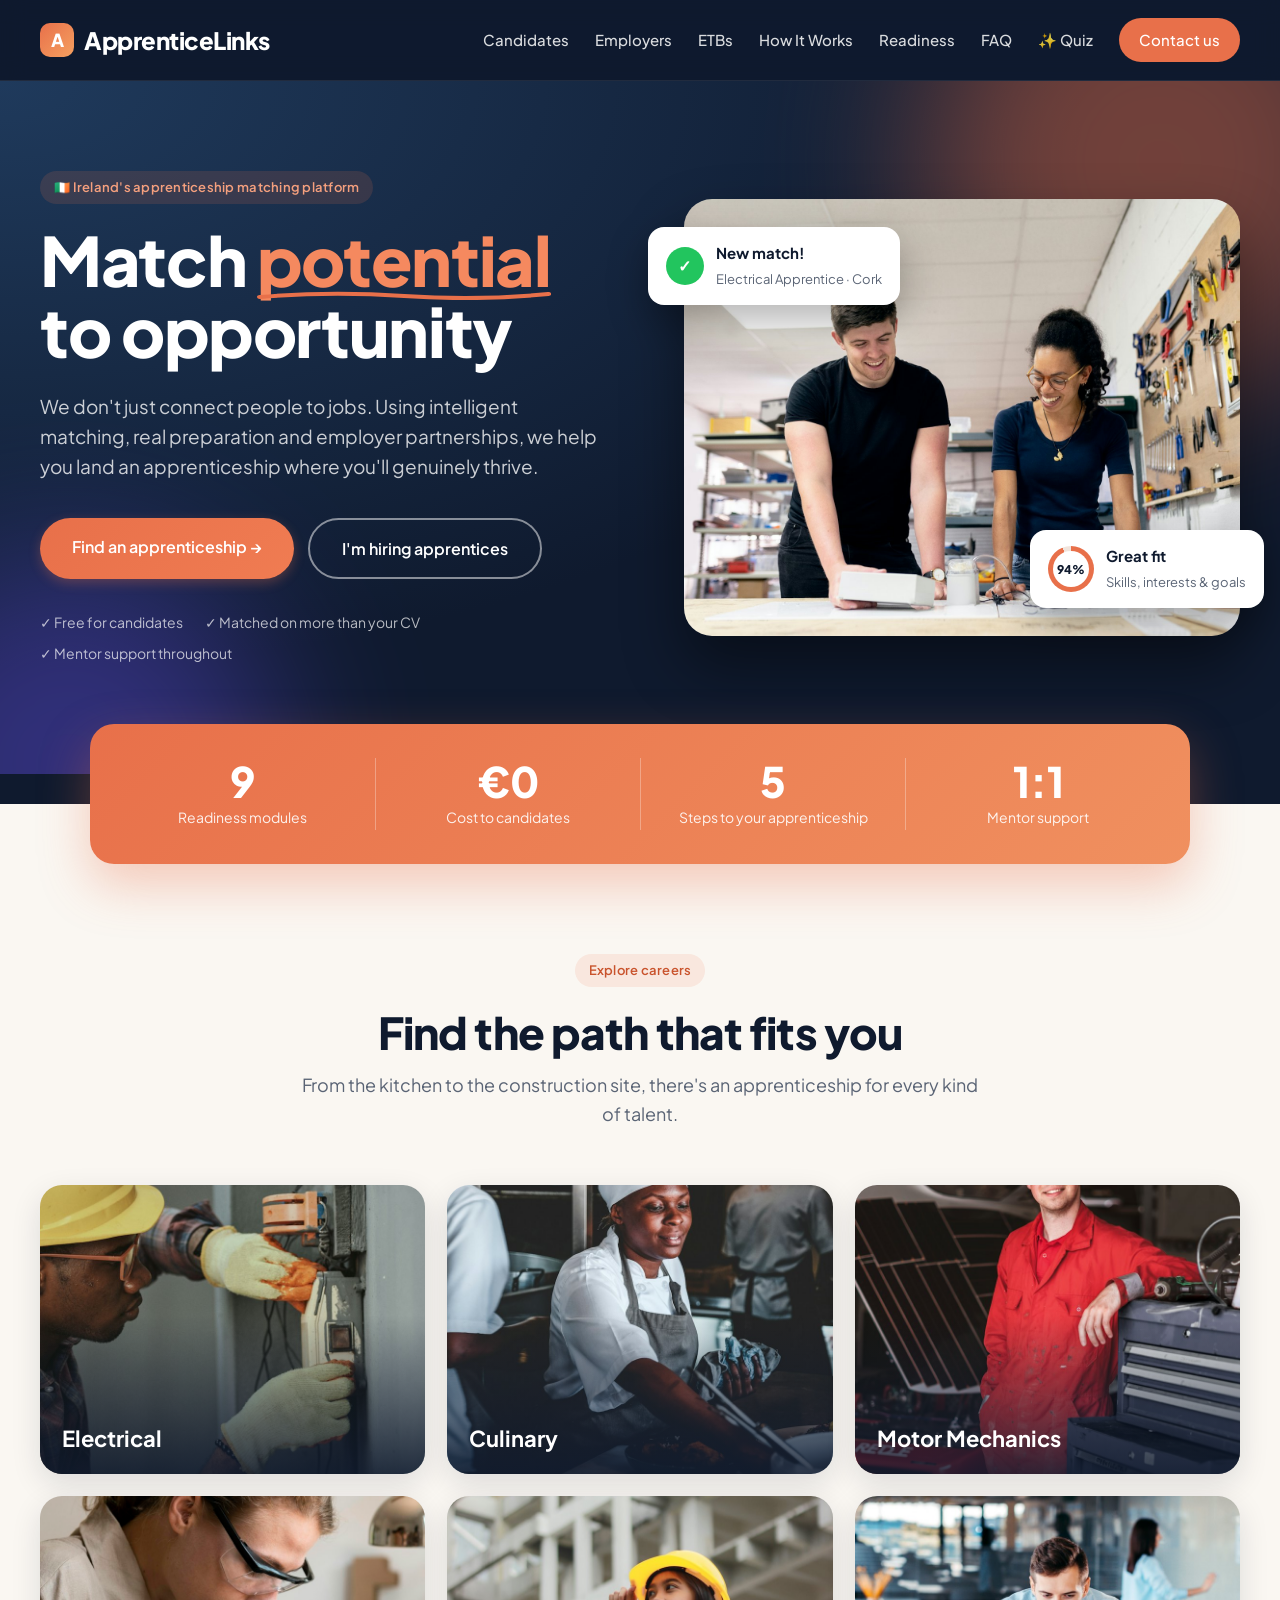
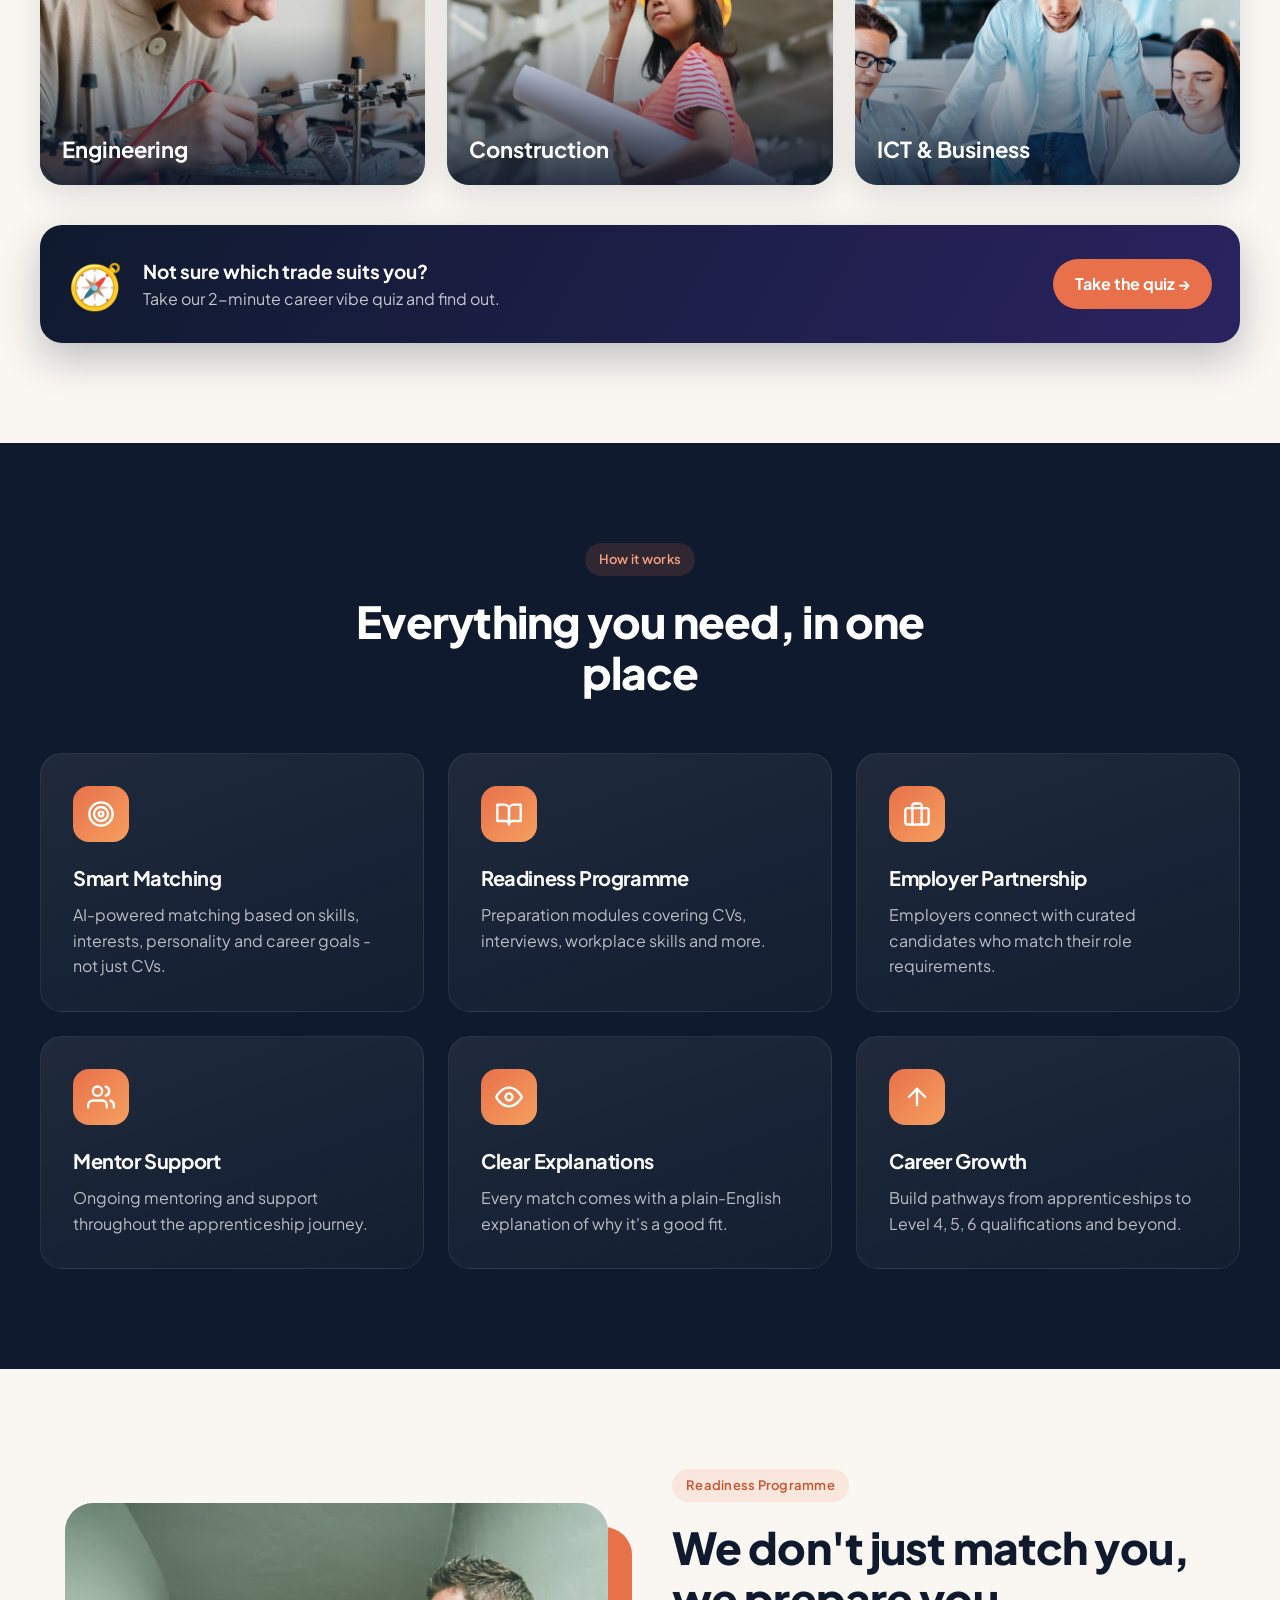
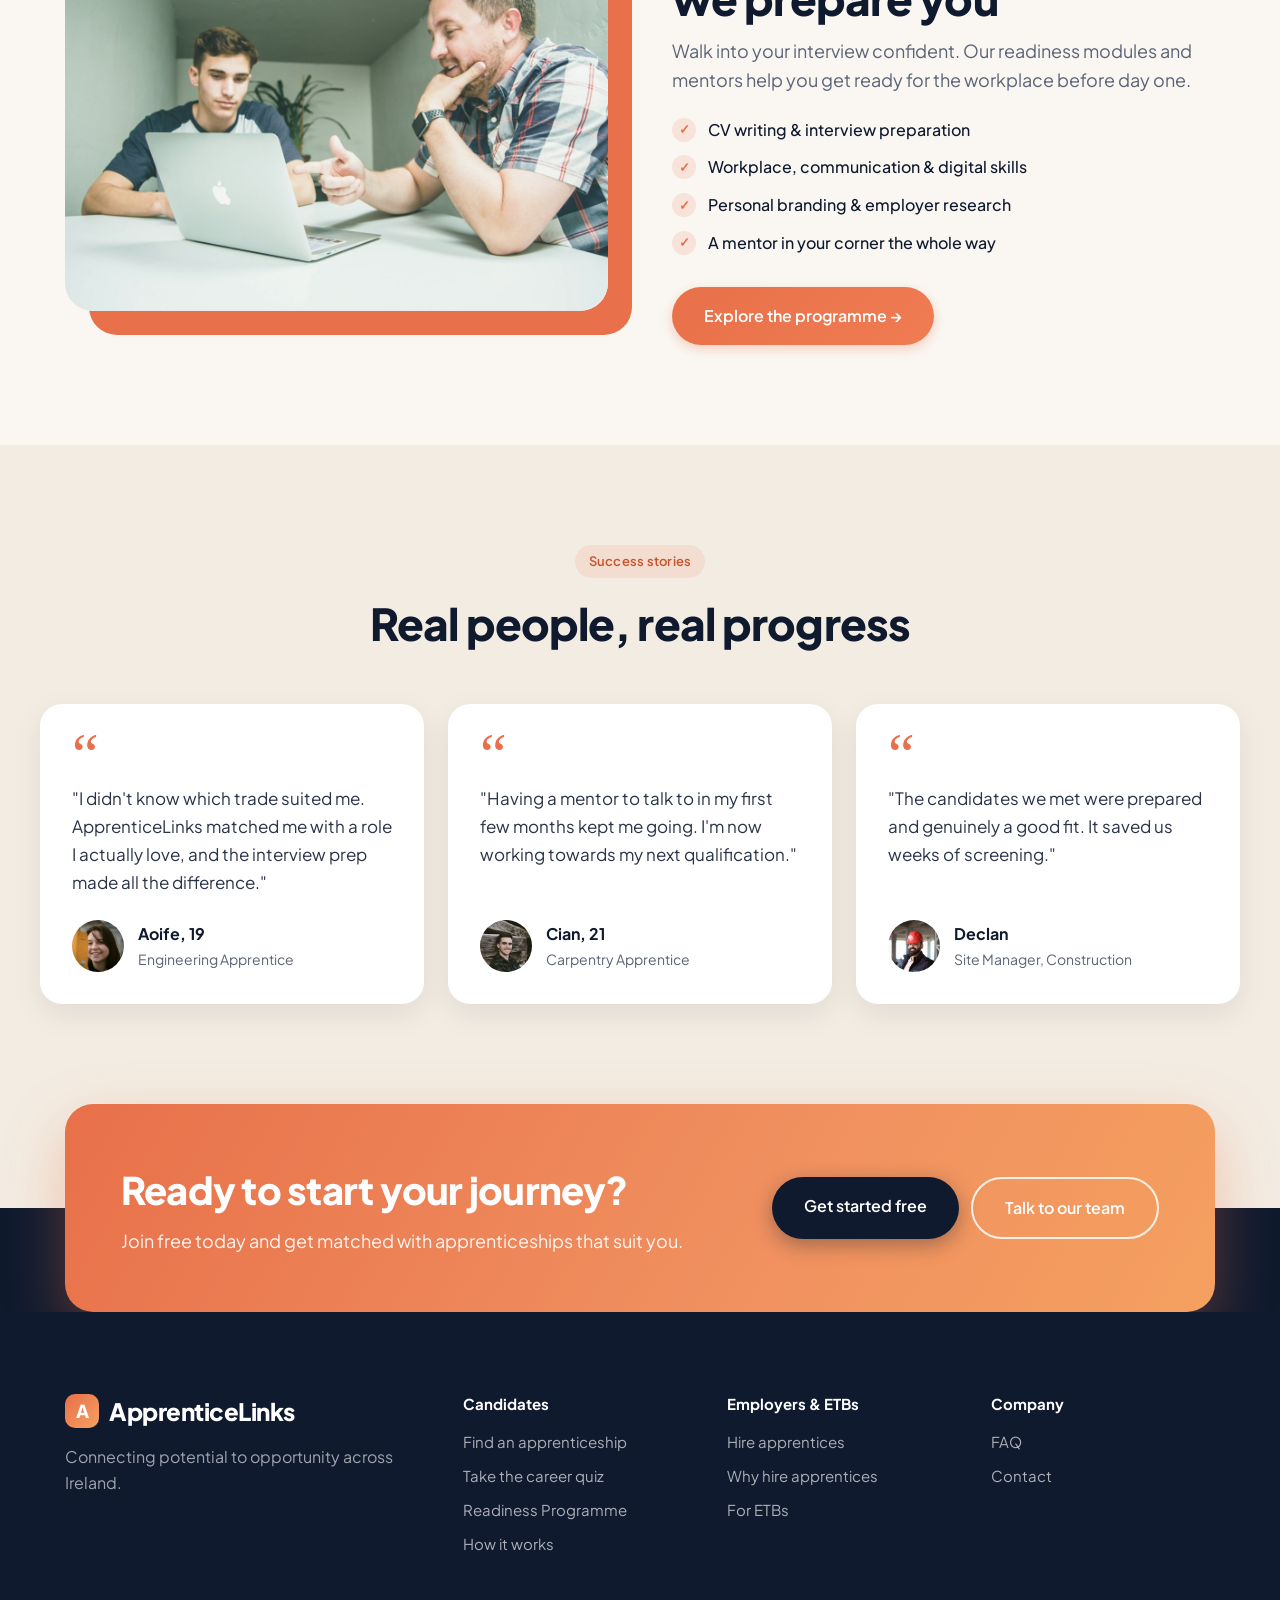
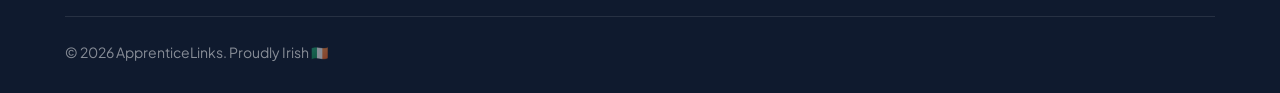
<file: index.html>
<!DOCTYPE html>
<html lang="en">
<head>
  <meta charset="UTF-8">
  <meta name="viewport" content="width=device-width, initial-scale=1.0">
  <meta name="description" content="ApprenticeLinks - Ireland's leading AI-powered apprenticeship matching platform">
  <title>ApprenticeLinks - Match Potential to Opportunity</title>
  <link rel="preconnect" href="https://fonts.googleapis.com">
  <link rel="preconnect" href="https://fonts.gstatic.com" crossorigin>
  <link href="https://fonts.googleapis.com/css2?family=Plus+Jakarta+Sans:wght@400;500;600;700;800&display=swap" rel="stylesheet">
  <link rel="stylesheet" href="styles.css">
</head>
<body class="home">
  <header class="site-header">
    <a href="index.html" class="logo"><span class="logo-mark">A</span>ApprenticeLinks</a>
    <button class="nav-toggle" aria-label="Open menu" aria-expanded="false">
      <span></span><span></span><span></span>
    </button>
    <nav class="site-nav">
      <a href="for-candidates.html">Candidates</a>
      <a href="for-employers.html">Employers</a>
      <a href="for-colleges.html">ETBs</a>
      <a href="how-it-works.html">How It Works</a>
      <a href="readiness-programme.html">Readiness</a>
      <a href="faq.html">FAQ</a>
      <a href="quiz.html">✨ Quiz</a>
      <a href="contact.html" class="nav-cta">Contact us</a>
    </nav>
  </header>

  <!-- HERO -->
  <section class="home-hero">
    <div class="blob blob-1"></div>
    <div class="blob blob-2"></div>
    <div class="home-hero-inner">
      <div class="home-hero-text">
        <span class="eyebrow">🇮🇪 Ireland's apprenticeship matching platform</span>
        <h1>Match <span class="highlight">potential</span> to opportunity</h1>
        <p class="lead">We don't just connect people to jobs. Using intelligent matching, real preparation and employer partnerships, we help you land an apprenticeship where you'll genuinely thrive.</p>
        <div class="hero-actions">
          <a href="for-candidates.html" class="btn">Find an apprenticeship →</a>
          <a href="for-employers.html" class="btn btn-outline">I'm hiring apprentices</a>
        </div>
        <ul class="hero-trust">
          <li>✓ Free for candidates</li>
          <li>✓ Matched on more than your CV</li>
          <li>✓ Mentor support throughout</li>
        </ul>
      </div>
      <div class="home-hero-visual">
        <img src="images/hero.jpg" alt="Two young apprentices smiling while working together at a workshop bench">
        <div class="float-card float-card-1">
          <span class="float-icon">✓</span>
          <div><strong>New match!</strong><small>Electrical Apprentice · Cork</small></div>
        </div>
        <div class="float-card float-card-2">
          <div class="match-ring"><span>94%</span></div>
          <div><strong>Great fit</strong><small>Skills, interests &amp; goals</small></div>
        </div>
      </div>
    </div>
  </section>

  <!-- STATS -->
  <section class="stats-band">
    <div class="stat-item reveal"><span class="stat-num" data-count="9">9</span><span class="stat-label">Readiness modules</span></div>
    <div class="stat-item reveal"><span class="stat-num">€<span data-count="0">0</span></span><span class="stat-label">Cost to candidates</span></div>
    <div class="stat-item reveal"><span class="stat-num" data-count="5">5</span><span class="stat-label">Steps to your apprenticeship</span></div>
    <div class="stat-item reveal"><span class="stat-num">1:1</span><span class="stat-label">Mentor support</span></div>
  </section>

  <!-- TRADES -->
  <section class="home-section light">
    <div class="section-head reveal">
      <span class="eyebrow dark">Explore careers</span>
      <h2>Find the path that fits you</h2>
      <p>From the kitchen to the construction site, there's an apprenticeship for every kind of talent.</p>
    </div>
    <div class="trade-grid">
      <a href="for-candidates.html" class="trade-tile reveal"><img src="images/trade-electrical.jpg" alt="Electrician testing wiring" loading="lazy"><span>Electrical</span></a>
      <a href="for-candidates.html" class="trade-tile reveal"><img src="images/trade-culinary.jpg" alt="Young chef cooking in a professional kitchen" loading="lazy"><span>Culinary</span></a>
      <a href="for-candidates.html" class="trade-tile reveal"><img src="images/trade-motor.jpg" alt="Young mechanic in a garage beside a toolbox" loading="lazy"><span>Motor Mechanics</span></a>
      <a href="for-candidates.html" class="trade-tile reveal"><img src="images/trade-engineering.jpg" alt="Young technician soldering an electronic circuit" loading="lazy"><span>Engineering</span></a>
      <a href="for-candidates.html" class="trade-tile reveal"><img src="images/trade-construction.jpg" alt="Young woman in a hard hat holding building plans" loading="lazy"><span>Construction</span></a>
      <a href="for-candidates.html" class="trade-tile reveal"><img src="images/trade-ict.jpg" alt="Young team working together on laptops" loading="lazy"><span>ICT &amp; Business</span></a>
    </div>
    <a href="quiz.html" class="quiz-promo reveal">
      <span class="quiz-promo-emoji">🧭</span>
      <div>
        <strong>Not sure which trade suits you?</strong>
        <span>Take our 2-minute career vibe quiz and find out.</span>
      </div>
      <span class="quiz-promo-go">Take the quiz →</span>
    </a>
  </section>

  <!-- HOW IT WORKS -->
  <section class="home-section dark">
    <div class="section-head reveal">
      <span class="eyebrow">How it works</span>
      <h2>Everything you need, in one place</h2>
    </div>
    <div class="icon-grid">
      <div class="icon-card reveal">
        <div class="icon-badge"><svg viewBox="0 0 24 24"><circle cx="12" cy="12" r="10"/><circle cx="12" cy="12" r="6"/><circle cx="12" cy="12" r="2"/></svg></div>
        <h3>Smart Matching</h3>
        <p>AI-powered matching based on skills, interests, personality and career goals - not just CVs.</p>
      </div>
      <div class="icon-card reveal">
        <div class="icon-badge"><svg viewBox="0 0 24 24"><path d="M2 4h6a4 4 0 0 1 4 4v13a3 3 0 0 0-3-3H2z"/><path d="M22 4h-6a4 4 0 0 0-4 4v13a3 3 0 0 1 3-3h7z"/></svg></div>
        <h3>Readiness Programme</h3>
        <p>Preparation modules covering CVs, interviews, workplace skills and more.</p>
      </div>
      <div class="icon-card reveal">
        <div class="icon-badge"><svg viewBox="0 0 24 24"><rect x="2" y="7" width="20" height="14" rx="2"/><path d="M16 21V5a2 2 0 0 0-2-2h-4a2 2 0 0 0-2 2v16"/></svg></div>
        <h3>Employer Partnership</h3>
        <p>Employers connect with curated candidates who match their role requirements.</p>
      </div>
      <div class="icon-card reveal">
        <div class="icon-badge"><svg viewBox="0 0 24 24"><path d="M17 21v-2a4 4 0 0 0-4-4H5a4 4 0 0 0-4 4v2"/><circle cx="9" cy="7" r="4"/><path d="M23 21v-2a4 4 0 0 0-3-3.87"/><path d="M16 3.13a4 4 0 0 1 0 7.75"/></svg></div>
        <h3>Mentor Support</h3>
        <p>Ongoing mentoring and support throughout the apprenticeship journey.</p>
      </div>
      <div class="icon-card reveal">
        <div class="icon-badge"><svg viewBox="0 0 24 24"><path d="M1 12s4-8 11-8 11 8 11 8-4 8-11 8-11-8-11-8z"/><circle cx="12" cy="12" r="3"/></svg></div>
        <h3>Clear Explanations</h3>
        <p>Every match comes with a plain-English explanation of why it's a good fit.</p>
      </div>
      <div class="icon-card reveal">
        <div class="icon-badge"><svg viewBox="0 0 24 24"><path d="M12 19V5"/><path d="M5 12l7-7 7 7"/></svg></div>
        <h3>Career Growth</h3>
        <p>Build pathways from apprenticeships to Level 4, 5, 6 qualifications and beyond.</p>
      </div>
    </div>
  </section>

  <!-- SPLIT: PREPARATION -->
  <section class="home-section light">
    <div class="split">
      <div class="split-img reveal"><img src="images/mentor.jpg" alt="A mentor helping a young apprentice at a laptop" loading="lazy"></div>
      <div class="split-text reveal">
        <span class="eyebrow dark">Readiness Programme</span>
        <h2>We don't just match you, we prepare you</h2>
        <p>Walk into your interview confident. Our readiness modules and mentors help you get ready for the workplace before day one.</p>
        <ul class="check-list">
          <li>CV writing &amp; interview preparation</li>
          <li>Workplace, communication &amp; digital skills</li>
          <li>Personal branding &amp; employer research</li>
          <li>A mentor in your corner the whole way</li>
        </ul>
        <a href="readiness-programme.html" class="btn">Explore the programme →</a>
      </div>
    </div>
  </section>

  <!-- TESTIMONIALS
       PLACEHOLDER: these quotes and names are examples only.
       Replace them with real testimonials (with permission) before going live. -->
  <section class="home-section cream">
    <div class="section-head reveal">
      <span class="eyebrow dark">Success stories</span>
      <h2>Real people, real progress</h2>
    </div>
    <div class="quote-grid">
      <figure class="quote-card reveal">
        <blockquote>"I didn't know which trade suited me. ApprenticeLinks matched me with a role I actually love, and the interview prep made all the difference."</blockquote>
        <figcaption><img src="images/person-1.jpg" alt="" loading="lazy"><div><strong>Aoife, 19</strong><span>Engineering Apprentice</span></div></figcaption>
      </figure>
      <figure class="quote-card reveal">
        <blockquote>"Having a mentor to talk to in my first few months kept me going. I'm now working towards my next qualification."</blockquote>
        <figcaption><img src="images/person-2.jpg" alt="" loading="lazy"><div><strong>Cian, 21</strong><span>Carpentry Apprentice</span></div></figcaption>
      </figure>
      <figure class="quote-card reveal">
        <blockquote>"The candidates we met were prepared and genuinely a good fit. It saved us weeks of screening."</blockquote>
        <figcaption><img src="images/person-3.jpg" alt="" loading="lazy"><div><strong>Declan</strong><span>Site Manager, Construction</span></div></figcaption>
      </figure>
    </div>
  </section>

  <!-- CTA -->
  <section class="cta-band">
    <div class="cta-inner reveal">
      <div>
        <h2>Ready to start your journey?</h2>
        <p>Join free today and get matched with apprenticeships that suit you.</p>
      </div>
      <div class="cta-actions">
        <a href="for-candidates.html" class="btn btn-dark">Get started free</a>
        <a href="contact.html" class="btn btn-ghost">Talk to our team</a>
      </div>
    </div>
  </section>

  <footer class="site-footer">
    <div class="footer-grid">
      <div class="footer-brand">
        <a href="index.html" class="logo"><span class="logo-mark">A</span>ApprenticeLinks</a>
        <p>Connecting potential to opportunity across Ireland.</p>
      </div>
      <div>
        <h4>Candidates</h4>
        <a href="for-candidates.html">Find an apprenticeship</a>
        <a href="quiz.html">Take the career quiz</a>
        <a href="readiness-programme.html">Readiness Programme</a>
        <a href="how-it-works.html">How it works</a>
      </div>
      <div>
        <h4>Employers &amp; ETBs</h4>
        <a href="for-employers.html">Hire apprentices</a>
        <a href="why-hire-apprentices.html">Why hire apprentices</a>
        <a href="for-colleges.html">For ETBs</a>
      </div>
      <div>
        <h4>Company</h4>
        <a href="faq.html">FAQ</a>
        <a href="contact.html">Contact</a>
      </div>
    </div>
    <p class="footer-bottom">&copy; 2026 ApprenticeLinks. Proudly Irish 🇮🇪</p>
  </footer>

  <script src="main.js"></script>
</body>
</html>
</file>
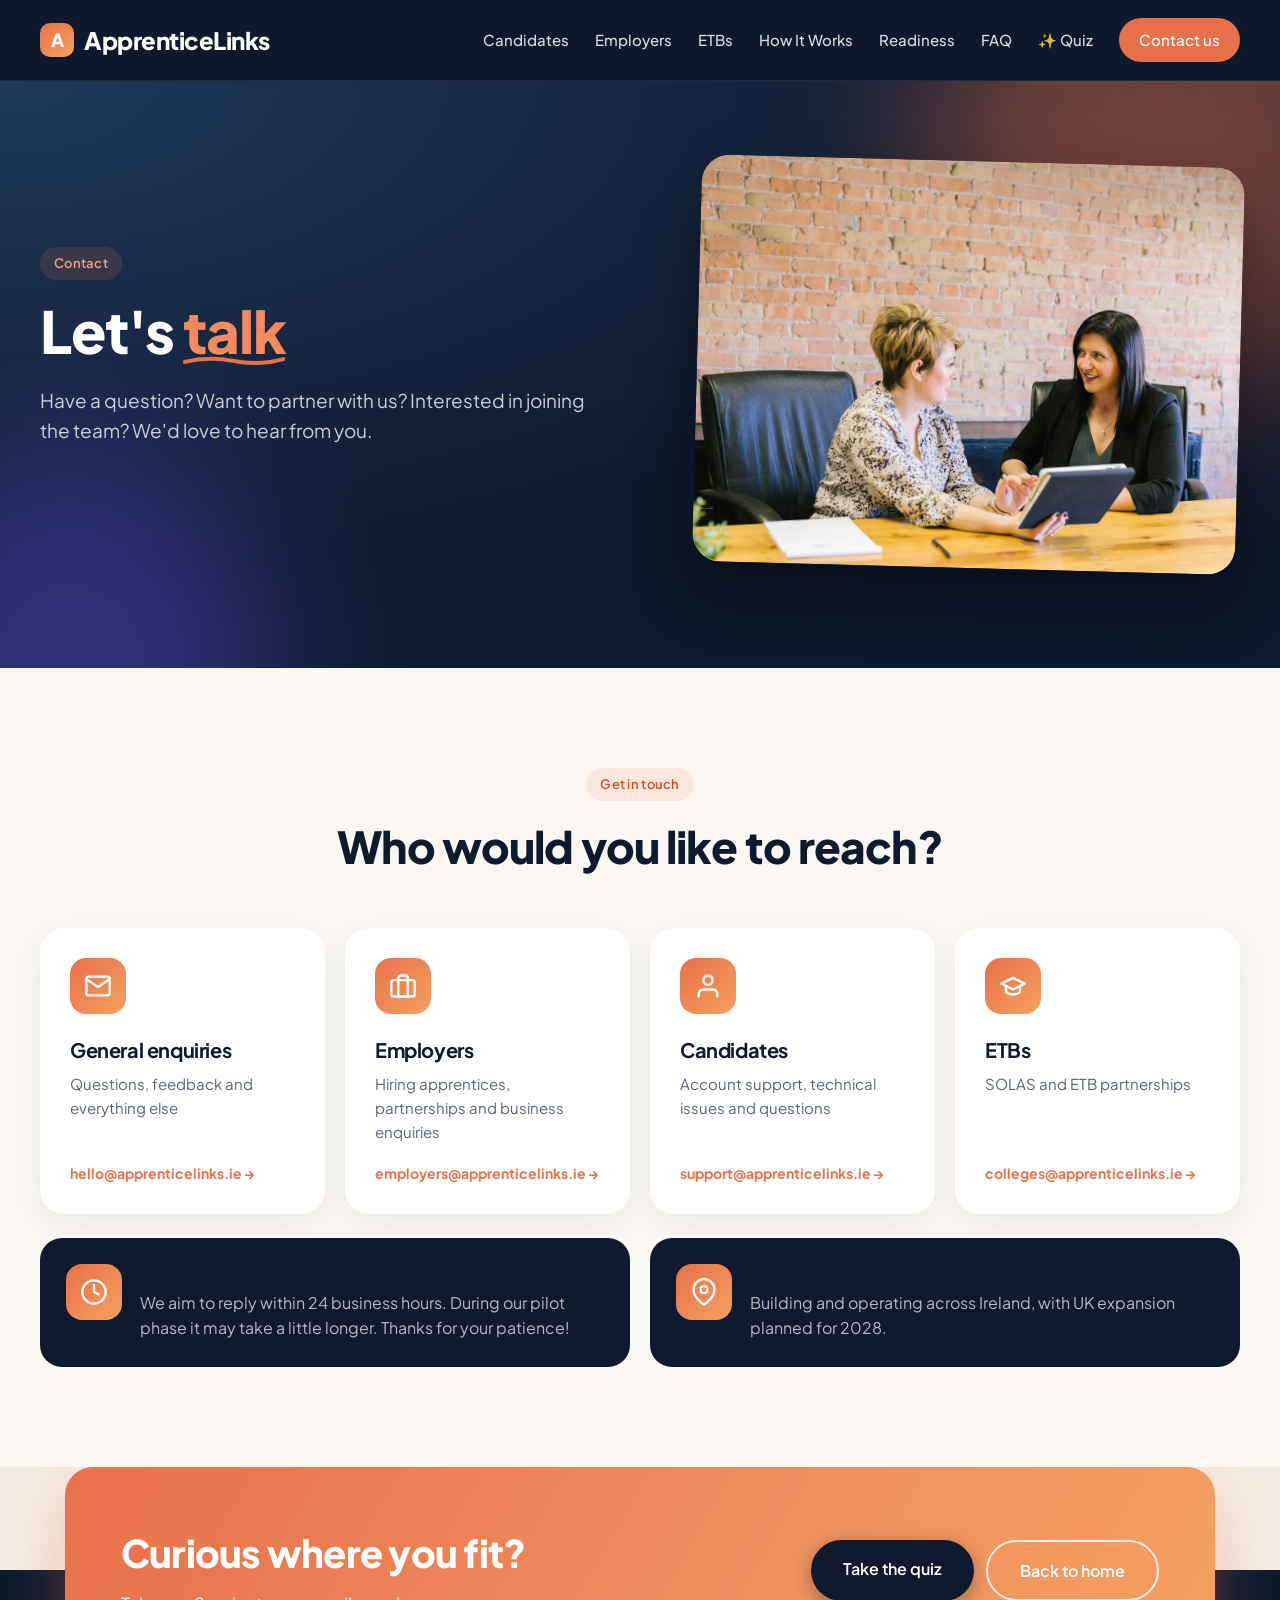
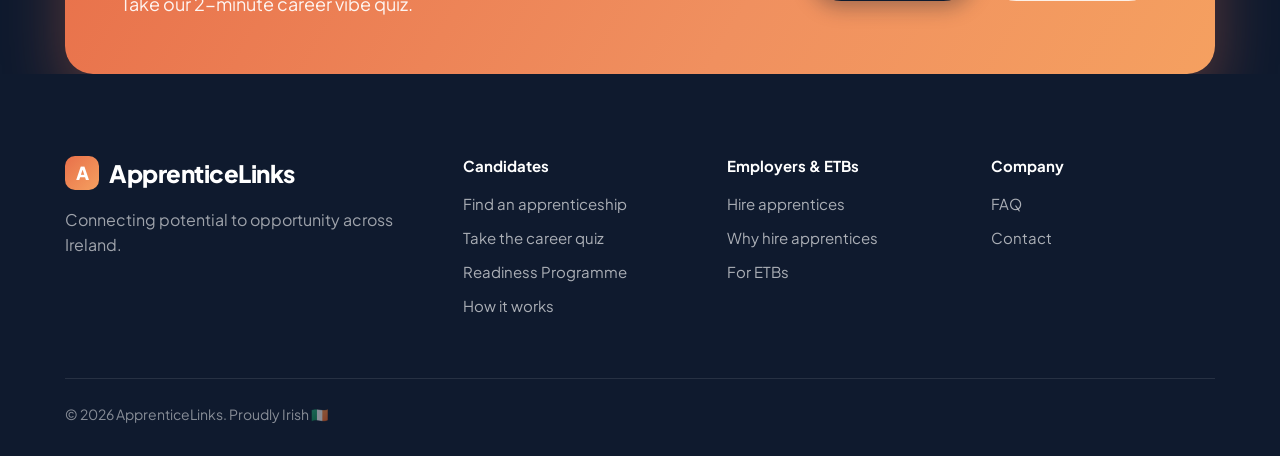
<file: contact.html>
<!DOCTYPE html>
<html lang="en">
<head>
  <meta charset="UTF-8">
  <meta name="viewport" content="width=device-width, initial-scale=1.0">
  <meta name="description" content="Get in touch with the ApprenticeLinks team.">
  <title>Contact - ApprenticeLinks</title>
  <link rel="preconnect" href="https://fonts.googleapis.com">
  <link rel="preconnect" href="https://fonts.gstatic.com" crossorigin>
  <link href="https://fonts.googleapis.com/css2?family=Plus+Jakarta+Sans:wght@400;500;600;700;800&display=swap" rel="stylesheet">
  <link rel="stylesheet" href="styles.css">
</head>
<body class="home">
  <header class="site-header">
    <a href="index.html" class="logo"><span class="logo-mark">A</span>ApprenticeLinks</a>
    <button class="nav-toggle" aria-label="Open menu" aria-expanded="false">
      <span></span><span></span><span></span>
    </button>
    <nav class="site-nav">
      <a href="for-candidates.html">Candidates</a>
      <a href="for-employers.html">Employers</a>
      <a href="for-colleges.html">ETBs</a>
      <a href="how-it-works.html">How It Works</a>
      <a href="readiness-programme.html">Readiness</a>
      <a href="faq.html">FAQ</a>
      <a href="quiz.html">✨ Quiz</a>
      <a href="contact.html" class="nav-cta active">Contact us</a>
    </nav>
  </header>

  <section class="page-hero">
    <div class="blob blob-1"></div>
    <div class="blob blob-2"></div>
    <div class="page-hero-inner">
      <div class="page-hero-text">
        <span class="eyebrow">Contact</span>
        <h1>Let's <span class="highlight">talk</span></h1>
        <p class="lead">Have a question? Want to partner with us? Interested in joining the team? We'd love to hear from you.</p>
      </div>
      <div class="page-hero-img"><img src="images/banner-contact.jpg" alt="Two women chatting across a meeting table"></div>
    </div>
  </section>

  <section class="home-section light">
    <div class="section-head reveal">
      <span class="eyebrow dark">Get in touch</span>
      <h2>Who would you like to reach?</h2>
    </div>
    <div class="contact-grid">
      <a class="contact-card reveal" href="mailto:hello@apprenticelinks.ie">
        <div class="icon-badge"><svg viewBox="0 0 24 24"><rect x="2" y="4" width="20" height="16" rx="2"/><path d="M22 6l-10 7L2 6"/></svg></div>
        <h3>General enquiries</h3>
        <p>Questions, feedback and everything else</p>
        <span class="contact-email">hello@apprenticelinks.ie →</span>
      </a>
      <a class="contact-card reveal" href="mailto:employers@apprenticelinks.ie">
        <div class="icon-badge"><svg viewBox="0 0 24 24"><rect x="2" y="7" width="20" height="14" rx="2"/><path d="M16 21V5a2 2 0 0 0-2-2h-4a2 2 0 0 0-2 2v16"/></svg></div>
        <h3>Employers</h3>
        <p>Hiring apprentices, partnerships and business enquiries</p>
        <span class="contact-email">employers@apprenticelinks.ie →</span>
      </a>
      <a class="contact-card reveal" href="mailto:support@apprenticelinks.ie">
        <div class="icon-badge"><svg viewBox="0 0 24 24"><path d="M20 21v-2a4 4 0 0 0-4-4H8a4 4 0 0 0-4 4v2"/><circle cx="12" cy="7" r="4"/></svg></div>
        <h3>Candidates</h3>
        <p>Account support, technical issues and questions</p>
        <span class="contact-email">support@apprenticelinks.ie →</span>
      </a>
      <a class="contact-card reveal" href="mailto:colleges@apprenticelinks.ie">
        <div class="icon-badge"><svg viewBox="0 0 24 24"><path d="M22 10L12 5 2 10l10 5 10-5z"/><path d="M6 12v5c3 3 9 3 12 0v-5"/></svg></div>
        <h3>ETBs</h3>
        <p>SOLAS and ETB partnerships</p>
        <span class="contact-email">colleges@apprenticelinks.ie →</span>
      </a>
    </div>
    <div class="contact-info reveal">
      <div><div class="icon-badge"><svg viewBox="0 0 24 24"><circle cx="12" cy="12" r="10"/><path d="M12 6v6l4 2"/></svg></div><div><strong>Response time</strong><p>We aim to reply within 24 business hours. During our pilot phase it may take a little longer. Thanks for your patience!</p></div></div>
      <div><div class="icon-badge"><svg viewBox="0 0 24 24"><path d="M21 10c0 7-9 13-9 13s-9-6-9-13a9 9 0 0 1 18 0z"/><circle cx="12" cy="10" r="3"/></svg></div><div><strong>Location</strong><p>Building and operating across Ireland, with UK expansion planned for 2028.</p></div></div>
    </div>
  </section>

  <section class="cta-band" style="--cta-top: #faf7f2">
    <div class="cta-inner reveal">
      <div>
        <h2>Curious where you fit?</h2>
        <p>Take our 2-minute career vibe quiz.</p>
      </div>
      <div class="cta-actions">
        <a href="quiz.html" class="btn btn-dark">Take the quiz</a>
        <a href="index.html" class="btn btn-ghost">Back to home</a>
      </div>
    </div>
  </section>

  <footer class="site-footer">
    <div class="footer-grid">
      <div class="footer-brand">
        <a href="index.html" class="logo"><span class="logo-mark">A</span>ApprenticeLinks</a>
        <p>Connecting potential to opportunity across Ireland.</p>
      </div>
      <div>
        <h4>Candidates</h4>
        <a href="for-candidates.html">Find an apprenticeship</a>
        <a href="quiz.html">Take the career quiz</a>
        <a href="readiness-programme.html">Readiness Programme</a>
        <a href="how-it-works.html">How it works</a>
      </div>
      <div>
        <h4>Employers &amp; ETBs</h4>
        <a href="for-employers.html">Hire apprentices</a>
        <a href="why-hire-apprentices.html">Why hire apprentices</a>
        <a href="for-colleges.html">For ETBs</a>
      </div>
      <div>
        <h4>Company</h4>
        <a href="faq.html">FAQ</a>
        <a href="contact.html">Contact</a>
      </div>
    </div>
    <p class="footer-bottom">&copy; 2026 ApprenticeLinks. Proudly Irish 🇮🇪</p>
  </footer>
  <script src="main.js"></script>
</body>
</html>
</file>
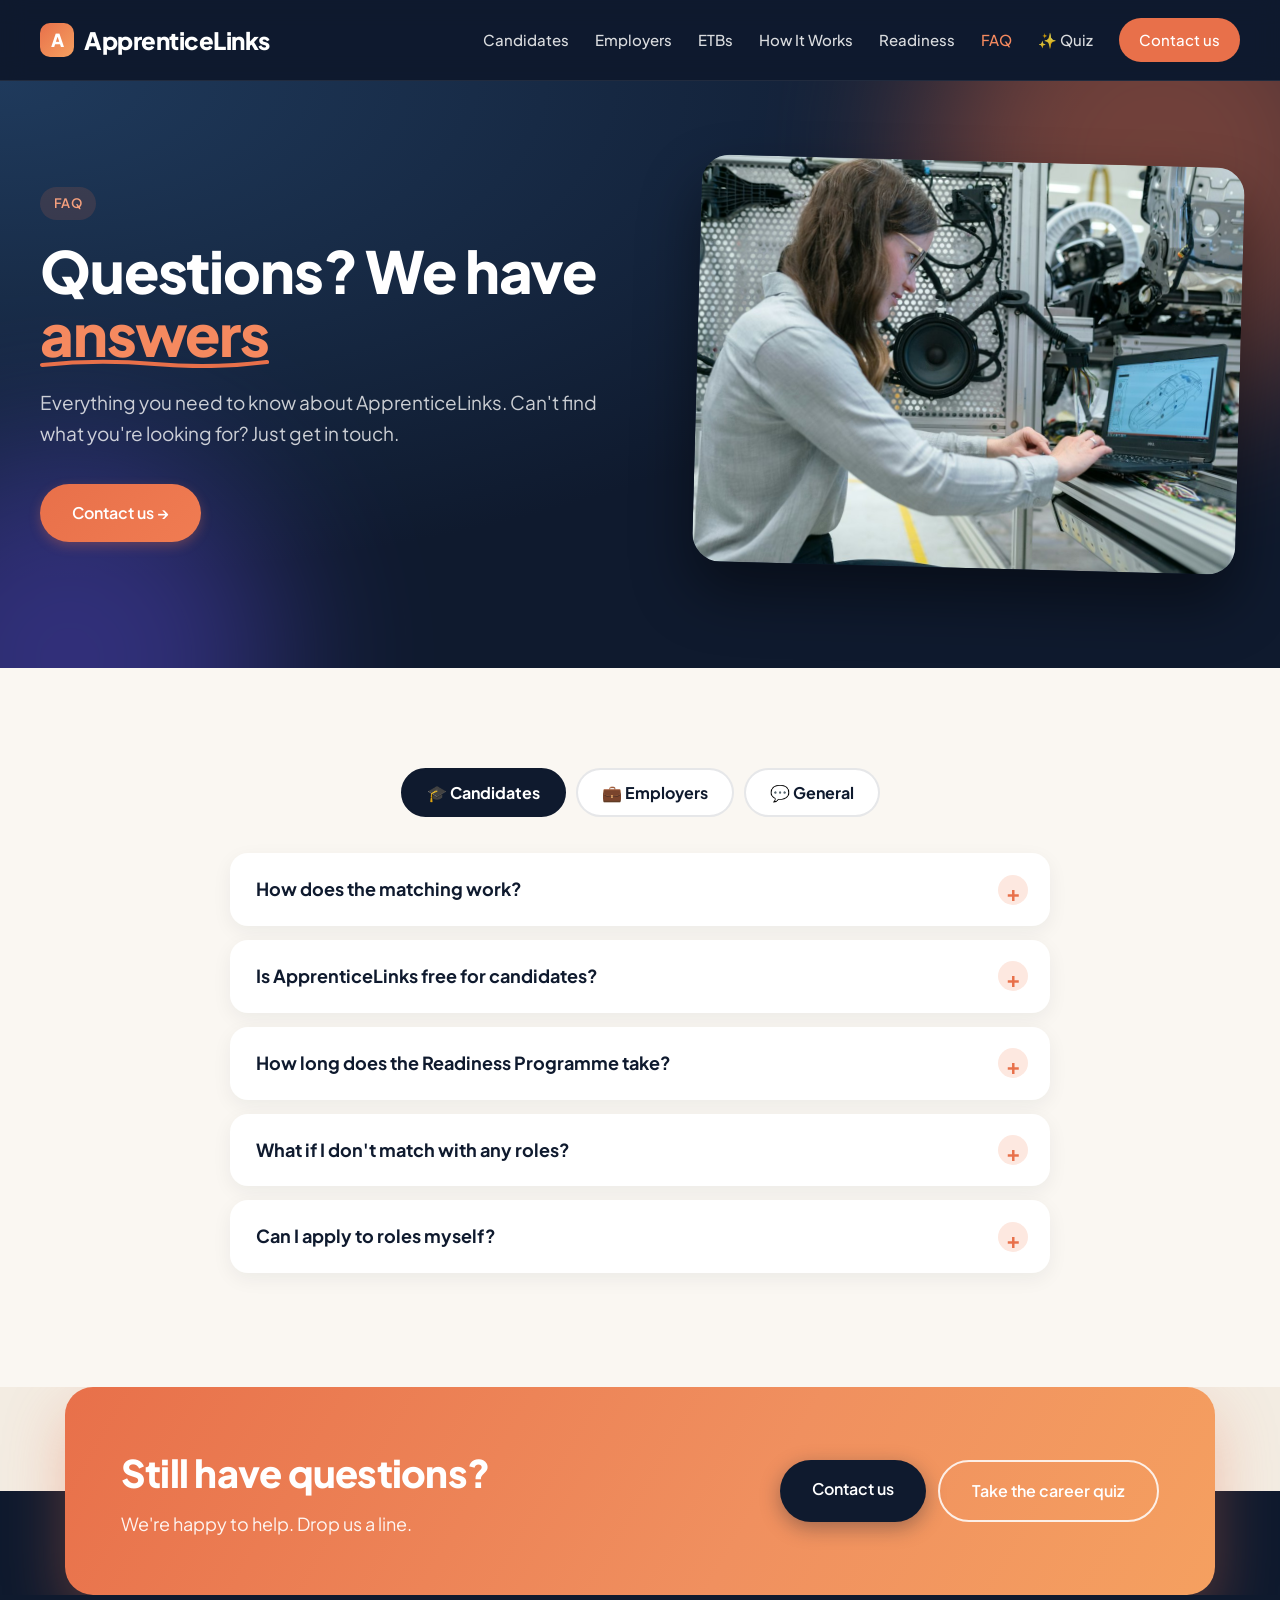
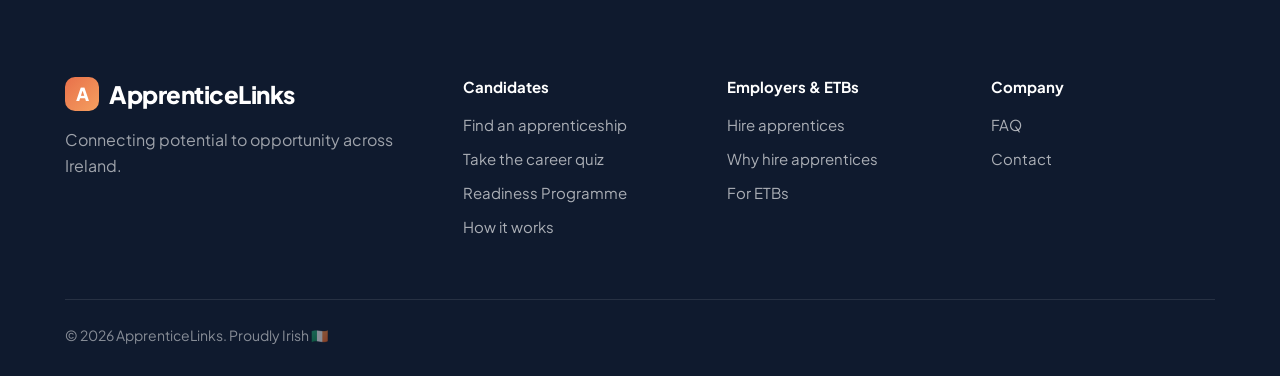
<file: faq.html>
<!DOCTYPE html>
<html lang="en">
<head>
  <meta charset="UTF-8">
  <meta name="viewport" content="width=device-width, initial-scale=1.0">
  <meta name="description" content="Frequently asked questions about ApprenticeLinks.">
  <title>FAQ - ApprenticeLinks</title>
  <link rel="preconnect" href="https://fonts.googleapis.com">
  <link rel="preconnect" href="https://fonts.gstatic.com" crossorigin>
  <link href="https://fonts.googleapis.com/css2?family=Plus+Jakarta+Sans:wght@400;500;600;700;800&display=swap" rel="stylesheet">
  <link rel="stylesheet" href="styles.css">
</head>
<body class="home">
  <header class="site-header">
    <a href="index.html" class="logo"><span class="logo-mark">A</span>ApprenticeLinks</a>
    <button class="nav-toggle" aria-label="Open menu" aria-expanded="false">
      <span></span><span></span><span></span>
    </button>
    <nav class="site-nav">
      <a href="for-candidates.html">Candidates</a>
      <a href="for-employers.html">Employers</a>
      <a href="for-colleges.html">ETBs</a>
      <a href="how-it-works.html">How It Works</a>
      <a href="readiness-programme.html">Readiness</a>
      <a href="faq.html" class="active">FAQ</a>
      <a href="quiz.html">✨ Quiz</a>
      <a href="contact.html" class="nav-cta">Contact us</a>
    </nav>
  </header>

  <section class="page-hero">
    <div class="blob blob-1"></div>
    <div class="blob blob-2"></div>
    <div class="page-hero-inner">
      <div class="page-hero-text">
        <span class="eyebrow">FAQ</span>
        <h1>Questions? We have <span class="highlight">answers</span></h1>
        <p class="lead">Everything you need to know about ApprenticeLinks. Can't find what you're looking for? Just get in touch.</p>
        <div class="hero-actions">
          <a href="contact.html" class="btn">Contact us →</a>
        </div>
      </div>
      <div class="page-hero-img"><img src="images/banner-faq.jpg" alt="A young woman working at a laptop in a workshop"></div>
    </div>
  </section>

  <section class="home-section light">
    <div class="faq-wrap">
      <div class="faq-tabs reveal" role="tablist">
        <button class="faq-tab active" data-tab="candidates">🎓 Candidates</button>
        <button class="faq-tab" data-tab="employers">💼 Employers</button>
        <button class="faq-tab" data-tab="general">💬 General</button>
      </div>
      <div class="faq-list" data-panel="candidates">
      <details class="faq-item reveal">
        <summary>How does the matching work?</summary>
        <div class="faq-body"><p>Our matching engine looks at 30 candidate features (skills, personality, learning style, career goals and more) and 12 vacancy features to predict placement success. Each match is explained in plain English so you understand why you have been matched to a role.</p></div>
      </details>
      <details class="faq-item reveal">
        <summary>Is ApprenticeLinks free for candidates?</summary>
        <div class="faq-body"><p>Yes, completely free. You can create a profile, complete the Readiness Programme and access matched opportunities at no cost.</p></div>
      </details>
      <details class="faq-item reveal">
        <summary>How long does the Readiness Programme take?</summary>
        <div class="faq-body"><p>Around 20–25 hours in total. You can go at your own pace, and most candidates finish in 4–8 weeks.</p></div>
      </details>
      <details class="faq-item reveal">
        <summary>What if I don't match with any roles?</summary>
        <div class="faq-body"><p>We will recommend readiness modules to strengthen your profile, connect you with mentors and let you know when matching roles become available.</p></div>
      </details>
      <details class="faq-item reveal">
        <summary>Can I apply to roles myself?</summary>
        <div class="faq-body"><p>Yes. We recommend matches, but you can also browse and apply directly to vacancies posted on the platform.</p></div>
      </details>
      </div>
      <div class="faq-list" data-panel="employers" hidden>
      <details class="faq-item reveal">
        <summary>How much does ApprenticeLinks cost?</summary>
        <div class="faq-body"><p>We offer Starter, Growth and Enterprise plans to suit businesses of every size. All plans include matching and candidate profiles. <a class="text-link" href="contact.html">Get in touch</a> and we will find the right plan for you.</p></div>
      </details>
      <details class="faq-item reveal">
        <summary>How does matching work for employers?</summary>
        <div class="faq-body"><p>When you post a vacancy, we analyse your role, company and culture, then identify pre-assessed candidates with the highest predicted success. You see the top matches with explanations.</p></div>
      </details>
      <details class="faq-item reveal">
        <summary>How many candidates will I see?</summary>
        <div class="faq-body"><p>Typically 5–20 top matches, depending on the vacancy and candidate availability. It is intentionally selective: quality over quantity.</p></div>
      </details>
      <details class="faq-item reveal">
        <summary>Can I still use my usual recruitment?</summary>
        <div class="faq-body"><p>Absolutely. ApprenticeLinks complements your existing process. Use our matches and still accept direct applications if you prefer.</p></div>
      </details>
      <details class="faq-item reveal">
        <summary>What data do you collect about my company?</summary>
        <div class="faq-body"><p>Role descriptions and company information. All data is stored securely and never shared with third parties.</p></div>
      </details>
      </div>
      <div class="faq-list" data-panel="general" hidden>
      <details class="faq-item reveal">
        <summary>When is ApprenticeLinks launching?</summary>
        <div class="faq-body"><p>We are currently in a manual pilot. The MVP launches in Q1 2027, with the full matching engine live by Q4 2027.</p></div>
      </details>
      <details class="faq-item reveal">
        <summary>Will ApprenticeLinks expand to the UK?</summary>
        <div class="faq-body"><p>Yes. We are launching in Ireland first (2027), then expanding to the UK (2028).</p></div>
      </details>
      <details class="faq-item reveal">
        <summary>Is my data secure?</summary>
        <div class="faq-body"><p>Yes. We use strong encryption and comply with GDPR and Irish data protection law. Candidate data is never shared with employers without consent.</p></div>
      </details>
      <details class="faq-item reveal">
        <summary>How do I contact support?</summary>
        <div class="faq-body"><p>Email <a class="text-link" href="mailto:support@apprenticelinks.ie">support@apprenticelinks.ie</a> or visit our <a class="text-link" href="contact.html">contact page</a>. We aim to respond within 24 hours.</p></div>
      </details>
      </div>
    </div>
  </section>

  <section class="cta-band" style="--cta-top: #faf7f2">
    <div class="cta-inner reveal">
      <div>
        <h2>Still have questions?</h2>
        <p>We're happy to help. Drop us a line.</p>
      </div>
      <div class="cta-actions">
        <a href="contact.html" class="btn btn-dark">Contact us</a>
        <a href="quiz.html" class="btn btn-ghost">Take the career quiz</a>
      </div>
    </div>
  </section>

  <footer class="site-footer">
    <div class="footer-grid">
      <div class="footer-brand">
        <a href="index.html" class="logo"><span class="logo-mark">A</span>ApprenticeLinks</a>
        <p>Connecting potential to opportunity across Ireland.</p>
      </div>
      <div>
        <h4>Candidates</h4>
        <a href="for-candidates.html">Find an apprenticeship</a>
        <a href="quiz.html">Take the career quiz</a>
        <a href="readiness-programme.html">Readiness Programme</a>
        <a href="how-it-works.html">How it works</a>
      </div>
      <div>
        <h4>Employers &amp; ETBs</h4>
        <a href="for-employers.html">Hire apprentices</a>
        <a href="why-hire-apprentices.html">Why hire apprentices</a>
        <a href="for-colleges.html">For ETBs</a>
      </div>
      <div>
        <h4>Company</h4>
        <a href="faq.html">FAQ</a>
        <a href="contact.html">Contact</a>
      </div>
    </div>
    <p class="footer-bottom">&copy; 2026 ApprenticeLinks. Proudly Irish 🇮🇪</p>
  </footer>
  <script src="main.js"></script>
</body>
</html>
</file>
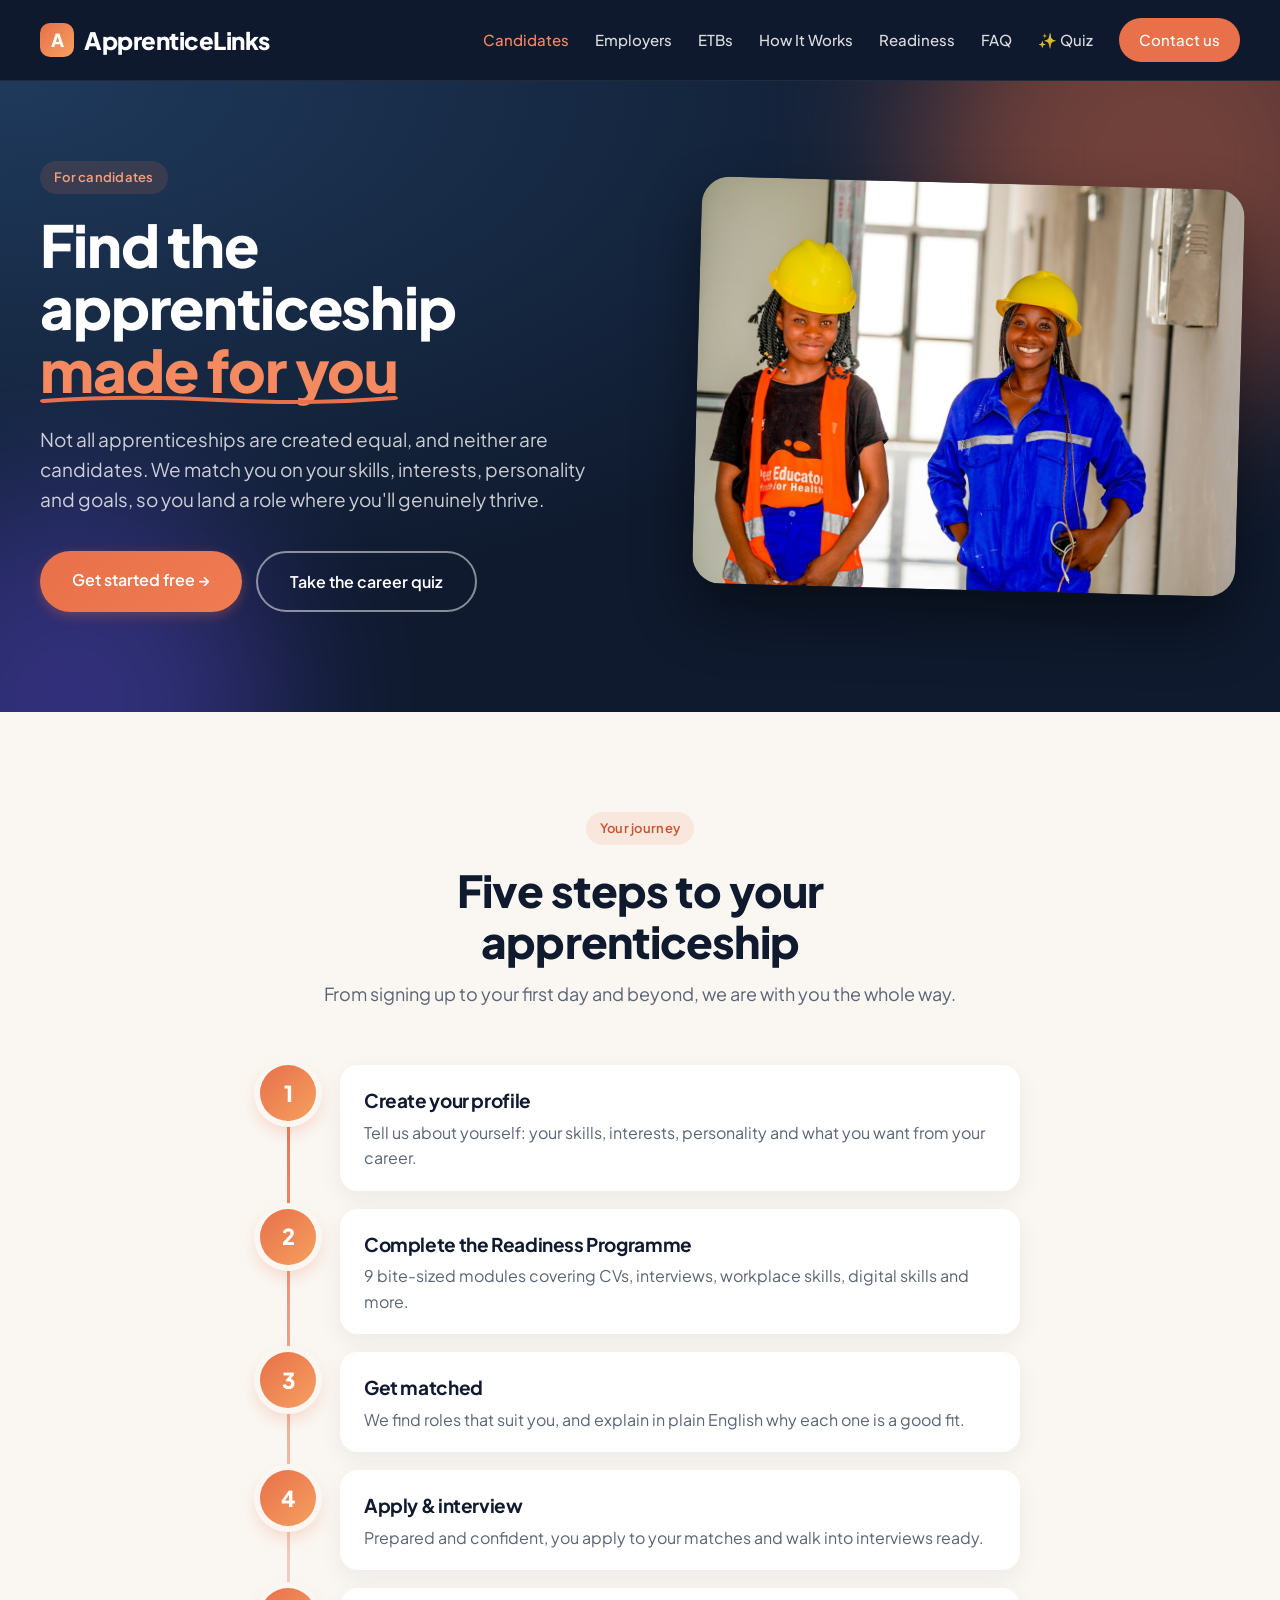
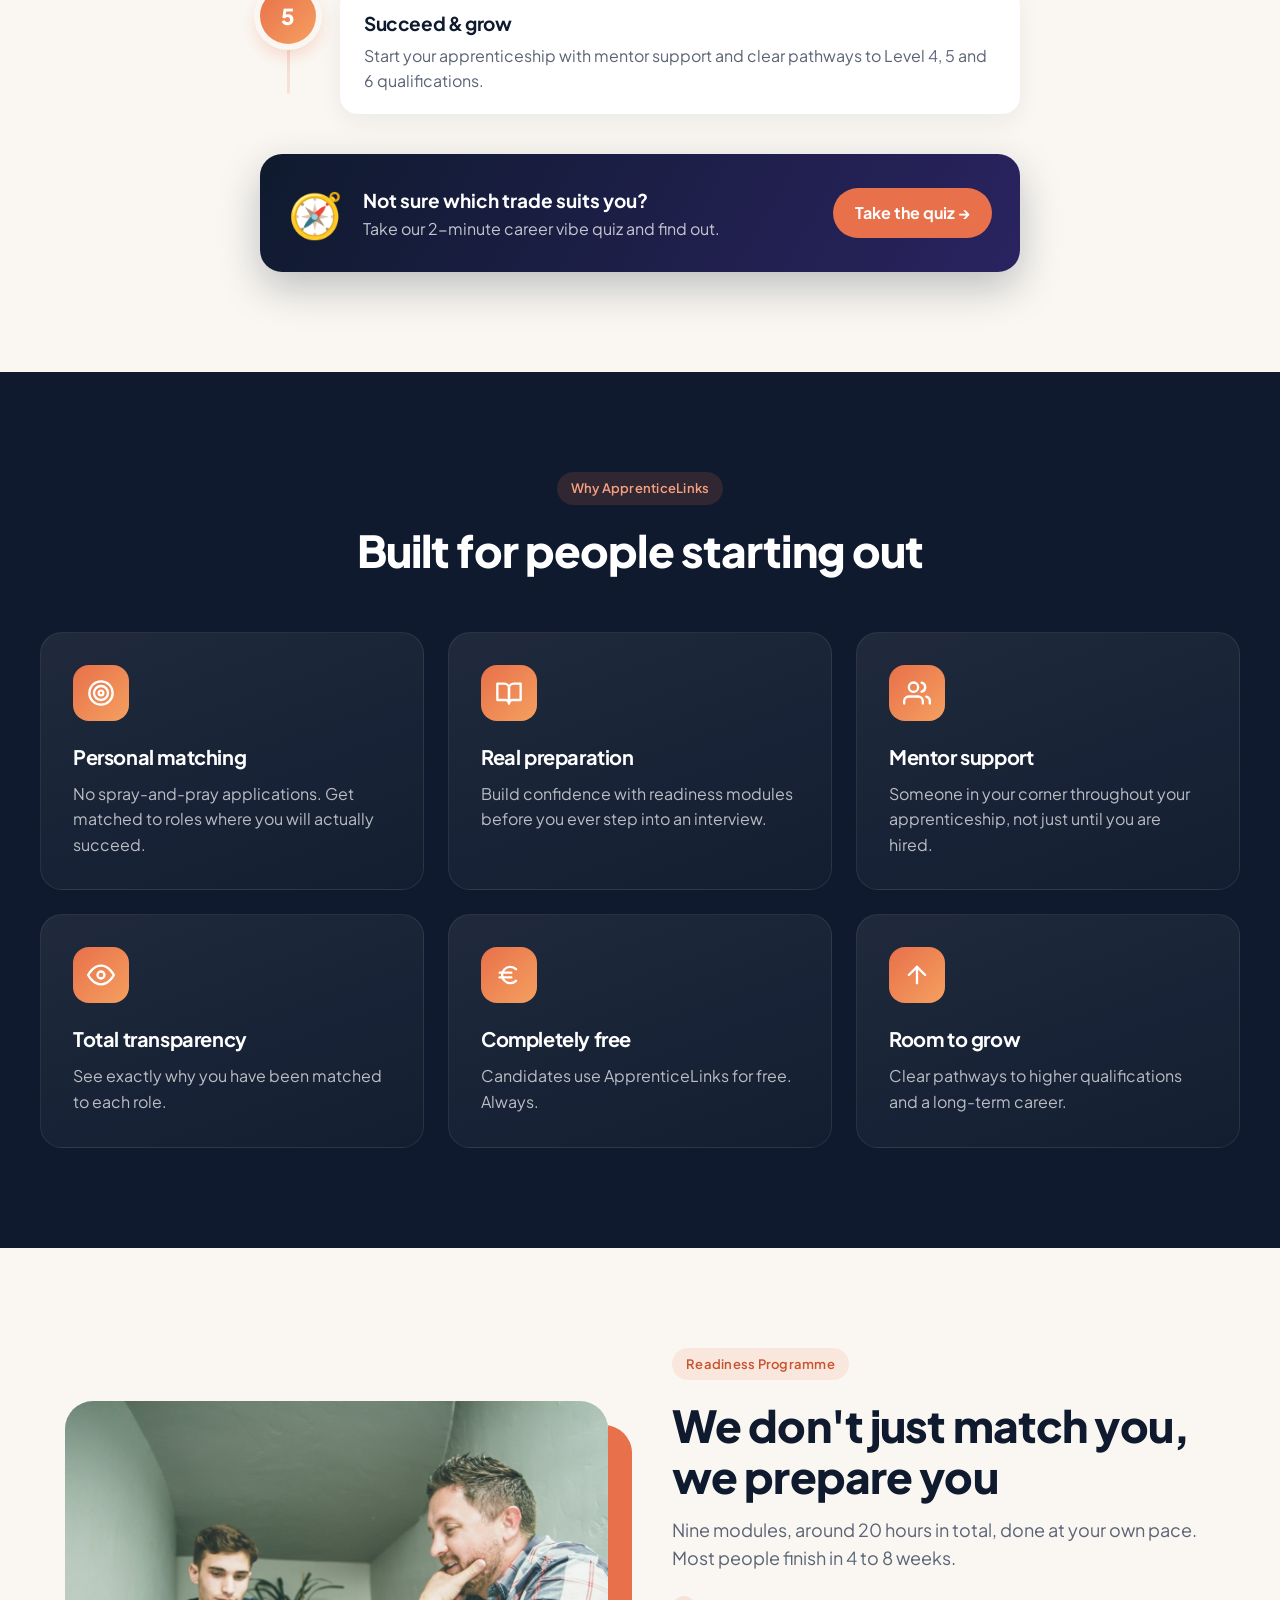
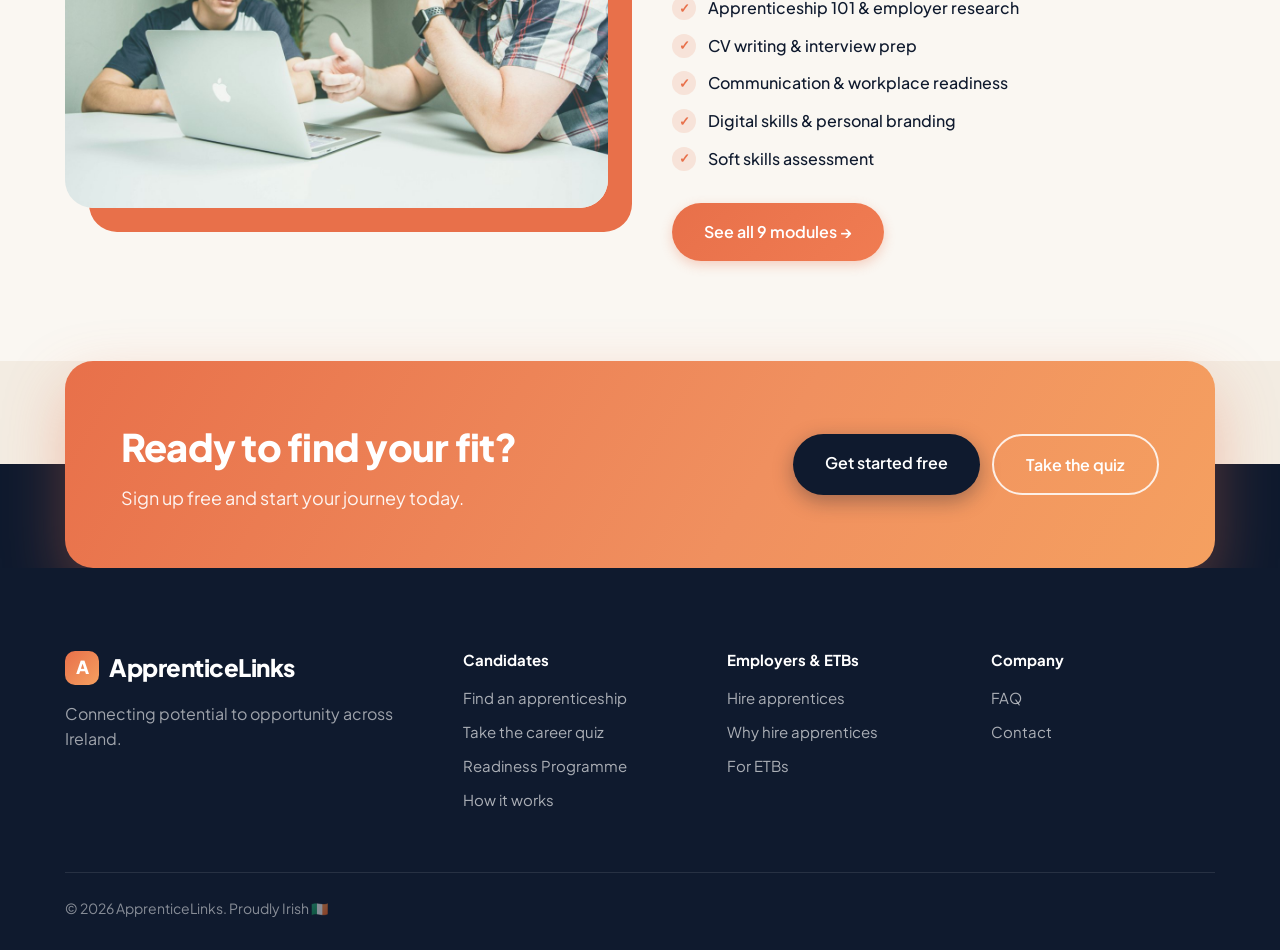
<file: for-candidates.html>
<!DOCTYPE html>
<html lang="en">
<head>
  <meta charset="UTF-8">
  <meta name="viewport" content="width=device-width, initial-scale=1.0">
  <meta name="description" content="Find an apprenticeship that fits you - free matching, preparation and mentor support.">
  <title>For Candidates - ApprenticeLinks</title>
  <link rel="preconnect" href="https://fonts.googleapis.com">
  <link rel="preconnect" href="https://fonts.gstatic.com" crossorigin>
  <link href="https://fonts.googleapis.com/css2?family=Plus+Jakarta+Sans:wght@400;500;600;700;800&display=swap" rel="stylesheet">
  <link rel="stylesheet" href="styles.css">
</head>
<body class="home">
  <header class="site-header">
    <a href="index.html" class="logo"><span class="logo-mark">A</span>ApprenticeLinks</a>
    <button class="nav-toggle" aria-label="Open menu" aria-expanded="false">
      <span></span><span></span><span></span>
    </button>
    <nav class="site-nav">
      <a href="for-candidates.html" class="active">Candidates</a>
      <a href="for-employers.html">Employers</a>
      <a href="for-colleges.html">ETBs</a>
      <a href="how-it-works.html">How It Works</a>
      <a href="readiness-programme.html">Readiness</a>
      <a href="faq.html">FAQ</a>
      <a href="quiz.html">✨ Quiz</a>
      <a href="contact.html" class="nav-cta">Contact us</a>
    </nav>
  </header>

  <section class="page-hero">
    <div class="blob blob-1"></div>
    <div class="blob blob-2"></div>
    <div class="page-hero-inner">
      <div class="page-hero-text">
        <span class="eyebrow">For candidates</span>
        <h1>Find the apprenticeship <span class="highlight">made for you</span></h1>
        <p class="lead">Not all apprenticeships are created equal, and neither are candidates. We match you on your skills, interests, personality and goals, so you land a role where you'll genuinely thrive.</p>
        <div class="hero-actions">
          <a href="contact.html" class="btn">Get started free →</a>
          <a href="quiz.html" class="btn btn-outline">Take the career quiz</a>
        </div>
      </div>
      <div class="page-hero-img"><img src="images/banner-candidates.jpg" alt="Two smiling young apprentices in hard hats and workwear"></div>
    </div>
  </section>

  <section class="home-section light">
    <div class="section-head reveal">
      <span class="eyebrow dark">Your journey</span>
      <h2>Five steps to your apprenticeship</h2>
      <p>From signing up to your first day and beyond, we are with you the whole way.</p>
    </div>
    <ol class="timeline">
      <li class="reveal"><span class="t-num">1</span><div><h3>Create your profile</h3><p>Tell us about yourself: your skills, interests, personality and what you want from your career.</p></div></li>
      <li class="reveal"><span class="t-num">2</span><div><h3>Complete the Readiness Programme</h3><p>9 bite-sized modules covering CVs, interviews, workplace skills, digital skills and more.</p></div></li>
      <li class="reveal"><span class="t-num">3</span><div><h3>Get matched</h3><p>We find roles that suit you, and explain in plain English why each one is a good fit.</p></div></li>
      <li class="reveal"><span class="t-num">4</span><div><h3>Apply &amp; interview</h3><p>Prepared and confident, you apply to your matches and walk into interviews ready.</p></div></li>
      <li class="reveal"><span class="t-num">5</span><div><h3>Succeed &amp; grow</h3><p>Start your apprenticeship with mentor support and clear pathways to Level 4, 5 and 6 qualifications.</p></div></li>
    </ol>
    <a href="quiz.html" class="quiz-promo reveal">
      <span class="quiz-promo-emoji">🧭</span>
      <div>
        <strong>Not sure which trade suits you?</strong>
        <span>Take our 2-minute career vibe quiz and find out.</span>
      </div>
      <span class="quiz-promo-go">Take the quiz →</span>
    </a>
  </section>

  <section class="home-section dark">
    <div class="section-head reveal">
      <span class="eyebrow">Why ApprenticeLinks</span>
      <h2>Built for people starting out</h2>
    </div>
    <div class="icon-grid">
      <div class="icon-card reveal">
        <div class="icon-badge"><svg viewBox="0 0 24 24"><circle cx="12" cy="12" r="10"/><circle cx="12" cy="12" r="6"/><circle cx="12" cy="12" r="2"/></svg></div>
        <h3>Personal matching</h3>
        <p>No spray-and-pray applications. Get matched to roles where you will actually succeed.</p>
      </div>
      <div class="icon-card reveal">
        <div class="icon-badge"><svg viewBox="0 0 24 24"><path d="M2 4h6a4 4 0 0 1 4 4v13a3 3 0 0 0-3-3H2z"/><path d="M22 4h-6a4 4 0 0 0-4 4v13a3 3 0 0 1 3-3h7z"/></svg></div>
        <h3>Real preparation</h3>
        <p>Build confidence with readiness modules before you ever step into an interview.</p>
      </div>
      <div class="icon-card reveal">
        <div class="icon-badge"><svg viewBox="0 0 24 24"><path d="M17 21v-2a4 4 0 0 0-4-4H5a4 4 0 0 0-4 4v2"/><circle cx="9" cy="7" r="4"/><path d="M23 21v-2a4 4 0 0 0-3-3.87"/><path d="M16 3.13a4 4 0 0 1 0 7.75"/></svg></div>
        <h3>Mentor support</h3>
        <p>Someone in your corner throughout your apprenticeship, not just until you are hired.</p>
      </div>
      <div class="icon-card reveal">
        <div class="icon-badge"><svg viewBox="0 0 24 24"><path d="M1 12s4-8 11-8 11 8 11 8-4 8-11 8-11-8-11-8z"/><circle cx="12" cy="12" r="3"/></svg></div>
        <h3>Total transparency</h3>
        <p>See exactly why you have been matched to each role.</p>
      </div>
      <div class="icon-card reveal">
        <div class="icon-badge"><svg viewBox="0 0 24 24"><path d="M18 7a7 7 0 1 0 0 10"/><path d="M4 10h10"/><path d="M4 14h10"/></svg></div>
        <h3>Completely free</h3>
        <p>Candidates use ApprenticeLinks for free. Always.</p>
      </div>
      <div class="icon-card reveal">
        <div class="icon-badge"><svg viewBox="0 0 24 24"><path d="M12 19V5"/><path d="M5 12l7-7 7 7"/></svg></div>
        <h3>Room to grow</h3>
        <p>Clear pathways to higher qualifications and a long-term career.</p>
      </div>
    </div>
  </section>

  <section class="home-section light">
    <div class="split">
      <div class="split-img reveal"><img src="images/mentor.jpg" alt="A mentor helping a young apprentice at a laptop" loading="lazy"></div>
      <div class="split-text reveal">
        <span class="eyebrow dark">Readiness Programme</span>
        <h2>We don't just match you, we prepare you</h2>
        <p>Nine modules, around 20 hours in total, done at your own pace. Most people finish in 4 to 8 weeks.</p>
        <ul class="check-list">
          <li>Apprenticeship 101 &amp; employer research</li>
          <li>CV writing &amp; interview prep</li>
          <li>Communication &amp; workplace readiness</li>
          <li>Digital skills &amp; personal branding</li>
          <li>Soft skills assessment</li>
        </ul>
        <a href="readiness-programme.html" class="btn">See all 9 modules →</a>
      </div>
    </div>
  </section>

  <section class="cta-band" style="--cta-top: #faf7f2">
    <div class="cta-inner reveal">
      <div>
        <h2>Ready to find your fit?</h2>
        <p>Sign up free and start your journey today.</p>
      </div>
      <div class="cta-actions">
        <a href="contact.html" class="btn btn-dark">Get started free</a>
        <a href="quiz.html" class="btn btn-ghost">Take the quiz</a>
      </div>
    </div>
  </section>

  <footer class="site-footer">
    <div class="footer-grid">
      <div class="footer-brand">
        <a href="index.html" class="logo"><span class="logo-mark">A</span>ApprenticeLinks</a>
        <p>Connecting potential to opportunity across Ireland.</p>
      </div>
      <div>
        <h4>Candidates</h4>
        <a href="for-candidates.html">Find an apprenticeship</a>
        <a href="quiz.html">Take the career quiz</a>
        <a href="readiness-programme.html">Readiness Programme</a>
        <a href="how-it-works.html">How it works</a>
      </div>
      <div>
        <h4>Employers &amp; ETBs</h4>
        <a href="for-employers.html">Hire apprentices</a>
        <a href="why-hire-apprentices.html">Why hire apprentices</a>
        <a href="for-colleges.html">For ETBs</a>
      </div>
      <div>
        <h4>Company</h4>
        <a href="faq.html">FAQ</a>
        <a href="contact.html">Contact</a>
      </div>
    </div>
    <p class="footer-bottom">&copy; 2026 ApprenticeLinks. Proudly Irish 🇮🇪</p>
  </footer>
  <script src="main.js"></script>
</body>
</html>
</file>
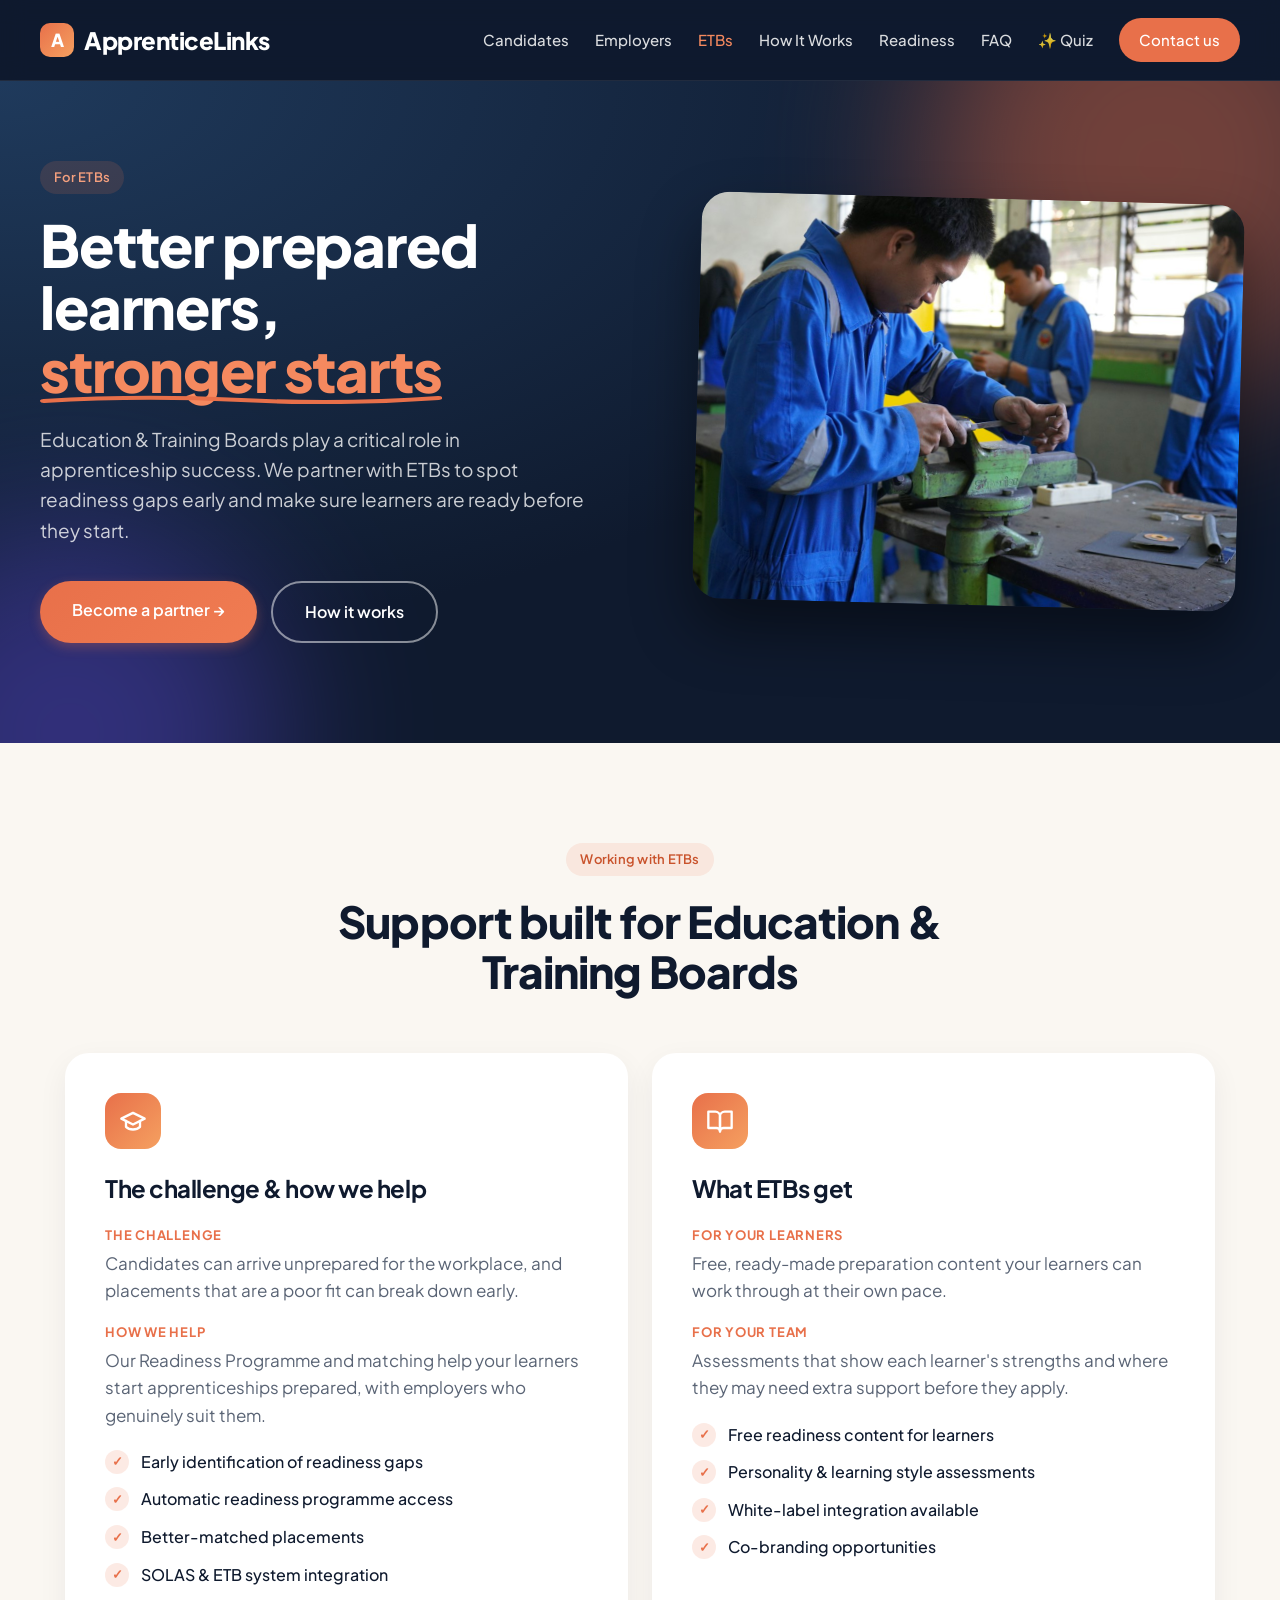
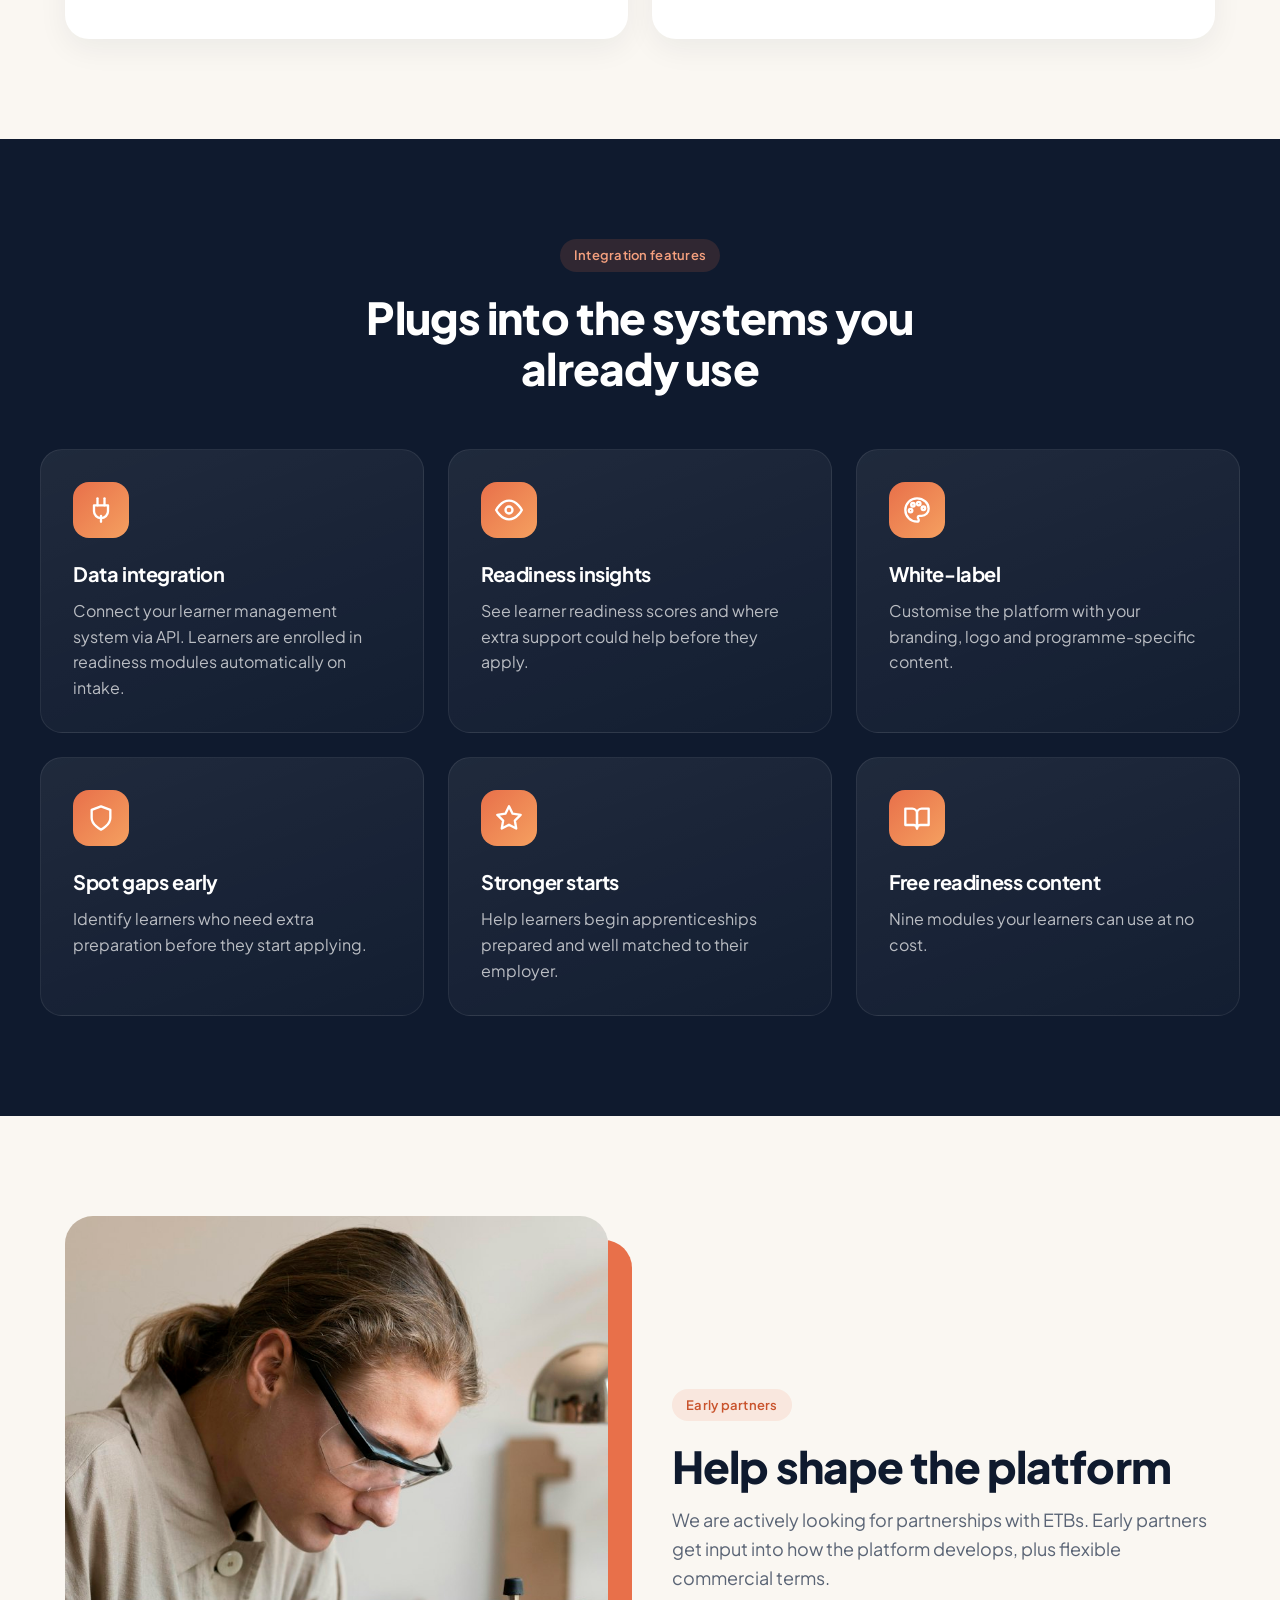
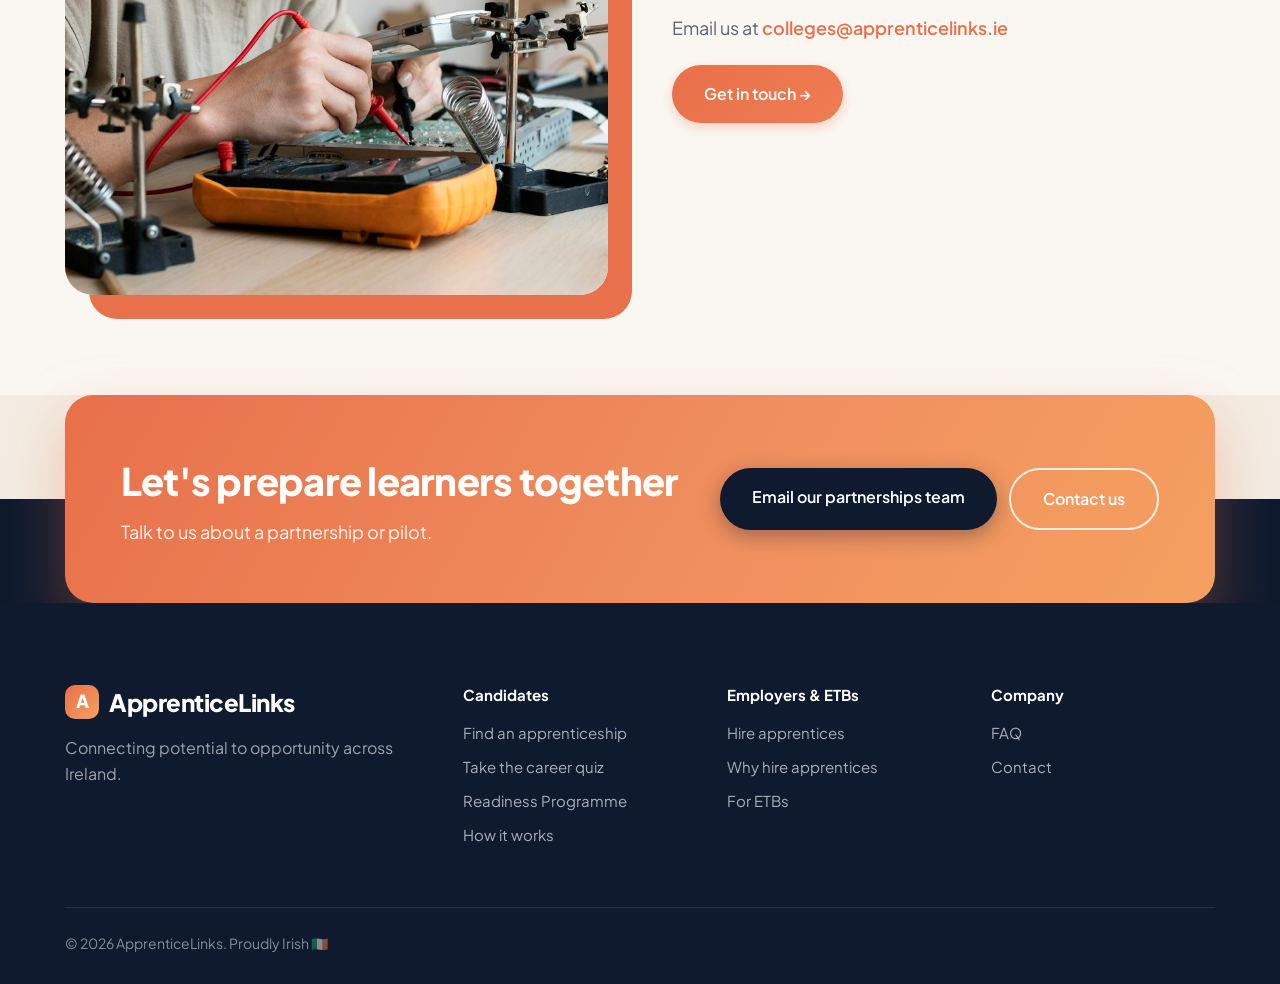
<file: for-colleges.html>
<!DOCTYPE html>
<html lang="en">
<head>
  <meta charset="UTF-8">
  <meta name="viewport" content="width=device-width, initial-scale=1.0">
  <meta name="description" content="Partner with ApprenticeLinks to prepare ETB learners for apprenticeships.">
  <title>For ETBs - ApprenticeLinks</title>
  <link rel="preconnect" href="https://fonts.googleapis.com">
  <link rel="preconnect" href="https://fonts.gstatic.com" crossorigin>
  <link href="https://fonts.googleapis.com/css2?family=Plus+Jakarta+Sans:wght@400;500;600;700;800&display=swap" rel="stylesheet">
  <link rel="stylesheet" href="styles.css">
</head>
<body class="home">
  <header class="site-header">
    <a href="index.html" class="logo"><span class="logo-mark">A</span>ApprenticeLinks</a>
    <button class="nav-toggle" aria-label="Open menu" aria-expanded="false">
      <span></span><span></span><span></span>
    </button>
    <nav class="site-nav">
      <a href="for-candidates.html">Candidates</a>
      <a href="for-employers.html">Employers</a>
      <a href="for-colleges.html" class="active">ETBs</a>
      <a href="how-it-works.html">How It Works</a>
      <a href="readiness-programme.html">Readiness</a>
      <a href="faq.html">FAQ</a>
      <a href="quiz.html">✨ Quiz</a>
      <a href="contact.html" class="nav-cta">Contact us</a>
    </nav>
  </header>

  <section class="page-hero">
    <div class="blob blob-1"></div>
    <div class="blob blob-2"></div>
    <div class="page-hero-inner">
      <div class="page-hero-text">
        <span class="eyebrow">For ETBs</span>
        <h1>Better prepared learners, <span class="highlight">stronger starts</span></h1>
        <p class="lead">Education &amp; Training Boards play a critical role in apprenticeship success. We partner with ETBs to spot readiness gaps early and make sure learners are ready before they start.</p>
        <div class="hero-actions">
          <a href="contact.html" class="btn">Become a partner →</a>
          <a href="how-it-works.html" class="btn btn-outline">How it works</a>
        </div>
      </div>
      <div class="page-hero-img"><img src="images/banner-colleges.jpg" alt="Apprentices in blue overalls training at a workshop bench"></div>
    </div>
  </section>

  <section class="home-section light">
    <div class="section-head reveal">
      <span class="eyebrow dark">Working with ETBs</span>
      <h2>Support built for Education &amp; Training Boards</h2>
    </div>
    <div class="compare">
      <div class="partner-card reveal">
        <div class="icon-badge"><svg viewBox="0 0 24 24"><path d="M22 10L12 5 2 10l10 5 10-5z"/><path d="M6 12v5c3 3 9 3 12 0v-5"/></svg></div>
        <h3>The challenge &amp; how we help</h3>
        <p class="partner-label">The challenge</p>
        <p>Candidates can arrive unprepared for the workplace, and placements that are a poor fit can break down early.</p>
        <p class="partner-label">How we help</p>
        <p>Our Readiness Programme and matching help your learners start apprenticeships prepared, with employers who genuinely suit them.</p>
        <ul class="check-list">
          <li>Early identification of readiness gaps</li>
          <li>Automatic readiness programme access</li>
          <li>Better-matched placements</li>
          <li>SOLAS &amp; ETB system integration</li>
        </ul>
      </div>
      <div class="partner-card reveal">
        <div class="icon-badge"><svg viewBox="0 0 24 24"><path d="M2 4h6a4 4 0 0 1 4 4v13a3 3 0 0 0-3-3H2z"/><path d="M22 4h-6a4 4 0 0 0-4 4v13a3 3 0 0 1 3-3h7z"/></svg></div>
        <h3>What ETBs get</h3>
        <p class="partner-label">For your learners</p>
        <p>Free, ready-made preparation content your learners can work through at their own pace.</p>
        <p class="partner-label">For your team</p>
        <p>Assessments that show each learner's strengths and where they may need extra support before they apply.</p>
        <ul class="check-list">
          <li>Free readiness content for learners</li>
          <li>Personality &amp; learning style assessments</li>
          <li>White-label integration available</li>
          <li>Co-branding opportunities</li>
        </ul>
      </div>
    </div>
  </section>

  <section class="home-section dark">
    <div class="section-head reveal">
      <span class="eyebrow">Integration features</span>
      <h2>Plugs into the systems you already use</h2>
    </div>
    <div class="icon-grid">
      <div class="icon-card reveal">
        <div class="icon-badge"><svg viewBox="0 0 24 24"><path d="M12 22v-5"/><path d="M9 8V2"/><path d="M15 8V2"/><path d="M18 8v5a6 6 0 0 1-12 0V8z"/></svg></div>
        <h3>Data integration</h3>
        <p>Connect your learner management system via API. Learners are enrolled in readiness modules automatically on intake.</p>
      </div>
      <div class="icon-card reveal">
        <div class="icon-badge"><svg viewBox="0 0 24 24"><path d="M1 12s4-8 11-8 11 8 11 8-4 8-11 8-11-8-11-8z"/><circle cx="12" cy="12" r="3"/></svg></div>
        <h3>Readiness insights</h3>
        <p>See learner readiness scores and where extra support could help before they apply.</p>
      </div>
      <div class="icon-card reveal">
        <div class="icon-badge"><svg viewBox="0 0 24 24"><circle cx="13.5" cy="6.5" r="1.5"/><circle cx="17.5" cy="10.5" r="1.5"/><circle cx="8.5" cy="7.5" r="1.5"/><circle cx="6.5" cy="12.5" r="1.5"/><path d="M12 2a10 10 0 0 0 0 20c1 0 1.5-.8 1.5-1.5 0-.4-.1-.7-.4-1-.3-.3-.4-.6-.4-1 0-.8.7-1.5 1.5-1.5H16a6 6 0 0 0 6-6c0-4.9-4.5-9-10-9z"/></svg></div>
        <h3>White-label</h3>
        <p>Customise the platform with your branding, logo and programme-specific content.</p>
      </div>
      <div class="icon-card reveal">
        <div class="icon-badge"><svg viewBox="0 0 24 24"><path d="M12 22s8-4 8-10V5l-8-3-8 3v7c0 6 8 10 8 10z"/></svg></div>
        <h3>Spot gaps early</h3>
        <p>Identify learners who need extra preparation before they start applying.</p>
      </div>
      <div class="icon-card reveal">
        <div class="icon-badge"><svg viewBox="0 0 24 24"><path d="M12 2l3.1 6.3 6.9 1-5 4.9 1.2 6.8L12 17.8 5.8 21l1.2-6.8-5-4.9 6.9-1z"/></svg></div>
        <h3>Stronger starts</h3>
        <p>Help learners begin apprenticeships prepared and well matched to their employer.</p>
      </div>
      <div class="icon-card reveal">
        <div class="icon-badge"><svg viewBox="0 0 24 24"><path d="M2 4h6a4 4 0 0 1 4 4v13a3 3 0 0 0-3-3H2z"/><path d="M22 4h-6a4 4 0 0 0-4 4v13a3 3 0 0 1 3-3h7z"/></svg></div>
        <h3>Free readiness content</h3>
        <p>Nine modules your learners can use at no cost.</p>
      </div>
    </div>
  </section>

  <section class="home-section light">
    <div class="split">
      <div class="split-img reveal"><img src="images/trade-engineering.jpg" alt="A young technician soldering a circuit" loading="lazy"></div>
      <div class="split-text reveal">
        <span class="eyebrow dark">Early partners</span>
        <h2>Help shape the platform</h2>
        <p>We are actively looking for partnerships with ETBs. Early partners get input into how the platform develops, plus flexible commercial terms.</p>
        <p>Email us at <a class="text-link" href="mailto:colleges@apprenticelinks.ie">colleges@apprenticelinks.ie</a></p>
        <a href="contact.html" class="btn">Get in touch →</a>
      </div>
    </div>
  </section>

  <section class="cta-band" style="--cta-top: #faf7f2">
    <div class="cta-inner reveal">
      <div>
        <h2>Let's prepare learners together</h2>
        <p>Talk to us about a partnership or pilot.</p>
      </div>
      <div class="cta-actions">
        <a href="mailto:colleges@apprenticelinks.ie" class="btn btn-dark">Email our partnerships team</a>
        <a href="contact.html" class="btn btn-ghost">Contact us</a>
      </div>
    </div>
  </section>

  <footer class="site-footer">
    <div class="footer-grid">
      <div class="footer-brand">
        <a href="index.html" class="logo"><span class="logo-mark">A</span>ApprenticeLinks</a>
        <p>Connecting potential to opportunity across Ireland.</p>
      </div>
      <div>
        <h4>Candidates</h4>
        <a href="for-candidates.html">Find an apprenticeship</a>
        <a href="quiz.html">Take the career quiz</a>
        <a href="readiness-programme.html">Readiness Programme</a>
        <a href="how-it-works.html">How it works</a>
      </div>
      <div>
        <h4>Employers &amp; ETBs</h4>
        <a href="for-employers.html">Hire apprentices</a>
        <a href="why-hire-apprentices.html">Why hire apprentices</a>
        <a href="for-colleges.html">For ETBs</a>
      </div>
      <div>
        <h4>Company</h4>
        <a href="faq.html">FAQ</a>
        <a href="contact.html">Contact</a>
      </div>
    </div>
    <p class="footer-bottom">&copy; 2026 ApprenticeLinks. Proudly Irish 🇮🇪</p>
  </footer>
  <script src="main.js"></script>
</body>
</html>
</file>
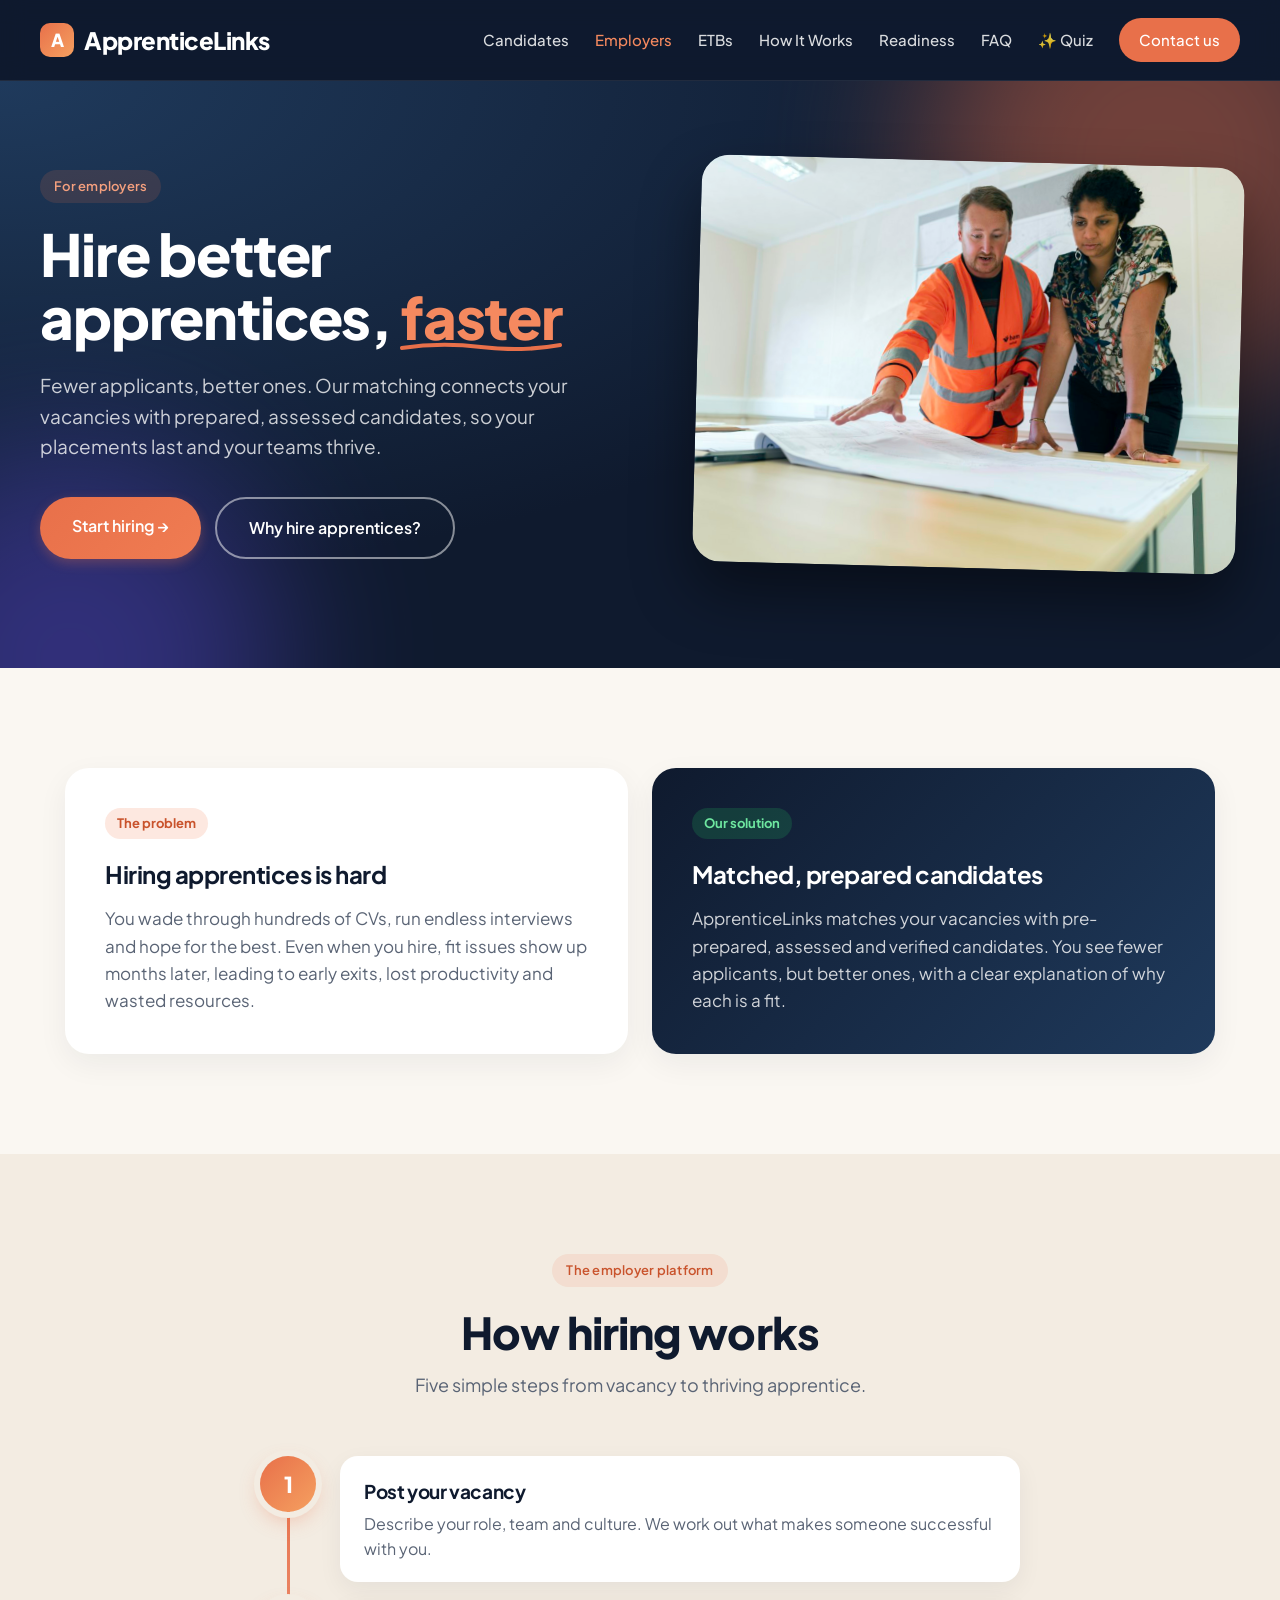
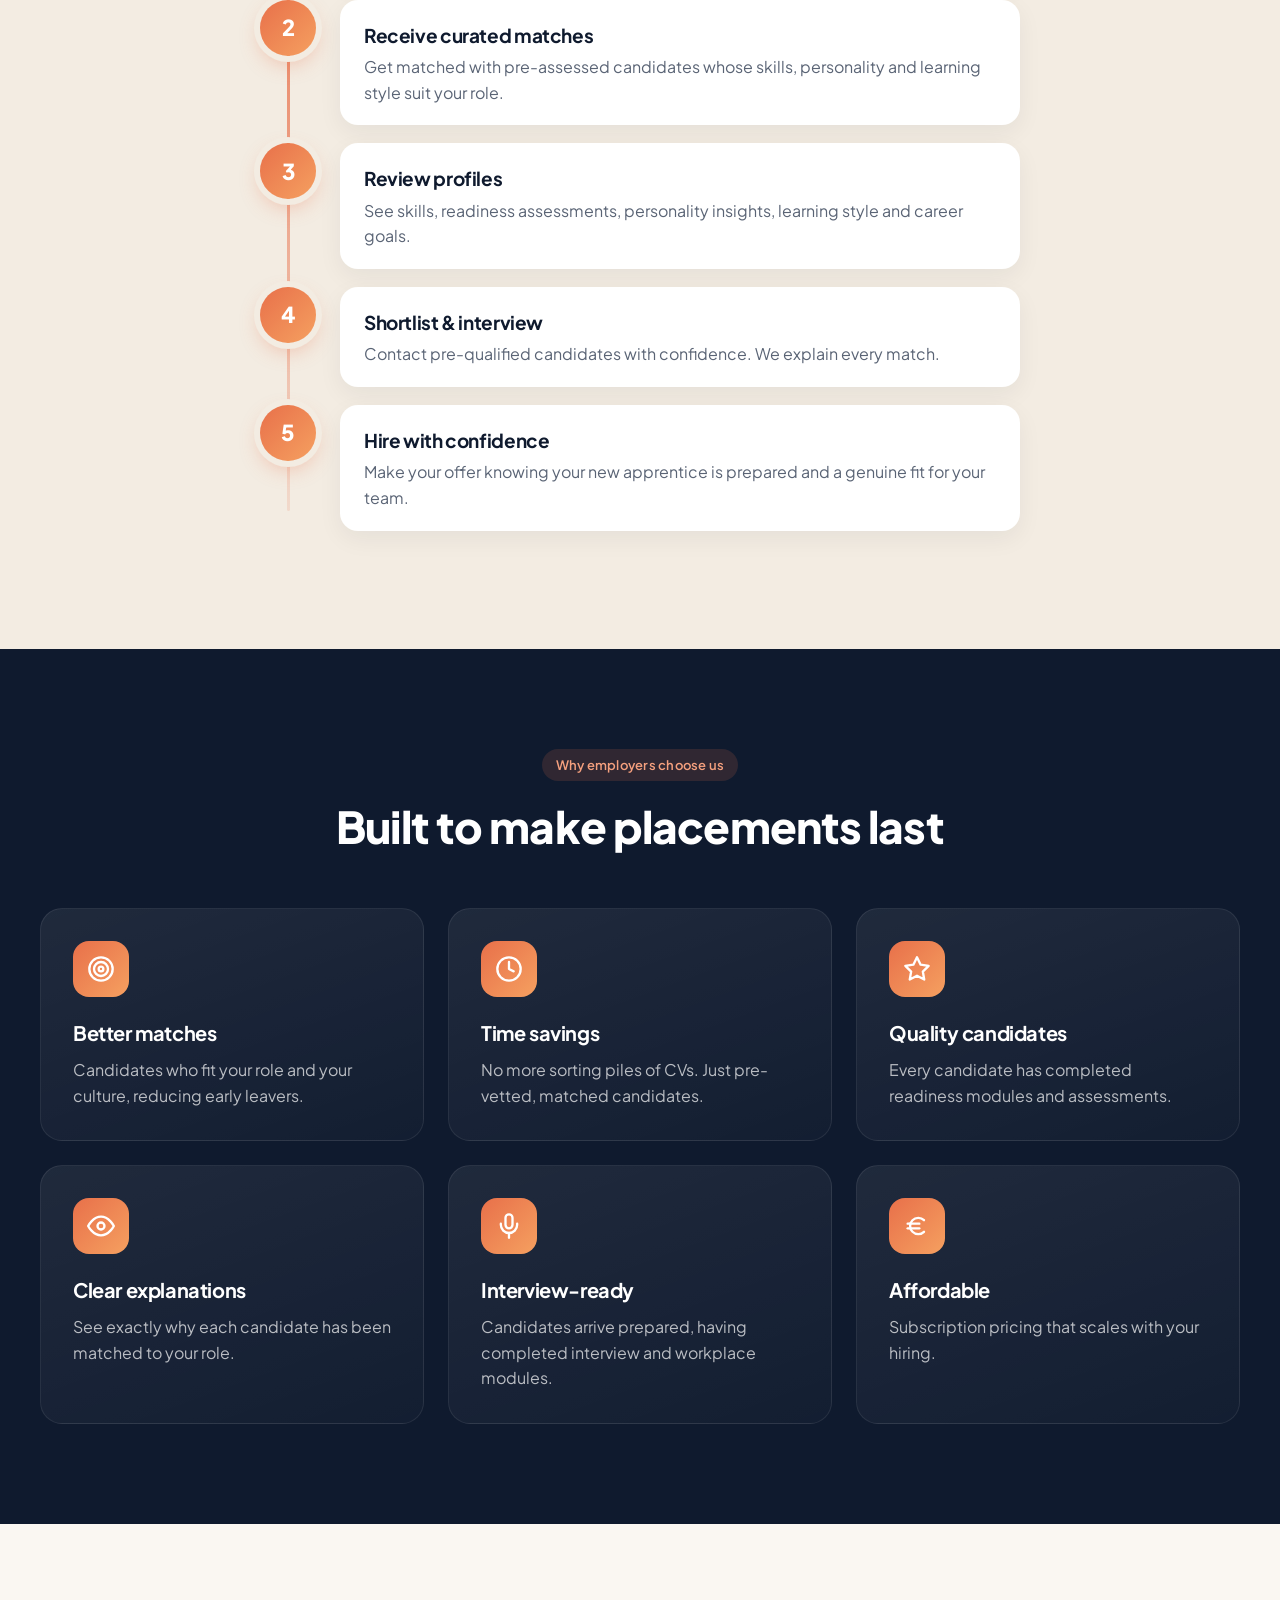
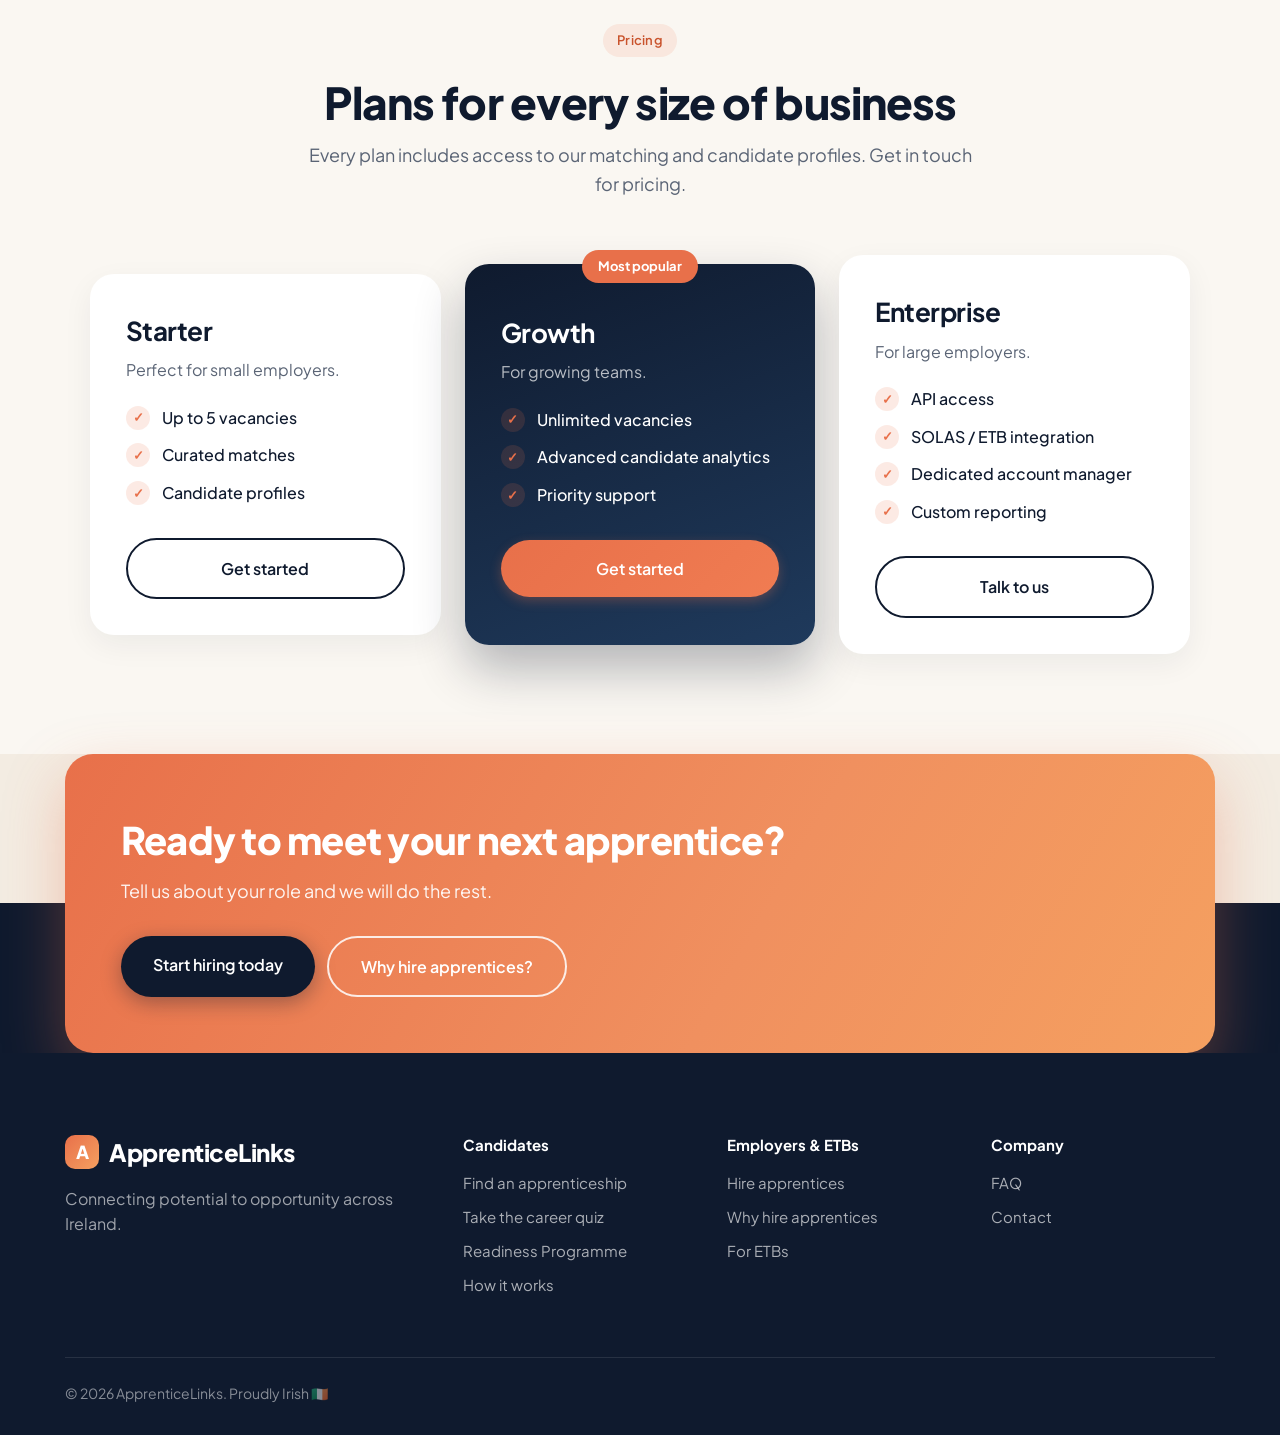
<file: for-employers.html>
<!DOCTYPE html>
<html lang="en">
<head>
  <meta charset="UTF-8">
  <meta name="viewport" content="width=device-width, initial-scale=1.0">
  <meta name="description" content="Hire better apprentices, faster, with pre-prepared, matched candidates.">
  <title>For Employers - ApprenticeLinks</title>
  <link rel="preconnect" href="https://fonts.googleapis.com">
  <link rel="preconnect" href="https://fonts.gstatic.com" crossorigin>
  <link href="https://fonts.googleapis.com/css2?family=Plus+Jakarta+Sans:wght@400;500;600;700;800&display=swap" rel="stylesheet">
  <link rel="stylesheet" href="styles.css">
</head>
<body class="home">
  <header class="site-header">
    <a href="index.html" class="logo"><span class="logo-mark">A</span>ApprenticeLinks</a>
    <button class="nav-toggle" aria-label="Open menu" aria-expanded="false">
      <span></span><span></span><span></span>
    </button>
    <nav class="site-nav">
      <a href="for-candidates.html">Candidates</a>
      <a href="for-employers.html" class="active">Employers</a>
      <a href="for-colleges.html">ETBs</a>
      <a href="how-it-works.html">How It Works</a>
      <a href="readiness-programme.html">Readiness</a>
      <a href="faq.html">FAQ</a>
      <a href="quiz.html">✨ Quiz</a>
      <a href="contact.html" class="nav-cta">Contact us</a>
    </nav>
  </header>

  <section class="page-hero">
    <div class="blob blob-1"></div>
    <div class="blob blob-2"></div>
    <div class="page-hero-inner">
      <div class="page-hero-text">
        <span class="eyebrow">For employers</span>
        <h1>Hire better apprentices, <span class="highlight">faster</span></h1>
        <p class="lead">Fewer applicants, better ones. Our matching connects your vacancies with prepared, assessed candidates, so your placements last and your teams thrive.</p>
        <div class="hero-actions">
          <a href="contact.html" class="btn">Start hiring →</a>
          <a href="why-hire-apprentices.html" class="btn btn-outline">Why hire apprentices?</a>
        </div>
      </div>
      <div class="page-hero-img"><img src="images/banner-employers.jpg" alt="A site manager and a colleague reviewing plans together"></div>
    </div>
  </section>

  <section class="home-section light">
    <div class="compare">
      <div class="compare-card problem reveal">
        <span class="compare-tag">The problem</span>
        <h3>Hiring apprentices is hard</h3>
        <p>You wade through hundreds of CVs, run endless interviews and hope for the best. Even when you hire, fit issues show up months later, leading to early exits, lost productivity and wasted resources.</p>
      </div>
      <div class="compare-card solution reveal">
        <span class="compare-tag">Our solution</span>
        <h3>Matched, prepared candidates</h3>
        <p>ApprenticeLinks matches your vacancies with pre-prepared, assessed and verified candidates. You see fewer applicants, but better ones, with a clear explanation of why each is a fit.</p>
      </div>
    </div>
  </section>

  <section class="home-section cream">
    <div class="section-head reveal">
      <span class="eyebrow dark">The employer platform</span>
      <h2>How hiring works</h2>
      <p>Five simple steps from vacancy to thriving apprentice.</p>
    </div>
    <ol class="timeline">
      <li class="reveal"><span class="t-num">1</span><div><h3>Post your vacancy</h3><p>Describe your role, team and culture. We work out what makes someone successful with you.</p></div></li>
      <li class="reveal"><span class="t-num">2</span><div><h3>Receive curated matches</h3><p>Get matched with pre-assessed candidates whose skills, personality and learning style suit your role.</p></div></li>
      <li class="reveal"><span class="t-num">3</span><div><h3>Review profiles</h3><p>See skills, readiness assessments, personality insights, learning style and career goals.</p></div></li>
      <li class="reveal"><span class="t-num">4</span><div><h3>Shortlist &amp; interview</h3><p>Contact pre-qualified candidates with confidence. We explain every match.</p></div></li>
      <li class="reveal"><span class="t-num">5</span><div><h3>Hire with confidence</h3><p>Make your offer knowing your new apprentice is prepared and a genuine fit for your team.</p></div></li>
    </ol>
  </section>

  <section class="home-section dark">
    <div class="section-head reveal">
      <span class="eyebrow">Why employers choose us</span>
      <h2>Built to make placements last</h2>
    </div>
    <div class="icon-grid">
      <div class="icon-card reveal">
        <div class="icon-badge"><svg viewBox="0 0 24 24"><circle cx="12" cy="12" r="10"/><circle cx="12" cy="12" r="6"/><circle cx="12" cy="12" r="2"/></svg></div>
        <h3>Better matches</h3>
        <p>Candidates who fit your role and your culture, reducing early leavers.</p>
      </div>
      <div class="icon-card reveal">
        <div class="icon-badge"><svg viewBox="0 0 24 24"><circle cx="12" cy="12" r="10"/><path d="M12 6v6l4 2"/></svg></div>
        <h3>Time savings</h3>
        <p>No more sorting piles of CVs. Just pre-vetted, matched candidates.</p>
      </div>
      <div class="icon-card reveal">
        <div class="icon-badge"><svg viewBox="0 0 24 24"><path d="M12 2l3.1 6.3 6.9 1-5 4.9 1.2 6.8L12 17.8 5.8 21l1.2-6.8-5-4.9 6.9-1z"/></svg></div>
        <h3>Quality candidates</h3>
        <p>Every candidate has completed readiness modules and assessments.</p>
      </div>
      <div class="icon-card reveal">
        <div class="icon-badge"><svg viewBox="0 0 24 24"><path d="M1 12s4-8 11-8 11 8 11 8-4 8-11 8-11-8-11-8z"/><circle cx="12" cy="12" r="3"/></svg></div>
        <h3>Clear explanations</h3>
        <p>See exactly why each candidate has been matched to your role.</p>
      </div>
      <div class="icon-card reveal">
        <div class="icon-badge"><svg viewBox="0 0 24 24"><rect x="9" y="2" width="6" height="12" rx="3"/><path d="M19 10v1a7 7 0 0 1-14 0v-1"/><path d="M12 18v4"/></svg></div>
        <h3>Interview-ready</h3>
        <p>Candidates arrive prepared, having completed interview and workplace modules.</p>
      </div>
      <div class="icon-card reveal">
        <div class="icon-badge"><svg viewBox="0 0 24 24"><path d="M18 7a7 7 0 1 0 0 10"/><path d="M4 10h10"/><path d="M4 14h10"/></svg></div>
        <h3>Affordable</h3>
        <p>Subscription pricing that scales with your hiring.</p>
      </div>
    </div>
  </section>

  <section class="home-section light">
    <div class="section-head reveal">
      <span class="eyebrow dark">Pricing</span>
      <h2>Plans for every size of business</h2>
      <p>Every plan includes access to our matching and candidate profiles. Get in touch for pricing.</p>
    </div>
    <div class="pricing-grid">
      <div class="price-card reveal">
        <h3>Starter</h3>
        <p class="price-desc">Perfect for small employers.</p>
        <ul class="check-list">
          <li>Up to 5 vacancies</li>
          <li>Curated matches</li>
          <li>Candidate profiles</li>
        </ul>
        <a href="contact.html" class="btn btn-outline-dark">Get started</a>
      </div>
      <div class="price-card featured reveal">
        <span class="price-badge">Most popular</span>
        <h3>Growth</h3>
        <p class="price-desc">For growing teams.</p>
        <ul class="check-list">
          <li>Unlimited vacancies</li>
          <li>Advanced candidate analytics</li>
          <li>Priority support</li>
        </ul>
        <a href="contact.html" class="btn">Get started</a>
      </div>
      <div class="price-card reveal">
        <h3>Enterprise</h3>
        <p class="price-desc">For large employers.</p>
        <ul class="check-list">
          <li>API access</li>
          <li>SOLAS / ETB integration</li>
          <li>Dedicated account manager</li>
          <li>Custom reporting</li>
        </ul>
        <a href="contact.html" class="btn btn-outline-dark">Talk to us</a>
      </div>
    </div>
  </section>

  <section class="cta-band" style="--cta-top: #faf7f2">
    <div class="cta-inner reveal">
      <div>
        <h2>Ready to meet your next apprentice?</h2>
        <p>Tell us about your role and we will do the rest.</p>
      </div>
      <div class="cta-actions">
        <a href="contact.html" class="btn btn-dark">Start hiring today</a>
        <a href="why-hire-apprentices.html" class="btn btn-ghost">Why hire apprentices?</a>
      </div>
    </div>
  </section>

  <footer class="site-footer">
    <div class="footer-grid">
      <div class="footer-brand">
        <a href="index.html" class="logo"><span class="logo-mark">A</span>ApprenticeLinks</a>
        <p>Connecting potential to opportunity across Ireland.</p>
      </div>
      <div>
        <h4>Candidates</h4>
        <a href="for-candidates.html">Find an apprenticeship</a>
        <a href="quiz.html">Take the career quiz</a>
        <a href="readiness-programme.html">Readiness Programme</a>
        <a href="how-it-works.html">How it works</a>
      </div>
      <div>
        <h4>Employers &amp; ETBs</h4>
        <a href="for-employers.html">Hire apprentices</a>
        <a href="why-hire-apprentices.html">Why hire apprentices</a>
        <a href="for-colleges.html">For ETBs</a>
      </div>
      <div>
        <h4>Company</h4>
        <a href="faq.html">FAQ</a>
        <a href="contact.html">Contact</a>
      </div>
    </div>
    <p class="footer-bottom">&copy; 2026 ApprenticeLinks. Proudly Irish 🇮🇪</p>
  </footer>
  <script src="main.js"></script>
</body>
</html>
</file>
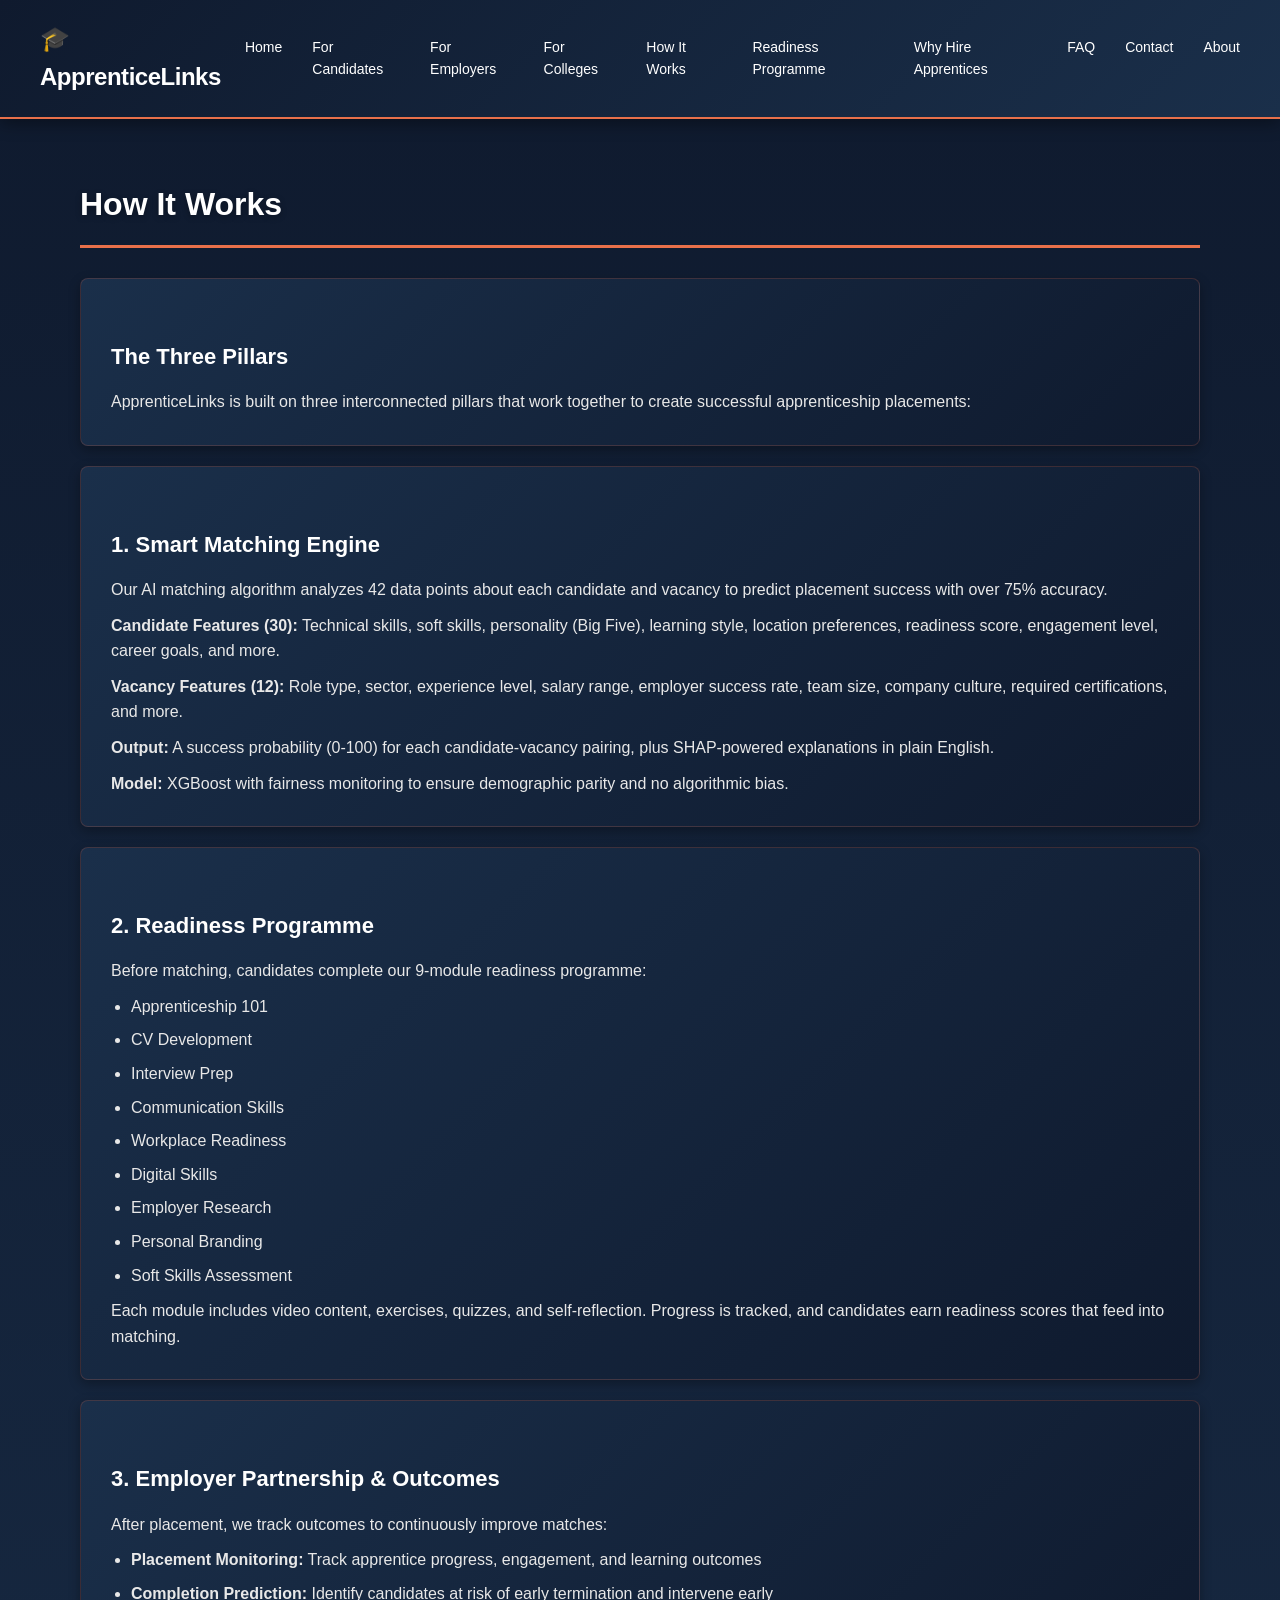
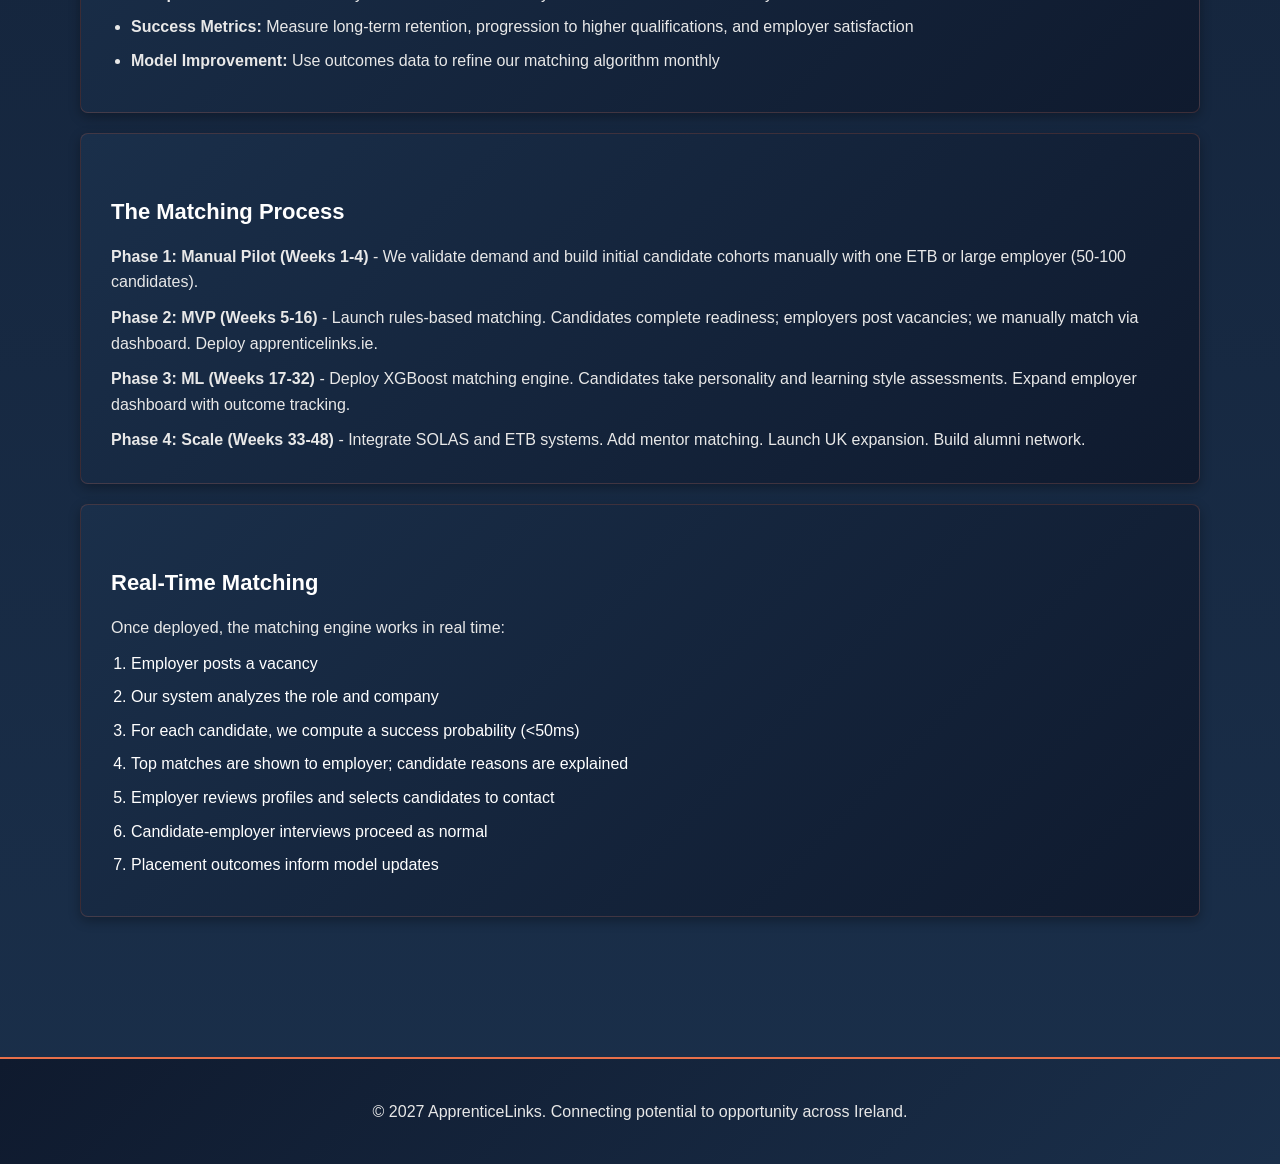
<file: how-it-works (1).html>
<!DOCTYPE html>
<html lang="en">
<head>
  <meta charset="UTF-8">
  <meta name="viewport" content="width=device-width, initial-scale=1.0">
  <meta name="description" content="How ApprenticeLinks Works - The AI matching process explained">
  <title>How It Works - ApprenticeLinks</title>
  <link rel="stylesheet" href="styles.css">
</head>
<body>
  <header>
    <div class="logo">🎓 ApprenticeLinks</div>
    <nav>
      <a href="index.html">Home</a>
      <a href="for-candidates.html">For Candidates</a>
      <a href="for-employers.html">For Employers</a>
      <a href="for-colleges.html">For Colleges</a>
      <a href="how-it-works.html">How It Works</a>
      <a href="readiness-programme.html">Readiness Programme</a>
      <a href="why-hire-apprentices.html">Why Hire Apprentices</a>
      <a href="faq.html">FAQ</a>
      <a href="contact.html">Contact</a>
      <a href="about.html">About</a>
    </nav>
  </header>

  <section class="section">
    <h2>How It Works</h2>
    
    <div class="card">
      <h3>The Three Pillars</h3>
      <p>ApprenticeLinks is built on three interconnected pillars that work together to create successful apprenticeship placements:</p>
    </div>

    <div class="card">
      <h3>1. Smart Matching Engine</h3>
      <p>Our AI matching algorithm analyzes 42 data points about each candidate and vacancy to predict placement success with over 75% accuracy.</p>
      <p style="margin-top: 10px;"><strong>Candidate Features (30):</strong> Technical skills, soft skills, personality (Big Five), learning style, location preferences, readiness score, engagement level, career goals, and more.</p>
      <p style="margin-top: 10px;"><strong>Vacancy Features (12):</strong> Role type, sector, experience level, salary range, employer success rate, team size, company culture, required certifications, and more.</p>
      <p style="margin-top: 10px;"><strong>Output:</strong> A success probability (0-100) for each candidate-vacancy pairing, plus SHAP-powered explanations in plain English.</p>
      <p style="margin-top: 10px;"><strong>Model:</strong> XGBoost with fairness monitoring to ensure demographic parity and no algorithmic bias.</p>
    </div>

    <div class="card">
      <h3>2. Readiness Programme</h3>
      <p>Before matching, candidates complete our 9-module readiness programme:</p>
      <ul style="margin-left: 20px; margin-top: 10px;">
        <li>Apprenticeship 101</li>
        <li>CV Development</li>
        <li>Interview Prep</li>
        <li>Communication Skills</li>
        <li>Workplace Readiness</li>
        <li>Digital Skills</li>
        <li>Employer Research</li>
        <li>Personal Branding</li>
        <li>Soft Skills Assessment</li>
      </ul>
      <p style="margin-top: 10px;">Each module includes video content, exercises, quizzes, and self-reflection. Progress is tracked, and candidates earn readiness scores that feed into matching.</p>
    </div>

    <div class="card">
      <h3>3. Employer Partnership & Outcomes</h3>
      <p>After placement, we track outcomes to continuously improve matches:</p>
      <ul style="margin-left: 20px; margin-top: 10px;">
        <li><strong>Placement Monitoring:</strong> Track apprentice progress, engagement, and learning outcomes</li>
        <li><strong>Completion Prediction:</strong> Identify candidates at risk of early termination and intervene early</li>
        <li><strong>Success Metrics:</strong> Measure long-term retention, progression to higher qualifications, and employer satisfaction</li>
        <li><strong>Model Improvement:</strong> Use outcomes data to refine our matching algorithm monthly</li>
      </ul>
    </div>

    <div class="card">
      <h3>The Matching Process</h3>
      <p><strong>Phase 1: Manual Pilot (Weeks 1-4)</strong> - We validate demand and build initial candidate cohorts manually with one ETB or large employer (50-100 candidates).</p>
      <p style="margin-top: 10px;"><strong>Phase 2: MVP (Weeks 5-16)</strong> - Launch rules-based matching. Candidates complete readiness; employers post vacancies; we manually match via dashboard. Deploy apprenticelinks.ie.</p>
      <p style="margin-top: 10px;"><strong>Phase 3: ML (Weeks 17-32)</strong> - Deploy XGBoost matching engine. Candidates take personality and learning style assessments. Expand employer dashboard with outcome tracking.</p>
      <p style="margin-top: 10px;"><strong>Phase 4: Scale (Weeks 33-48)</strong> - Integrate SOLAS and ETB systems. Add mentor matching. Launch UK expansion. Build alumni network.</p>
    </div>

    <div class="card">
      <h3>Real-Time Matching</h3>
      <p>Once deployed, the matching engine works in real time:</p>
      <ol style="margin-left: 20px; margin-top: 10px;">
        <li>Employer posts a vacancy</li>
        <li>Our system analyzes the role and company</li>
        <li>For each candidate, we compute a success probability (&lt;50ms)</li>
        <li>Top matches are shown to employer; candidate reasons are explained</li>
        <li>Employer reviews profiles and selects candidates to contact</li>
        <li>Candidate-employer interviews proceed as normal</li>
        <li>Placement outcomes inform model updates</li>
      </ol>
    </div>
  </section>

  <footer>
    <p>&copy; 2027 ApprenticeLinks. Connecting potential to opportunity across Ireland.</p>
  </footer>
</body>
</html>
</file>
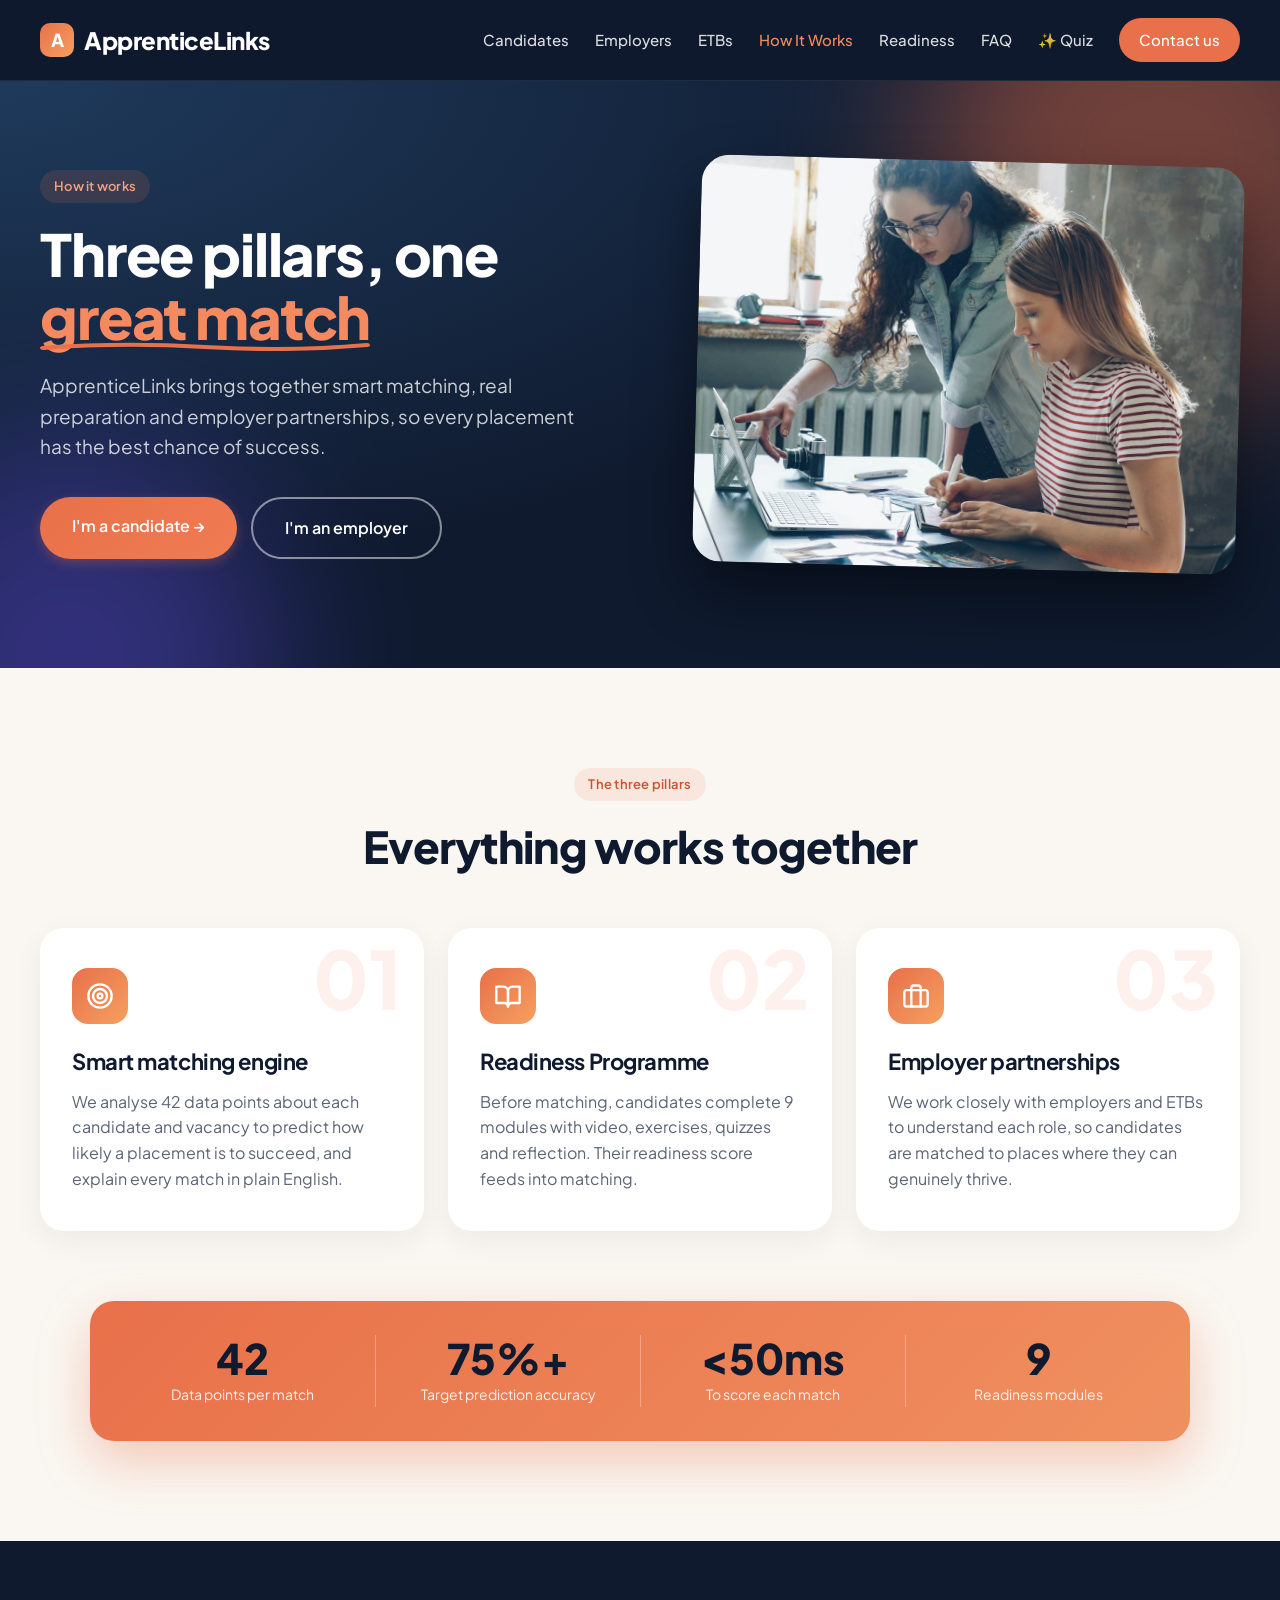
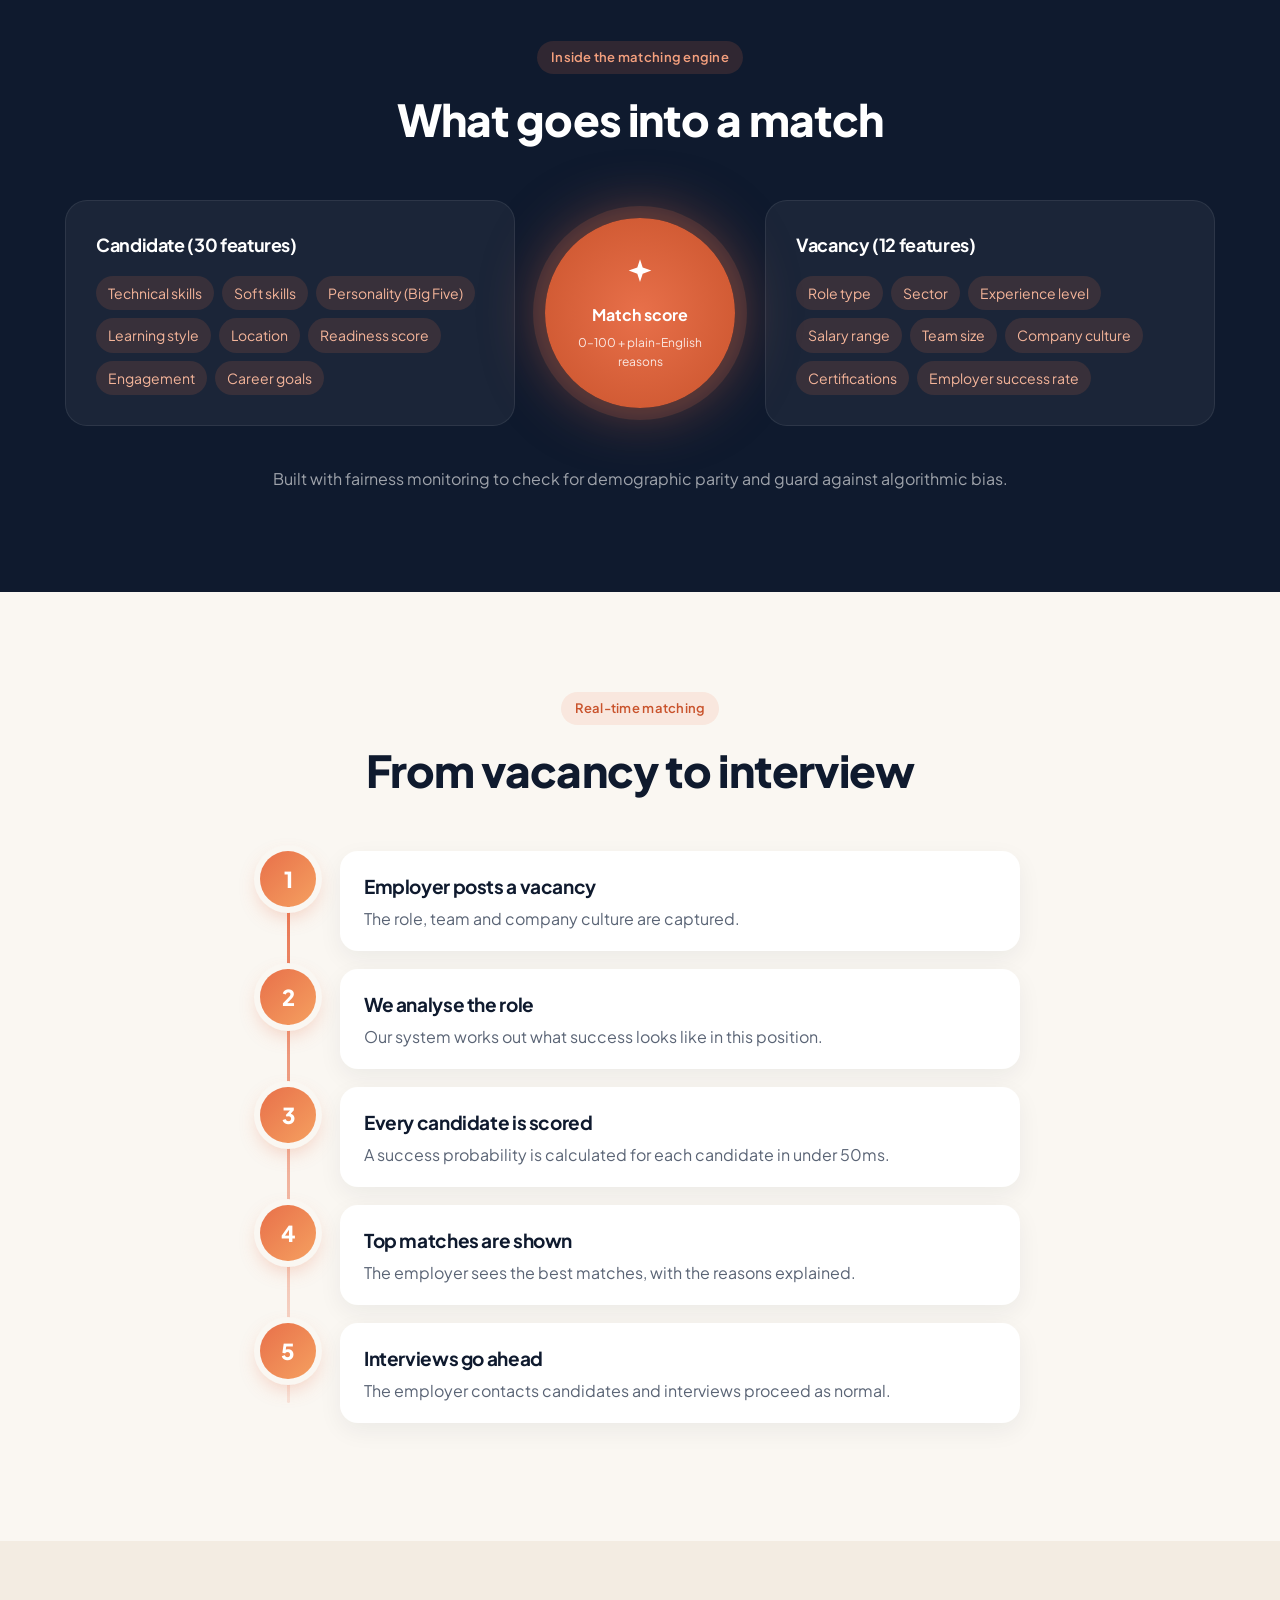
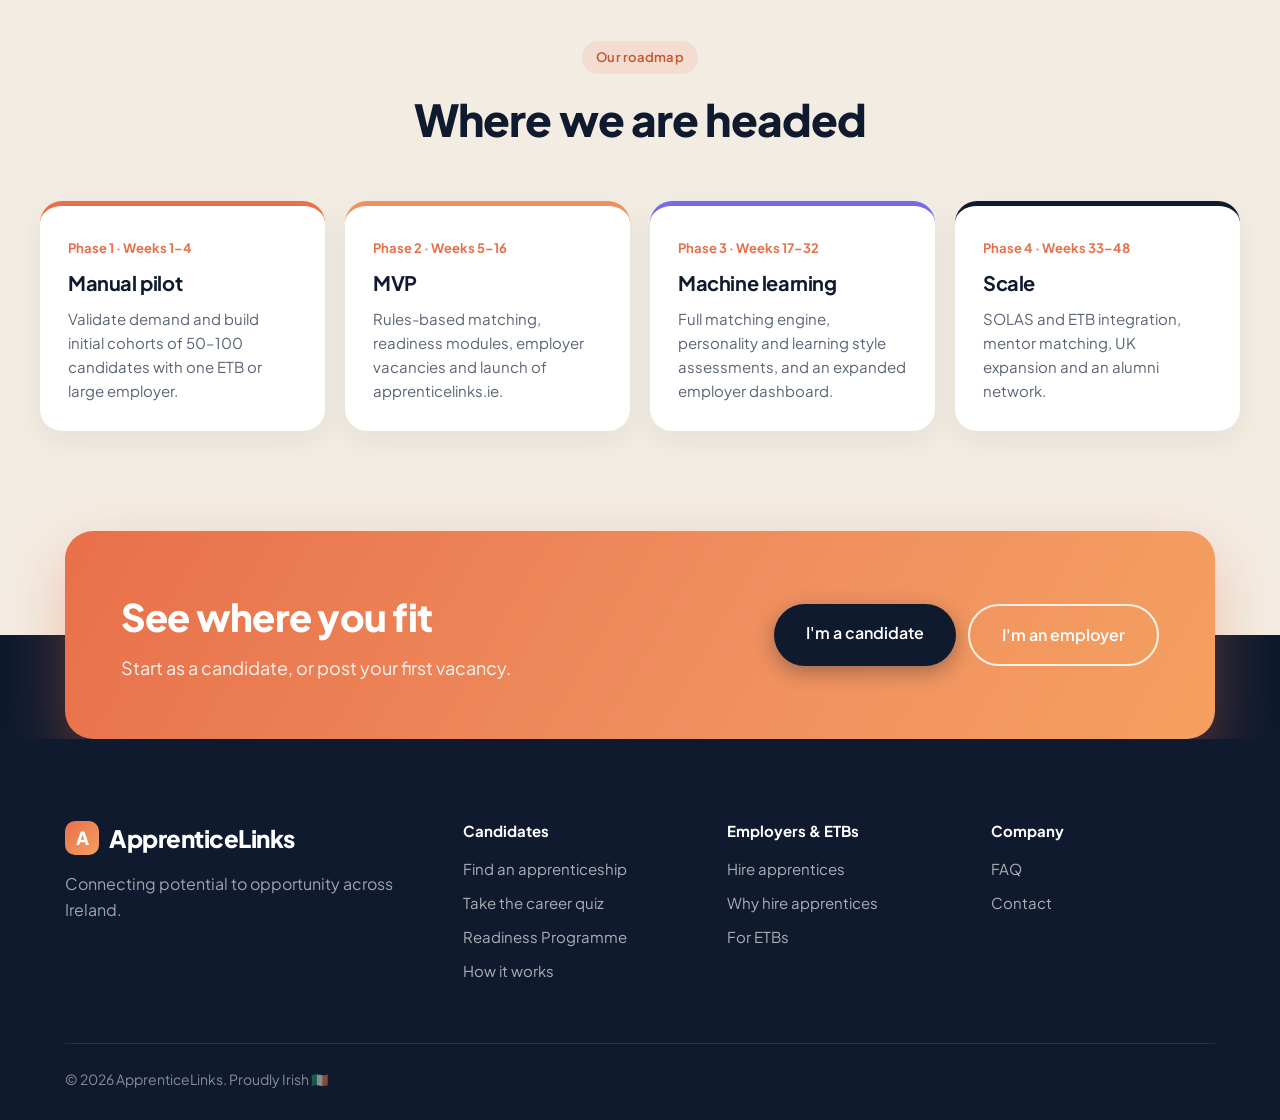
<file: how-it-works.html>
<!DOCTYPE html>
<html lang="en">
<head>
  <meta charset="UTF-8">
  <meta name="viewport" content="width=device-width, initial-scale=1.0">
  <meta name="description" content="How ApprenticeLinks matches candidates and employers: smart matching, readiness and employer partnerships.">
  <title>How It Works - ApprenticeLinks</title>
  <link rel="preconnect" href="https://fonts.googleapis.com">
  <link rel="preconnect" href="https://fonts.gstatic.com" crossorigin>
  <link href="https://fonts.googleapis.com/css2?family=Plus+Jakarta+Sans:wght@400;500;600;700;800&display=swap" rel="stylesheet">
  <link rel="stylesheet" href="styles.css">
</head>
<body class="home">
  <header class="site-header">
    <a href="index.html" class="logo"><span class="logo-mark">A</span>ApprenticeLinks</a>
    <button class="nav-toggle" aria-label="Open menu" aria-expanded="false">
      <span></span><span></span><span></span>
    </button>
    <nav class="site-nav">
      <a href="for-candidates.html">Candidates</a>
      <a href="for-employers.html">Employers</a>
      <a href="for-colleges.html">ETBs</a>
      <a href="how-it-works.html" class="active">How It Works</a>
      <a href="readiness-programme.html">Readiness</a>
      <a href="faq.html">FAQ</a>
      <a href="quiz.html">✨ Quiz</a>
      <a href="contact.html" class="nav-cta">Contact us</a>
    </nav>
  </header>

  <section class="page-hero">
    <div class="blob blob-1"></div>
    <div class="blob blob-2"></div>
    <div class="page-hero-inner">
      <div class="page-hero-text">
        <span class="eyebrow">How it works</span>
        <h1>Three pillars, one <span class="highlight">great match</span></h1>
        <p class="lead">ApprenticeLinks brings together smart matching, real preparation and employer partnerships, so every placement has the best chance of success.</p>
        <div class="hero-actions">
          <a href="for-candidates.html" class="btn">I'm a candidate →</a>
          <a href="for-employers.html" class="btn btn-outline">I'm an employer</a>
        </div>
      </div>
      <div class="page-hero-img"><img src="images/banner-how.jpg" alt="Two young women working together on a laptop"></div>
    </div>
  </section>

  <section class="home-section light">
    <div class="section-head reveal">
      <span class="eyebrow dark">The three pillars</span>
      <h2>Everything works together</h2>
    </div>
    <div class="pillar-grid">
      <div class="pillar reveal">
        <span class="pillar-num">01</span>
        <div class="icon-badge"><svg viewBox="0 0 24 24"><circle cx="12" cy="12" r="10"/><circle cx="12" cy="12" r="6"/><circle cx="12" cy="12" r="2"/></svg></div>
        <h3>Smart matching engine</h3>
        <p>We analyse 42 data points about each candidate and vacancy to predict how likely a placement is to succeed, and explain every match in plain English.</p>
      </div>
      <div class="pillar reveal">
        <span class="pillar-num">02</span>
        <div class="icon-badge"><svg viewBox="0 0 24 24"><path d="M2 4h6a4 4 0 0 1 4 4v13a3 3 0 0 0-3-3H2z"/><path d="M22 4h-6a4 4 0 0 0-4 4v13a3 3 0 0 1 3-3h7z"/></svg></div>
        <h3>Readiness Programme</h3>
        <p>Before matching, candidates complete 9 modules with video, exercises, quizzes and reflection. Their readiness score feeds into matching.</p>
      </div>
      <div class="pillar reveal">
        <span class="pillar-num">03</span>
        <div class="icon-badge"><svg viewBox="0 0 24 24"><rect x="2" y="7" width="20" height="14" rx="2"/><path d="M16 21V5a2 2 0 0 0-2-2h-4a2 2 0 0 0-2 2v16"/></svg></div>
        <h3>Employer partnerships</h3>
        <p>We work closely with employers and ETBs to understand each role, so candidates are matched to places where they can genuinely thrive.</p>
      </div>
    </div>
    <div class="stats-band inline">
    <div class="stat-item reveal"><span class="stat-num" data-count="42">42</span><span class="stat-label">Data points per match</span></div>
    <div class="stat-item reveal"><span class="stat-num"><span data-count="75">75</span>%+</span><span class="stat-label">Target prediction accuracy</span></div>
    <div class="stat-item reveal"><span class="stat-num">&lt;<span data-count="50">50</span>ms</span><span class="stat-label">To score each match</span></div>
    <div class="stat-item reveal"><span class="stat-num" data-count="9">9</span><span class="stat-label">Readiness modules</span></div>
    </div>
  </section>

  <section class="home-section dark">
    <div class="section-head reveal">
      <span class="eyebrow">Inside the matching engine</span>
      <h2>What goes into a match</h2>
    </div>
    <div class="engine">
      <div class="engine-col reveal">
        <h3>Candidate (30 features)</h3>
        <div class="chips"><span>Technical skills</span><span>Soft skills</span><span>Personality (Big Five)</span><span>Learning style</span><span>Location</span><span>Readiness score</span><span>Engagement</span><span>Career goals</span></div>
      </div>
      <div class="engine-mid reveal"><div class="engine-core"><div class="engine-icon"><svg viewBox="0 0 24 24"><path d="M12 3l1.9 5.8L20 11l-6.1 2.2L12 19l-1.9-5.8L4 11l6.1-2.2z"/></svg></div><strong>Match score</strong><span>0–100 + plain-English reasons</span></div></div>
      <div class="engine-col reveal">
        <h3>Vacancy (12 features)</h3>
        <div class="chips"><span>Role type</span><span>Sector</span><span>Experience level</span><span>Salary range</span><span>Team size</span><span>Company culture</span><span>Certifications</span><span>Employer success rate</span></div>
      </div>
    </div>
    <p class="engine-note reveal">Built with fairness monitoring to check for demographic parity and guard against algorithmic bias.</p>
  </section>

  <section class="home-section light">
    <div class="section-head reveal">
      <span class="eyebrow dark">Real-time matching</span>
      <h2>From vacancy to interview</h2>
    </div>
    <ol class="timeline">
      <li class="reveal"><span class="t-num">1</span><div><h3>Employer posts a vacancy</h3><p>The role, team and company culture are captured.</p></div></li>
      <li class="reveal"><span class="t-num">2</span><div><h3>We analyse the role</h3><p>Our system works out what success looks like in this position.</p></div></li>
      <li class="reveal"><span class="t-num">3</span><div><h3>Every candidate is scored</h3><p>A success probability is calculated for each candidate in under 50ms.</p></div></li>
      <li class="reveal"><span class="t-num">4</span><div><h3>Top matches are shown</h3><p>The employer sees the best matches, with the reasons explained.</p></div></li>
      <li class="reveal"><span class="t-num">5</span><div><h3>Interviews go ahead</h3><p>The employer contacts candidates and interviews proceed as normal.</p></div></li>
    </ol>
  </section>

  <section class="home-section cream">
    <div class="section-head reveal">
      <span class="eyebrow dark">Our roadmap</span>
      <h2>Where we are headed</h2>
    </div>
    <div class="roadmap">
      <div class="phase reveal"><span class="phase-tag">Phase 1 · Weeks 1–4</span><h3>Manual pilot</h3><p>Validate demand and build initial cohorts of 50–100 candidates with one ETB or large employer.</p></div>
      <div class="phase reveal"><span class="phase-tag">Phase 2 · Weeks 5–16</span><h3>MVP</h3><p>Rules-based matching, readiness modules, employer vacancies and launch of apprenticelinks.ie.</p></div>
      <div class="phase reveal"><span class="phase-tag">Phase 3 · Weeks 17–32</span><h3>Machine learning</h3><p>Full matching engine, personality and learning style assessments, and an expanded employer dashboard.</p></div>
      <div class="phase reveal"><span class="phase-tag">Phase 4 · Weeks 33–48</span><h3>Scale</h3><p>SOLAS and ETB integration, mentor matching, UK expansion and an alumni network.</p></div>
    </div>
  </section>

  <section class="cta-band" style="--cta-top: #f3ece2">
    <div class="cta-inner reveal">
      <div>
        <h2>See where you fit</h2>
        <p>Start as a candidate, or post your first vacancy.</p>
      </div>
      <div class="cta-actions">
        <a href="for-candidates.html" class="btn btn-dark">I'm a candidate</a>
        <a href="for-employers.html" class="btn btn-ghost">I'm an employer</a>
      </div>
    </div>
  </section>

  <footer class="site-footer">
    <div class="footer-grid">
      <div class="footer-brand">
        <a href="index.html" class="logo"><span class="logo-mark">A</span>ApprenticeLinks</a>
        <p>Connecting potential to opportunity across Ireland.</p>
      </div>
      <div>
        <h4>Candidates</h4>
        <a href="for-candidates.html">Find an apprenticeship</a>
        <a href="quiz.html">Take the career quiz</a>
        <a href="readiness-programme.html">Readiness Programme</a>
        <a href="how-it-works.html">How it works</a>
      </div>
      <div>
        <h4>Employers &amp; ETBs</h4>
        <a href="for-employers.html">Hire apprentices</a>
        <a href="why-hire-apprentices.html">Why hire apprentices</a>
        <a href="for-colleges.html">For ETBs</a>
      </div>
      <div>
        <h4>Company</h4>
        <a href="faq.html">FAQ</a>
        <a href="contact.html">Contact</a>
      </div>
    </div>
    <p class="footer-bottom">&copy; 2026 ApprenticeLinks. Proudly Irish 🇮🇪</p>
  </footer>
  <script src="main.js"></script>
</body>
</html>
</file>
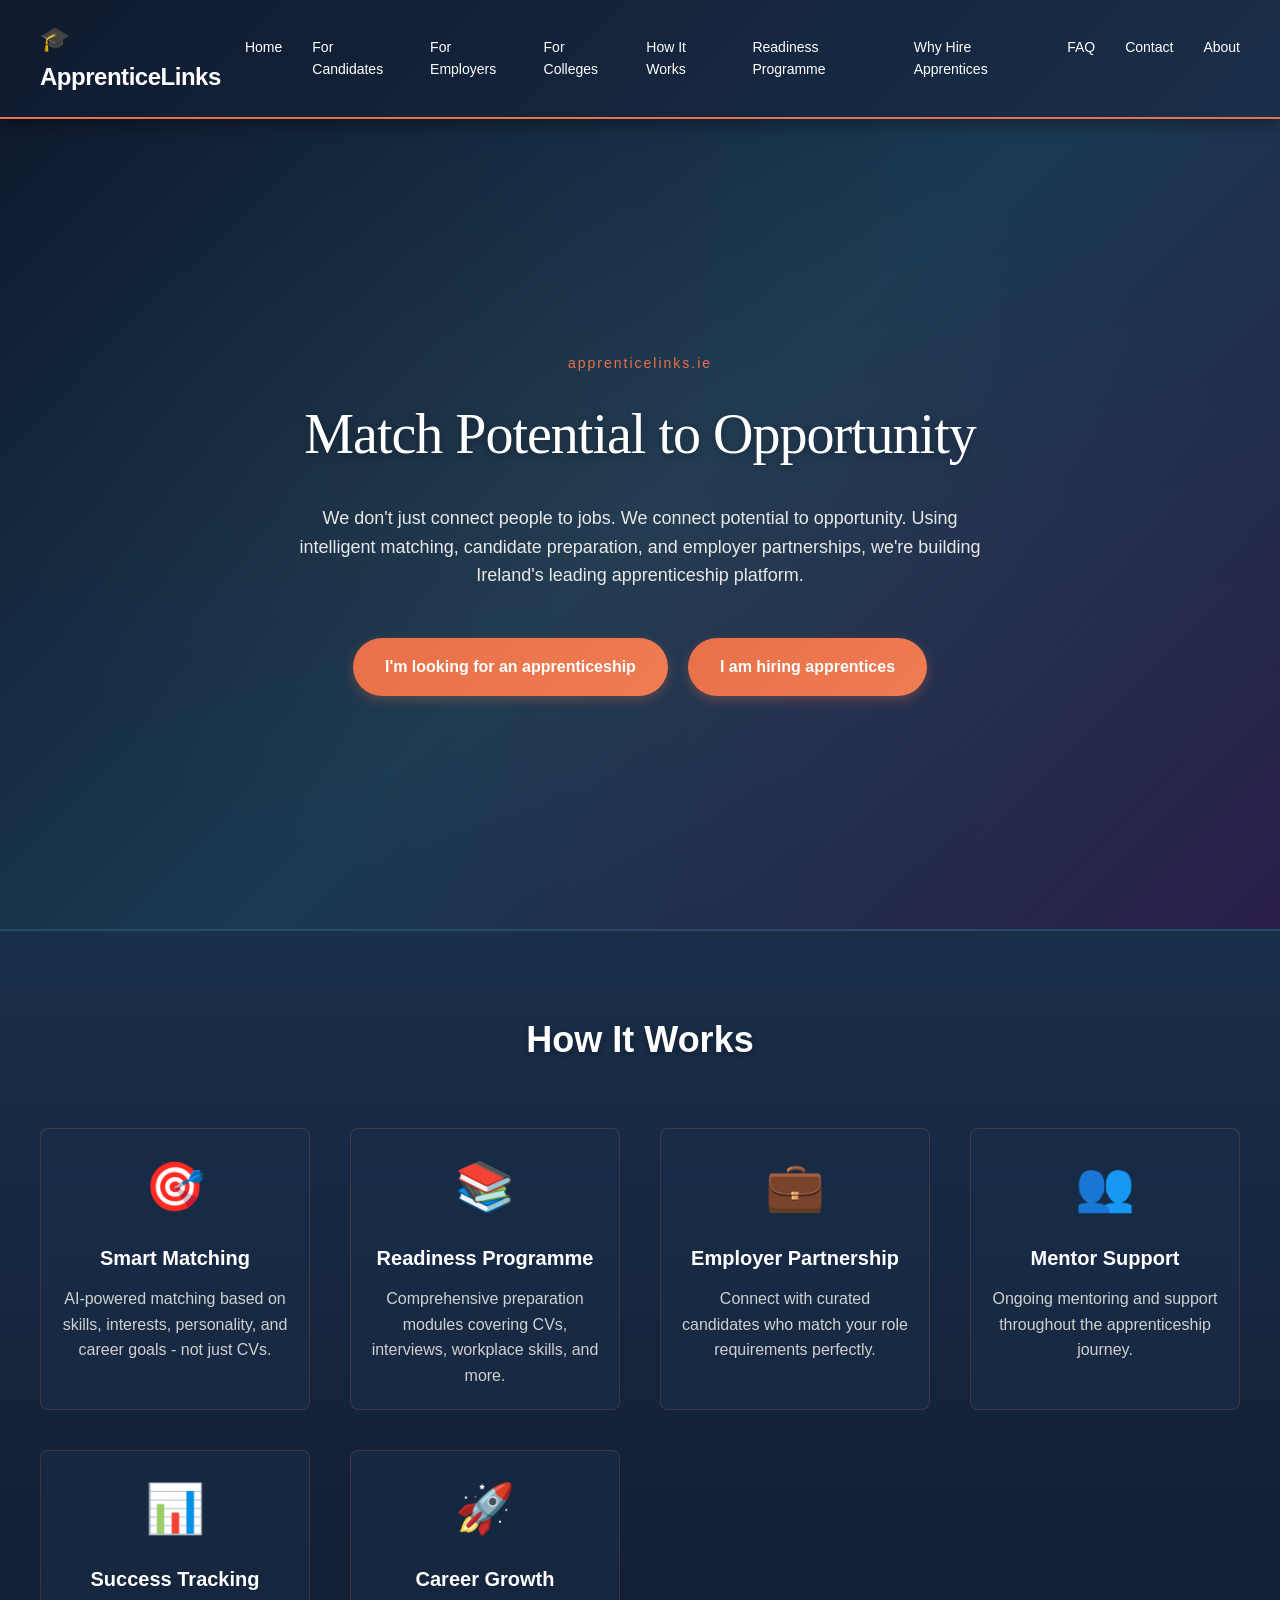
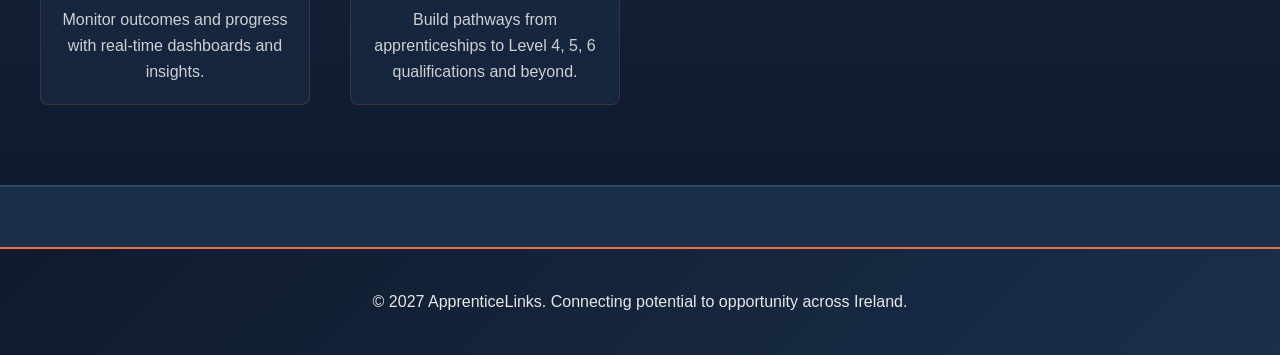
<file: index (56).html>
<!DOCTYPE html>
<html lang="en">
<head>
  <meta charset="UTF-8">
  <meta name="viewport" content="width=device-width, initial-scale=1.0">
  <meta name="description" content="ApprenticeLinks - Ireland's leading AI-powered apprenticeship matching platform">
  <title>ApprenticeLinks - Match Potential to Opportunity</title>
  <link rel="stylesheet" href="styles.css">
</head>
<body>
  <header>
    <div class="logo">🎓 ApprenticeLinks</div>
    <nav>
      <a href="index.html">Home</a>
      <a href="for-candidates.html">For Candidates</a>
      <a href="for-employers.html">For Employers</a>
      <a href="for-colleges.html">For Colleges</a>
      <a href="how-it-works.html">How It Works</a>
      <a href="readiness-programme.html">Readiness Programme</a>
      <a href="why-hire-apprentices.html">Why Hire Apprentices</a>
      <a href="faq.html">FAQ</a>
      <a href="contact.html">Contact</a>
      <a href="about.html">About</a>
    </nav>
  </header>

  <section class="hero">
    <div class="hero-content">
      <p class="domain">apprenticelinks.ie</p>
      <h1>Match Potential to Opportunity</h1>
      <p class="subtitle">We don't just connect people to jobs. We connect potential to opportunity. Using intelligent matching, candidate preparation, and employer partnerships, we're building Ireland's leading apprenticeship platform.</p>
      
      <div class="button-container">
        <a href="for-candidates.html" class="btn">I'm looking for an apprenticeship</a>
        <a href="for-employers.html" class="btn">I am hiring apprentices</a>
      </div>
    </div>
  </section>

  <section class="features">
    <h2>How It Works</h2>
    <div class="feature-grid">
      <div class="feature">
        <div class="feature-icon">🎯</div>
        <h3>Smart Matching</h3>
        <p>AI-powered matching based on skills, interests, personality, and career goals - not just CVs.</p>
      </div>
      <div class="feature">
        <div class="feature-icon">📚</div>
        <h3>Readiness Programme</h3>
        <p>Comprehensive preparation modules covering CVs, interviews, workplace skills, and more.</p>
      </div>
      <div class="feature">
        <div class="feature-icon">💼</div>
        <h3>Employer Partnership</h3>
        <p>Connect with curated candidates who match your role requirements perfectly.</p>
      </div>
      <div class="feature">
        <div class="feature-icon">👥</div>
        <h3>Mentor Support</h3>
        <p>Ongoing mentoring and support throughout the apprenticeship journey.</p>
      </div>
      <div class="feature">
        <div class="feature-icon">📊</div>
        <h3>Success Tracking</h3>
        <p>Monitor outcomes and progress with real-time dashboards and insights.</p>
      </div>
      <div class="feature">
        <div class="feature-icon">🚀</div>
        <h3>Career Growth</h3>
        <p>Build pathways from apprenticeships to Level 4, 5, 6 qualifications and beyond.</p>
      </div>
    </div>
  </section>

  <footer>
    <p>&copy; 2027 ApprenticeLinks. Connecting potential to opportunity across Ireland.</p>
  </footer>
</body>
</html>
</file>
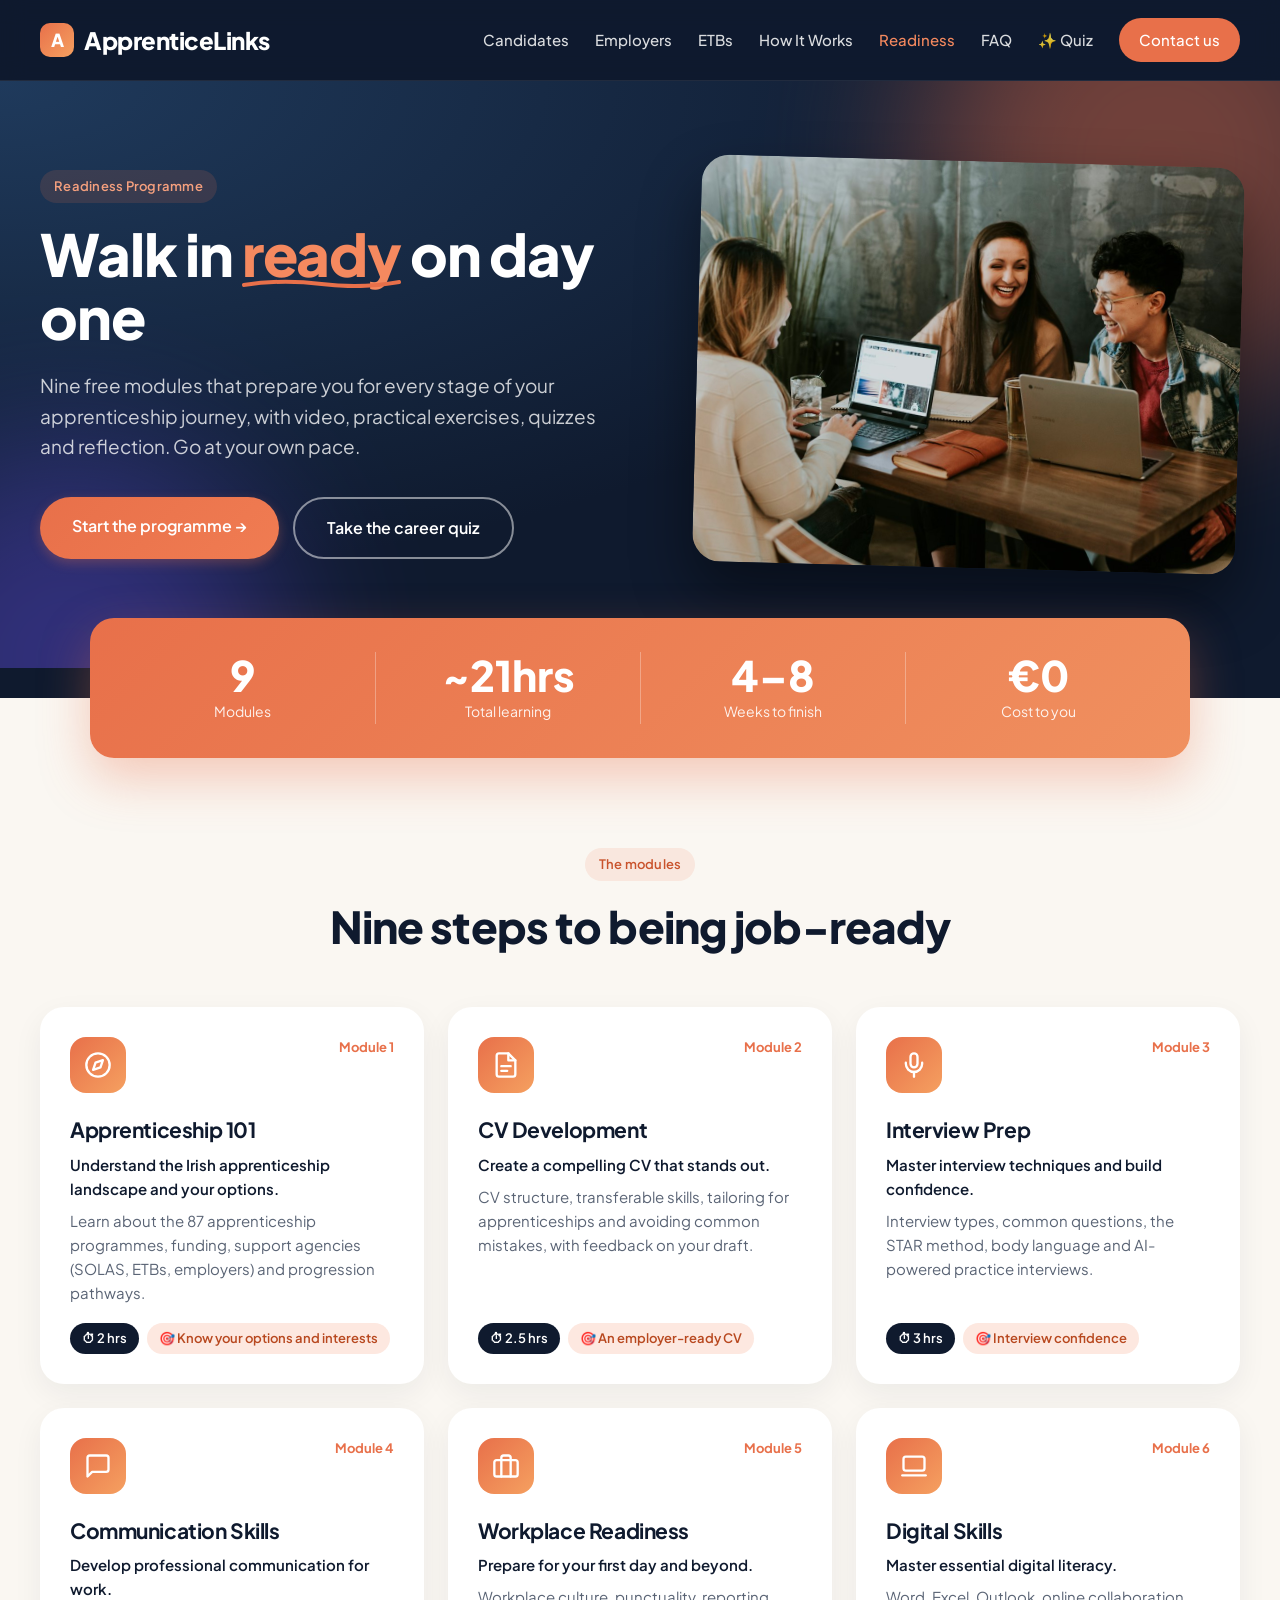
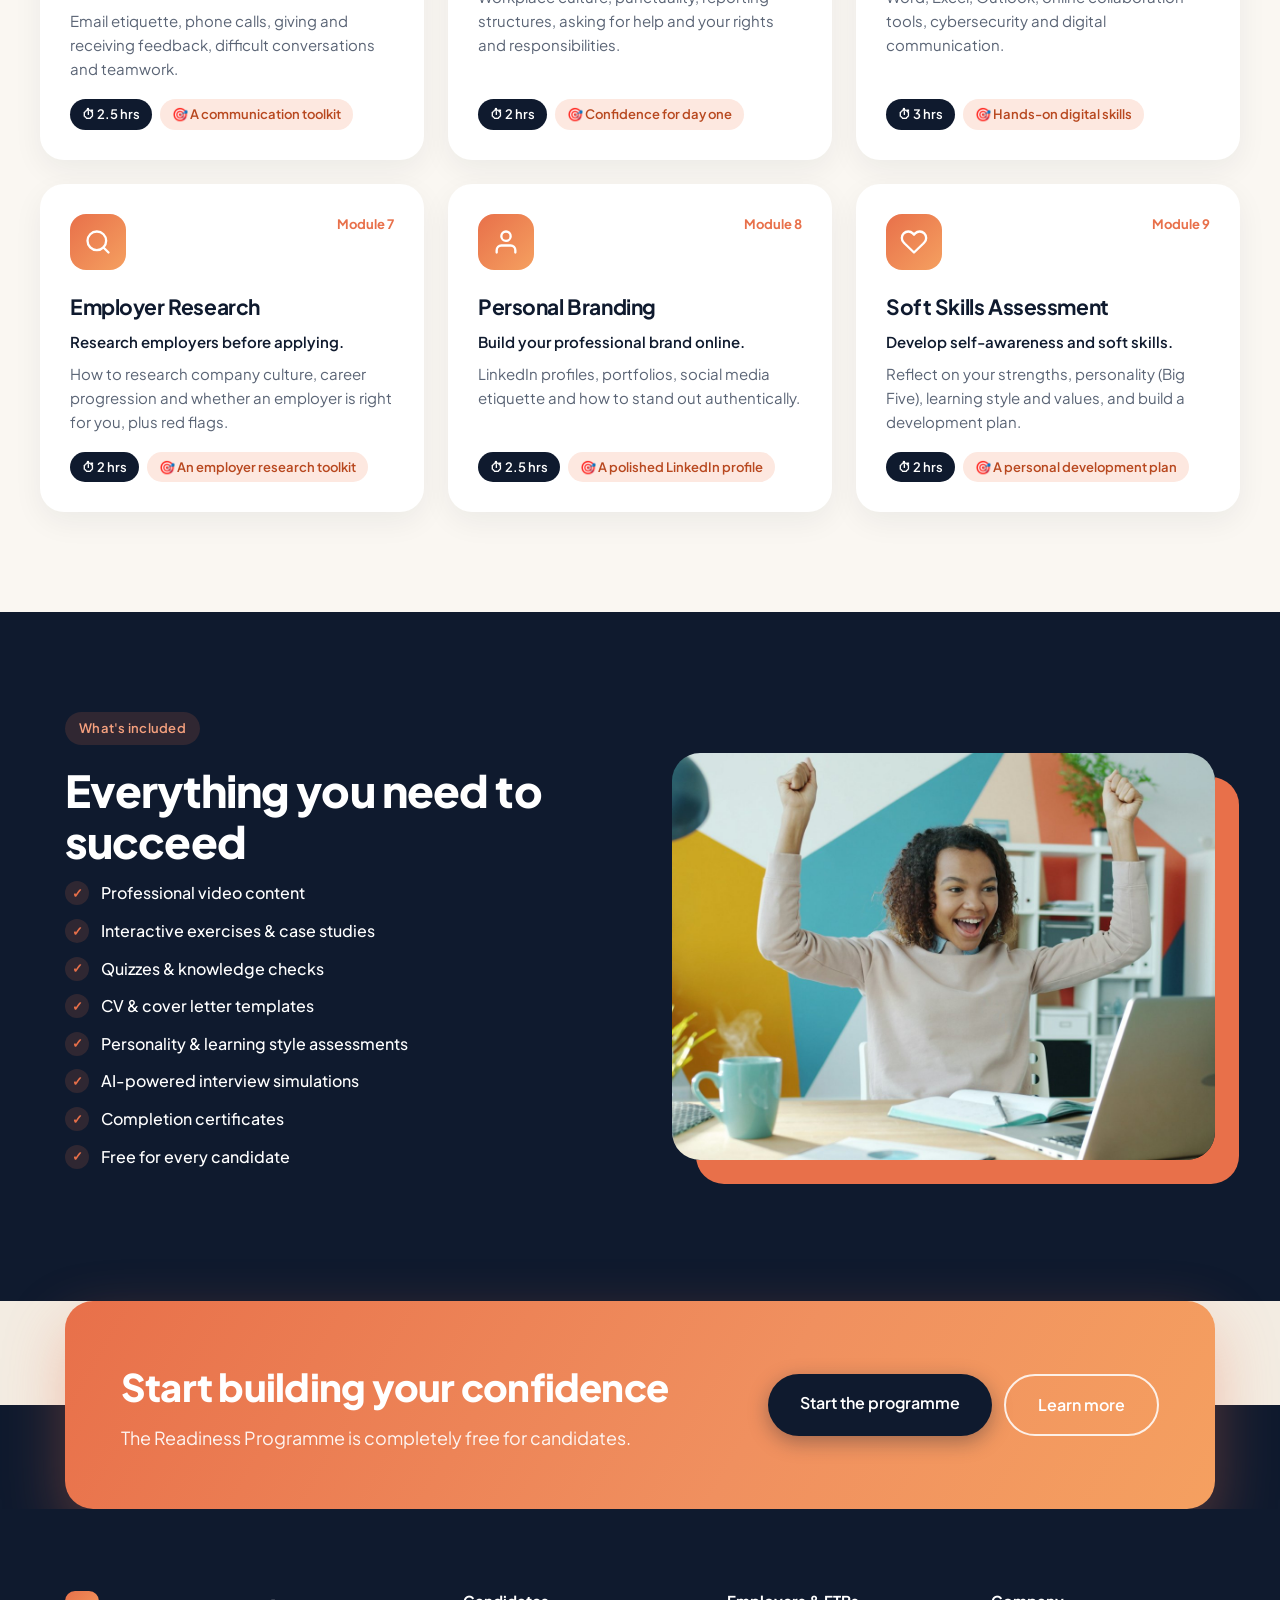
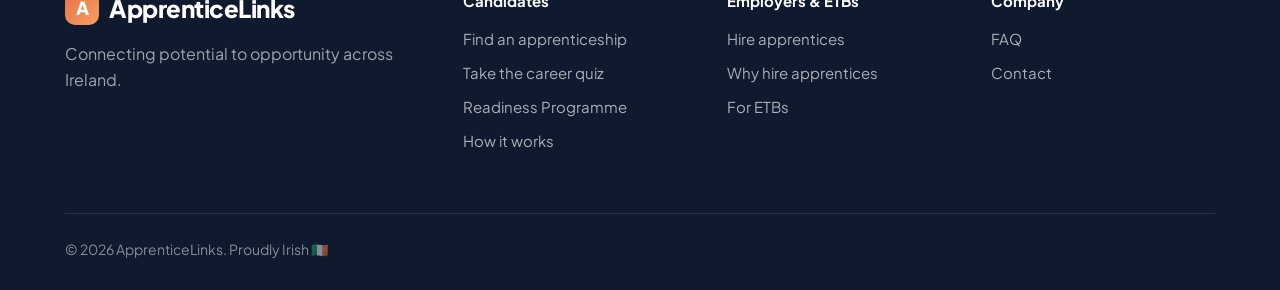
<file: readiness-programme.html>
<!DOCTYPE html>
<html lang="en">
<head>
  <meta charset="UTF-8">
  <meta name="viewport" content="width=device-width, initial-scale=1.0">
  <meta name="description" content="Nine free modules that prepare you for every stage of your apprenticeship.">
  <title>Readiness Programme - ApprenticeLinks</title>
  <link rel="preconnect" href="https://fonts.googleapis.com">
  <link rel="preconnect" href="https://fonts.gstatic.com" crossorigin>
  <link href="https://fonts.googleapis.com/css2?family=Plus+Jakarta+Sans:wght@400;500;600;700;800&display=swap" rel="stylesheet">
  <link rel="stylesheet" href="styles.css">
</head>
<body class="home">
  <header class="site-header">
    <a href="index.html" class="logo"><span class="logo-mark">A</span>ApprenticeLinks</a>
    <button class="nav-toggle" aria-label="Open menu" aria-expanded="false">
      <span></span><span></span><span></span>
    </button>
    <nav class="site-nav">
      <a href="for-candidates.html">Candidates</a>
      <a href="for-employers.html">Employers</a>
      <a href="for-colleges.html">ETBs</a>
      <a href="how-it-works.html">How It Works</a>
      <a href="readiness-programme.html" class="active">Readiness</a>
      <a href="faq.html">FAQ</a>
      <a href="quiz.html">✨ Quiz</a>
      <a href="contact.html" class="nav-cta">Contact us</a>
    </nav>
  </header>

  <section class="page-hero">
    <div class="blob blob-1"></div>
    <div class="blob blob-2"></div>
    <div class="page-hero-inner">
      <div class="page-hero-text">
        <span class="eyebrow">Readiness Programme</span>
        <h1>Walk in <span class="highlight">ready</span> on day one</h1>
        <p class="lead">Nine free modules that prepare you for every stage of your apprenticeship journey, with video, practical exercises, quizzes and reflection. Go at your own pace.</p>
        <div class="hero-actions">
          <a href="contact.html" class="btn">Start the programme →</a>
          <a href="quiz.html" class="btn btn-outline">Take the career quiz</a>
        </div>
      </div>
      <div class="page-hero-img"><img src="images/banner-readiness.jpg" alt="Three young people laughing together around laptops"></div>
    </div>
  </section>

  <section class="stats-band">
    <div class="stat-item reveal"><span class="stat-num" data-count="9">9</span><span class="stat-label">Modules</span></div>
    <div class="stat-item reveal"><span class="stat-num">~<span data-count="21">21</span>hrs</span><span class="stat-label">Total learning</span></div>
    <div class="stat-item reveal"><span class="stat-num"><span data-count="4">4</span>–8</span><span class="stat-label">Weeks to finish</span></div>
    <div class="stat-item reveal"><span class="stat-num">€<span data-count="0">0</span></span><span class="stat-label">Cost to you</span></div>
  </section>

  <section class="home-section light">
    <div class="section-head reveal">
      <span class="eyebrow dark">The modules</span>
      <h2>Nine steps to being job-ready</h2>
    </div>
    <div class="module-tiles">
      <div class="module-tile reveal">
        <div class="module-top"><div class="icon-badge"><svg viewBox="0 0 24 24"><circle cx="12" cy="12" r="10"/><path d="M16.2 7.8l-2.1 6.3-6.3 2.1 2.1-6.3z"/></svg></div><span class="module-no">Module 1</span></div>
        <h3>Apprenticeship 101</h3>
        <p class="module-goal">Understand the Irish apprenticeship landscape and your options.</p>
        <p>Learn about the 87 apprenticeship programmes, funding, support agencies (SOLAS, ETBs, employers) and progression pathways.</p>
        <div class="module-meta"><span class="pill">⏱ 2 hrs</span><span class="pill pill-soft">🎯 Know your options and interests</span></div>
      </div>
      <div class="module-tile reveal">
        <div class="module-top"><div class="icon-badge"><svg viewBox="0 0 24 24"><path d="M14 2H6a2 2 0 0 0-2 2v16a2 2 0 0 0 2 2h12a2 2 0 0 0 2-2V8z"/><path d="M14 2v6h6"/><path d="M8 13h8"/><path d="M8 17h5"/></svg></div><span class="module-no">Module 2</span></div>
        <h3>CV Development</h3>
        <p class="module-goal">Create a compelling CV that stands out.</p>
        <p>CV structure, transferable skills, tailoring for apprenticeships and avoiding common mistakes, with feedback on your draft.</p>
        <div class="module-meta"><span class="pill">⏱ 2.5 hrs</span><span class="pill pill-soft">🎯 An employer-ready CV</span></div>
      </div>
      <div class="module-tile reveal">
        <div class="module-top"><div class="icon-badge"><svg viewBox="0 0 24 24"><rect x="9" y="2" width="6" height="12" rx="3"/><path d="M19 10v1a7 7 0 0 1-14 0v-1"/><path d="M12 18v4"/></svg></div><span class="module-no">Module 3</span></div>
        <h3>Interview Prep</h3>
        <p class="module-goal">Master interview techniques and build confidence.</p>
        <p>Interview types, common questions, the STAR method, body language and AI-powered practice interviews.</p>
        <div class="module-meta"><span class="pill">⏱ 3 hrs</span><span class="pill pill-soft">🎯 Interview confidence</span></div>
      </div>
      <div class="module-tile reveal">
        <div class="module-top"><div class="icon-badge"><svg viewBox="0 0 24 24"><path d="M21 15a2 2 0 0 1-2 2H7l-4 4V5a2 2 0 0 1 2-2h14a2 2 0 0 1 2 2z"/></svg></div><span class="module-no">Module 4</span></div>
        <h3>Communication Skills</h3>
        <p class="module-goal">Develop professional communication for work.</p>
        <p>Email etiquette, phone calls, giving and receiving feedback, difficult conversations and teamwork.</p>
        <div class="module-meta"><span class="pill">⏱ 2.5 hrs</span><span class="pill pill-soft">🎯 A communication toolkit</span></div>
      </div>
      <div class="module-tile reveal">
        <div class="module-top"><div class="icon-badge"><svg viewBox="0 0 24 24"><rect x="2" y="7" width="20" height="14" rx="2"/><path d="M16 21V5a2 2 0 0 0-2-2h-4a2 2 0 0 0-2 2v16"/></svg></div><span class="module-no">Module 5</span></div>
        <h3>Workplace Readiness</h3>
        <p class="module-goal">Prepare for your first day and beyond.</p>
        <p>Workplace culture, punctuality, reporting structures, asking for help and your rights and responsibilities.</p>
        <div class="module-meta"><span class="pill">⏱ 2 hrs</span><span class="pill pill-soft">🎯 Confidence for day one</span></div>
      </div>
      <div class="module-tile reveal">
        <div class="module-top"><div class="icon-badge"><svg viewBox="0 0 24 24"><rect x="3" y="4" width="18" height="12" rx="2"/><path d="M2 20h20"/></svg></div><span class="module-no">Module 6</span></div>
        <h3>Digital Skills</h3>
        <p class="module-goal">Master essential digital literacy.</p>
        <p>Word, Excel, Outlook, online collaboration tools, cybersecurity and digital communication.</p>
        <div class="module-meta"><span class="pill">⏱ 3 hrs</span><span class="pill pill-soft">🎯 Hands-on digital skills</span></div>
      </div>
      <div class="module-tile reveal">
        <div class="module-top"><div class="icon-badge"><svg viewBox="0 0 24 24"><circle cx="11" cy="11" r="8"/><path d="M21 21l-4.3-4.3"/></svg></div><span class="module-no">Module 7</span></div>
        <h3>Employer Research</h3>
        <p class="module-goal">Research employers before applying.</p>
        <p>How to research company culture, career progression and whether an employer is right for you, plus red flags.</p>
        <div class="module-meta"><span class="pill">⏱ 2 hrs</span><span class="pill pill-soft">🎯 An employer research toolkit</span></div>
      </div>
      <div class="module-tile reveal">
        <div class="module-top"><div class="icon-badge"><svg viewBox="0 0 24 24"><path d="M20 21v-2a4 4 0 0 0-4-4H8a4 4 0 0 0-4 4v2"/><circle cx="12" cy="7" r="4"/></svg></div><span class="module-no">Module 8</span></div>
        <h3>Personal Branding</h3>
        <p class="module-goal">Build your professional brand online.</p>
        <p>LinkedIn profiles, portfolios, social media etiquette and how to stand out authentically.</p>
        <div class="module-meta"><span class="pill">⏱ 2.5 hrs</span><span class="pill pill-soft">🎯 A polished LinkedIn profile</span></div>
      </div>
      <div class="module-tile reveal">
        <div class="module-top"><div class="icon-badge"><svg viewBox="0 0 24 24"><path d="M20.8 4.6a5.5 5.5 0 0 0-7.8 0L12 5.7l-1-1.1a5.5 5.5 0 0 0-7.8 7.8l1 1.1L12 21l7.8-7.5 1-1.1a5.5 5.5 0 0 0 0-7.8z"/></svg></div><span class="module-no">Module 9</span></div>
        <h3>Soft Skills Assessment</h3>
        <p class="module-goal">Develop self-awareness and soft skills.</p>
        <p>Reflect on your strengths, personality (Big Five), learning style and values, and build a development plan.</p>
        <div class="module-meta"><span class="pill">⏱ 2 hrs</span><span class="pill pill-soft">🎯 A personal development plan</span></div>
      </div>
    </div>
  </section>

  <section class="home-section dark">
    <div class="split">
      <div class="split-text reveal">
        <span class="eyebrow">What's included</span>
        <h2 class="on-dark">Everything you need to succeed</h2>
        <ul class="check-list">
          <li>Professional video content</li>
          <li>Interactive exercises &amp; case studies</li>
          <li>Quizzes &amp; knowledge checks</li>
          <li>CV &amp; cover letter templates</li>
          <li>Personality &amp; learning style assessments</li>
          <li>AI-powered interview simulations</li>
          <li>Completion certificates</li>
          <li>Free for every candidate</li>
        </ul>
      </div>
      <div class="split-img reveal"><img src="images/success.jpg" alt="A young woman celebrating at her desk" loading="lazy"></div>
    </div>
  </section>

  <section class="cta-band" style="--cta-top: #0f1a2e">
    <div class="cta-inner reveal">
      <div>
        <h2>Start building your confidence</h2>
        <p>The Readiness Programme is completely free for candidates.</p>
      </div>
      <div class="cta-actions">
        <a href="contact.html" class="btn btn-dark">Start the programme</a>
        <a href="for-candidates.html" class="btn btn-ghost">Learn more</a>
      </div>
    </div>
  </section>

  <footer class="site-footer">
    <div class="footer-grid">
      <div class="footer-brand">
        <a href="index.html" class="logo"><span class="logo-mark">A</span>ApprenticeLinks</a>
        <p>Connecting potential to opportunity across Ireland.</p>
      </div>
      <div>
        <h4>Candidates</h4>
        <a href="for-candidates.html">Find an apprenticeship</a>
        <a href="quiz.html">Take the career quiz</a>
        <a href="readiness-programme.html">Readiness Programme</a>
        <a href="how-it-works.html">How it works</a>
      </div>
      <div>
        <h4>Employers &amp; ETBs</h4>
        <a href="for-employers.html">Hire apprentices</a>
        <a href="why-hire-apprentices.html">Why hire apprentices</a>
        <a href="for-colleges.html">For ETBs</a>
      </div>
      <div>
        <h4>Company</h4>
        <a href="faq.html">FAQ</a>
        <a href="contact.html">Contact</a>
      </div>
    </div>
    <p class="footer-bottom">&copy; 2026 ApprenticeLinks. Proudly Irish 🇮🇪</p>
  </footer>
  <script src="main.js"></script>
</body>
</html>
</file>
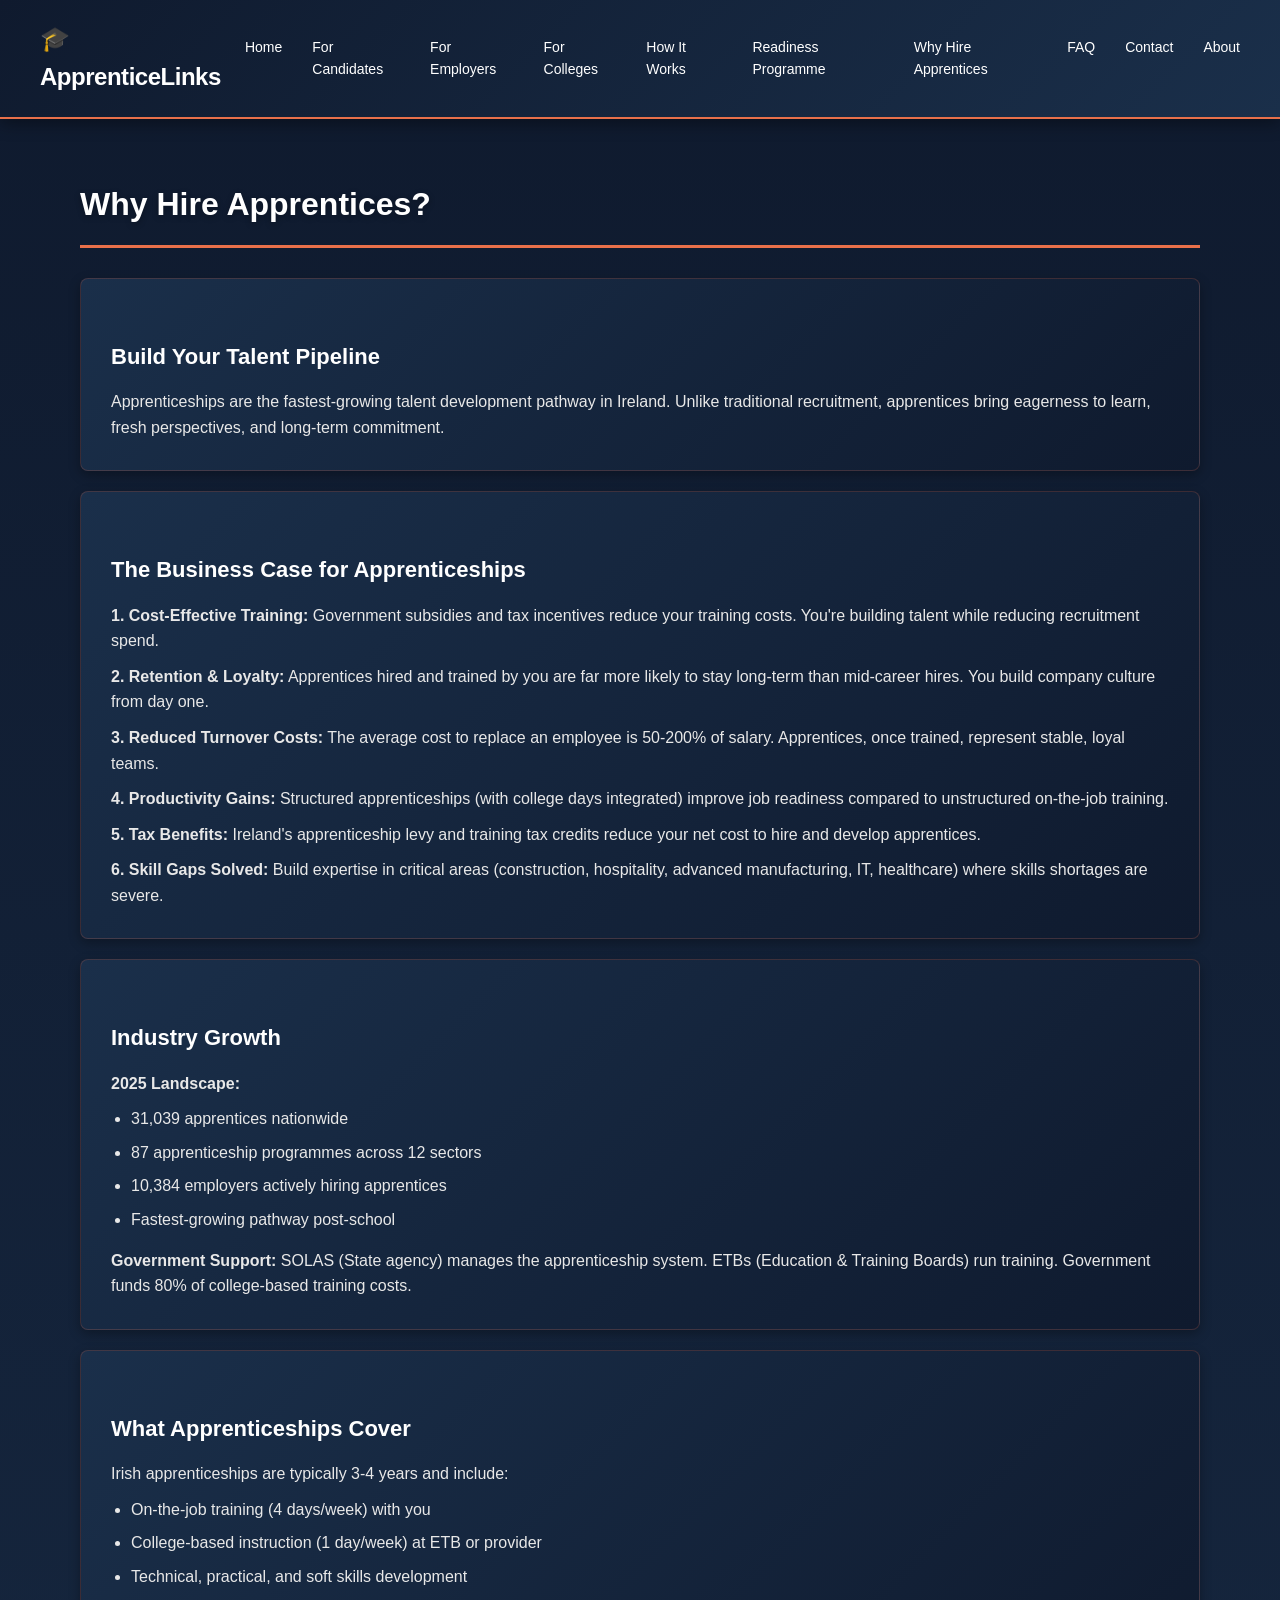
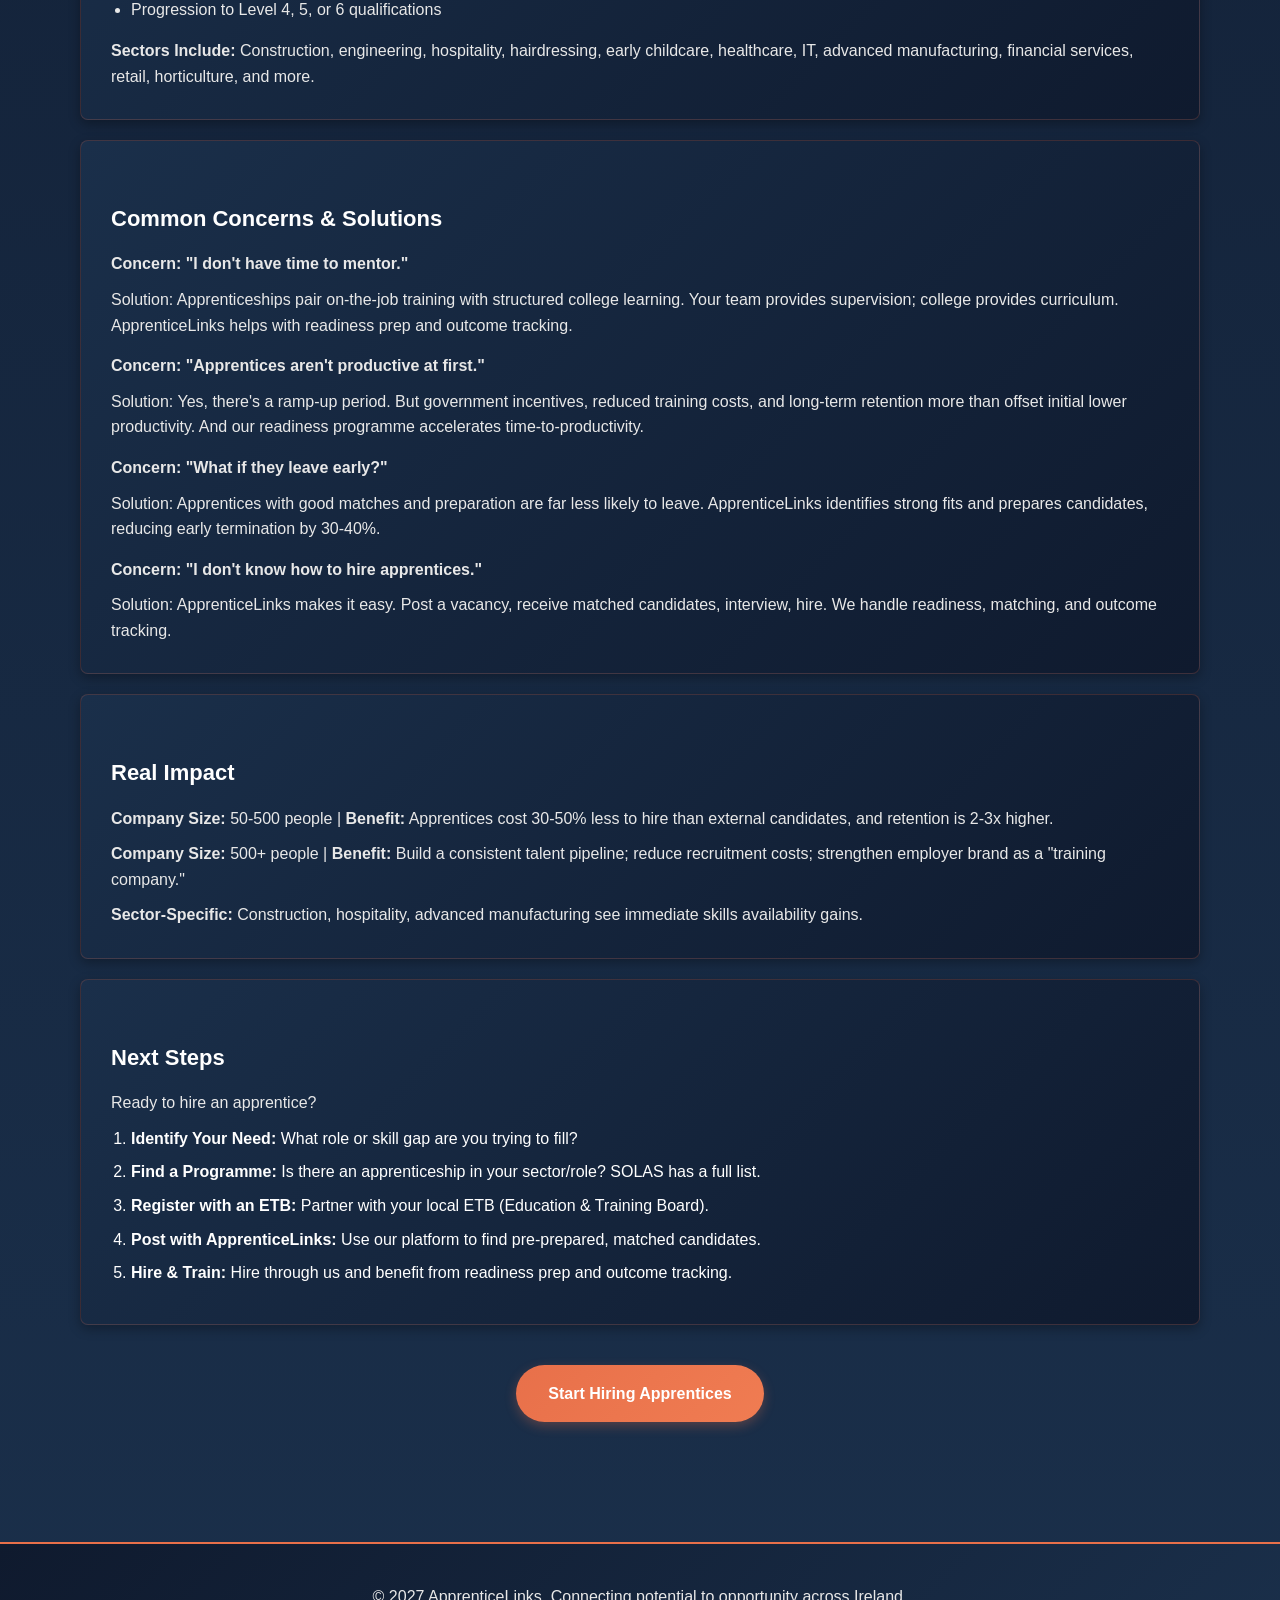
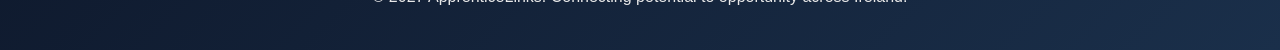
<file: why-hire-apprentices (1).html>
<!DOCTYPE html>
<html lang="en">
<head>
  <meta charset="UTF-8">
  <meta name="viewport" content="width=device-width, initial-scale=1.0">
  <meta name="description" content="Why hire apprentices - Benefits of apprenticeships for employers">
  <title>Why Hire Apprentices - ApprenticeLinks</title>
  <link rel="stylesheet" href="styles.css">
</head>
<body>
  <header>
    <div class="logo">🎓 ApprenticeLinks</div>
    <nav>
      <a href="index.html">Home</a>
      <a href="for-candidates.html">For Candidates</a>
      <a href="for-employers.html">For Employers</a>
      <a href="for-colleges.html">For Colleges</a>
      <a href="how-it-works.html">How It Works</a>
      <a href="readiness-programme.html">Readiness Programme</a>
      <a href="why-hire-apprentices.html">Why Hire Apprentices</a>
      <a href="faq.html">FAQ</a>
      <a href="contact.html">Contact</a>
      <a href="about.html">About</a>
    </nav>
  </header>

  <section class="section">
    <h2>Why Hire Apprentices?</h2>
    
    <div class="card">
      <h3>Build Your Talent Pipeline</h3>
      <p>Apprenticeships are the fastest-growing talent development pathway in Ireland. Unlike traditional recruitment, apprentices bring eagerness to learn, fresh perspectives, and long-term commitment.</p>
    </div>

    <div class="card">
      <h3>The Business Case for Apprenticeships</h3>
      <p><strong>1. Cost-Effective Training:</strong> Government subsidies and tax incentives reduce your training costs. You're building talent while reducing recruitment spend.</p>
      <p style="margin-top: 10px;"><strong>2. Retention & Loyalty:</strong> Apprentices hired and trained by you are far more likely to stay long-term than mid-career hires. You build company culture from day one.</p>
      <p style="margin-top: 10px;"><strong>3. Reduced Turnover Costs:</strong> The average cost to replace an employee is 50-200% of salary. Apprentices, once trained, represent stable, loyal teams.</p>
      <p style="margin-top: 10px;"><strong>4. Productivity Gains:</strong> Structured apprenticeships (with college days integrated) improve job readiness compared to unstructured on-the-job training.</p>
      <p style="margin-top: 10px;"><strong>5. Tax Benefits:</strong> Ireland's apprenticeship levy and training tax credits reduce your net cost to hire and develop apprentices.</p>
      <p style="margin-top: 10px;"><strong>6. Skill Gaps Solved:</strong> Build expertise in critical areas (construction, hospitality, advanced manufacturing, IT, healthcare) where skills shortages are severe.</p>
    </div>

    <div class="card">
      <h3>Industry Growth</h3>
      <p><strong>2025 Landscape:</strong></p>
      <ul style="margin-left: 20px; margin-top: 10px;">
        <li>31,039 apprentices nationwide</li>
        <li>87 apprenticeship programmes across 12 sectors</li>
        <li>10,384 employers actively hiring apprentices</li>
        <li>Fastest-growing pathway post-school</li>
      </ul>
      <p style="margin-top: 15px;"><strong>Government Support:</strong> SOLAS (State agency) manages the apprenticeship system. ETBs (Education & Training Boards) run training. Government funds 80% of college-based training costs.</p>
    </div>

    <div class="card">
      <h3>What Apprenticeships Cover</h3>
      <p>Irish apprenticeships are typically 3-4 years and include:</p>
      <ul style="margin-left: 20px; margin-top: 10px;">
        <li>On-the-job training (4 days/week) with you</li>
        <li>College-based instruction (1 day/week) at ETB or provider</li>
        <li>Technical, practical, and soft skills development</li>
        <li>Progression to Level 4, 5, or 6 qualifications</li>
      </ul>
      <p style="margin-top: 15px;"><strong>Sectors Include:</strong> Construction, engineering, hospitality, hairdressing, early childcare, healthcare, IT, advanced manufacturing, financial services, retail, horticulture, and more.</p>
    </div>

    <div class="card">
      <h3>Common Concerns & Solutions</h3>
      <p><strong>Concern: "I don't have time to mentor."</strong></p>
      <p style="margin-top: 10px;">Solution: Apprenticeships pair on-the-job training with structured college learning. Your team provides supervision; college provides curriculum. ApprenticeLinks helps with readiness prep and outcome tracking.</p>

      <p style="margin-top: 15px;"><strong>Concern: "Apprentices aren't productive at first."</strong></p>
      <p style="margin-top: 10px;">Solution: Yes, there's a ramp-up period. But government incentives, reduced training costs, and long-term retention more than offset initial lower productivity. And our readiness programme accelerates time-to-productivity.</p>

      <p style="margin-top: 15px;"><strong>Concern: "What if they leave early?"</strong></p>
      <p style="margin-top: 10px;">Solution: Apprentices with good matches and preparation are far less likely to leave. ApprenticeLinks identifies strong fits and prepares candidates, reducing early termination by 30-40%.</p>

      <p style="margin-top: 15px;"><strong>Concern: "I don't know how to hire apprentices."</strong></p>
      <p style="margin-top: 10px;">Solution: ApprenticeLinks makes it easy. Post a vacancy, receive matched candidates, interview, hire. We handle readiness, matching, and outcome tracking.</p>
    </div>

    <div class="card">
      <h3>Real Impact</h3>
      <p><strong>Company Size:</strong> 50-500 people | <strong>Benefit:</strong> Apprentices cost 30-50% less to hire than external candidates, and retention is 2-3x higher.</p>
      <p style="margin-top: 10px;"><strong>Company Size:</strong> 500+ people | <strong>Benefit:</strong> Build a consistent talent pipeline; reduce recruitment costs; strengthen employer brand as a "training company."</p>
      <p style="margin-top: 10px;"><strong>Sector-Specific:</strong> Construction, hospitality, advanced manufacturing see immediate skills availability gains.</p>
    </div>

    <div class="card">
      <h3>Next Steps</h3>
      <p>Ready to hire an apprentice?</p>
      <ol style="margin-left: 20px; margin-top: 10px;">
        <li><strong>Identify Your Need:</strong> What role or skill gap are you trying to fill?</li>
        <li><strong>Find a Programme:</strong> Is there an apprenticeship in your sector/role? SOLAS has a full list.</li>
        <li><strong>Register with an ETB:</strong> Partner with your local ETB (Education & Training Board).</li>
        <li><strong>Post with ApprenticeLinks:</strong> Use our platform to find pre-prepared, matched candidates.</li>
        <li><strong>Hire & Train:</strong> Hire through us and benefit from readiness prep and outcome tracking.</li>
      </ol>
    </div>

    <div class="button-container" style="margin-top: 40px;">
      <a href="for-employers.html" class="btn">Start Hiring Apprentices</a>
    </div>
  </section>

  <footer>
    <p>&copy; 2027 ApprenticeLinks. Connecting potential to opportunity across Ireland.</p>
  </footer>
</body>
</html>
</file>
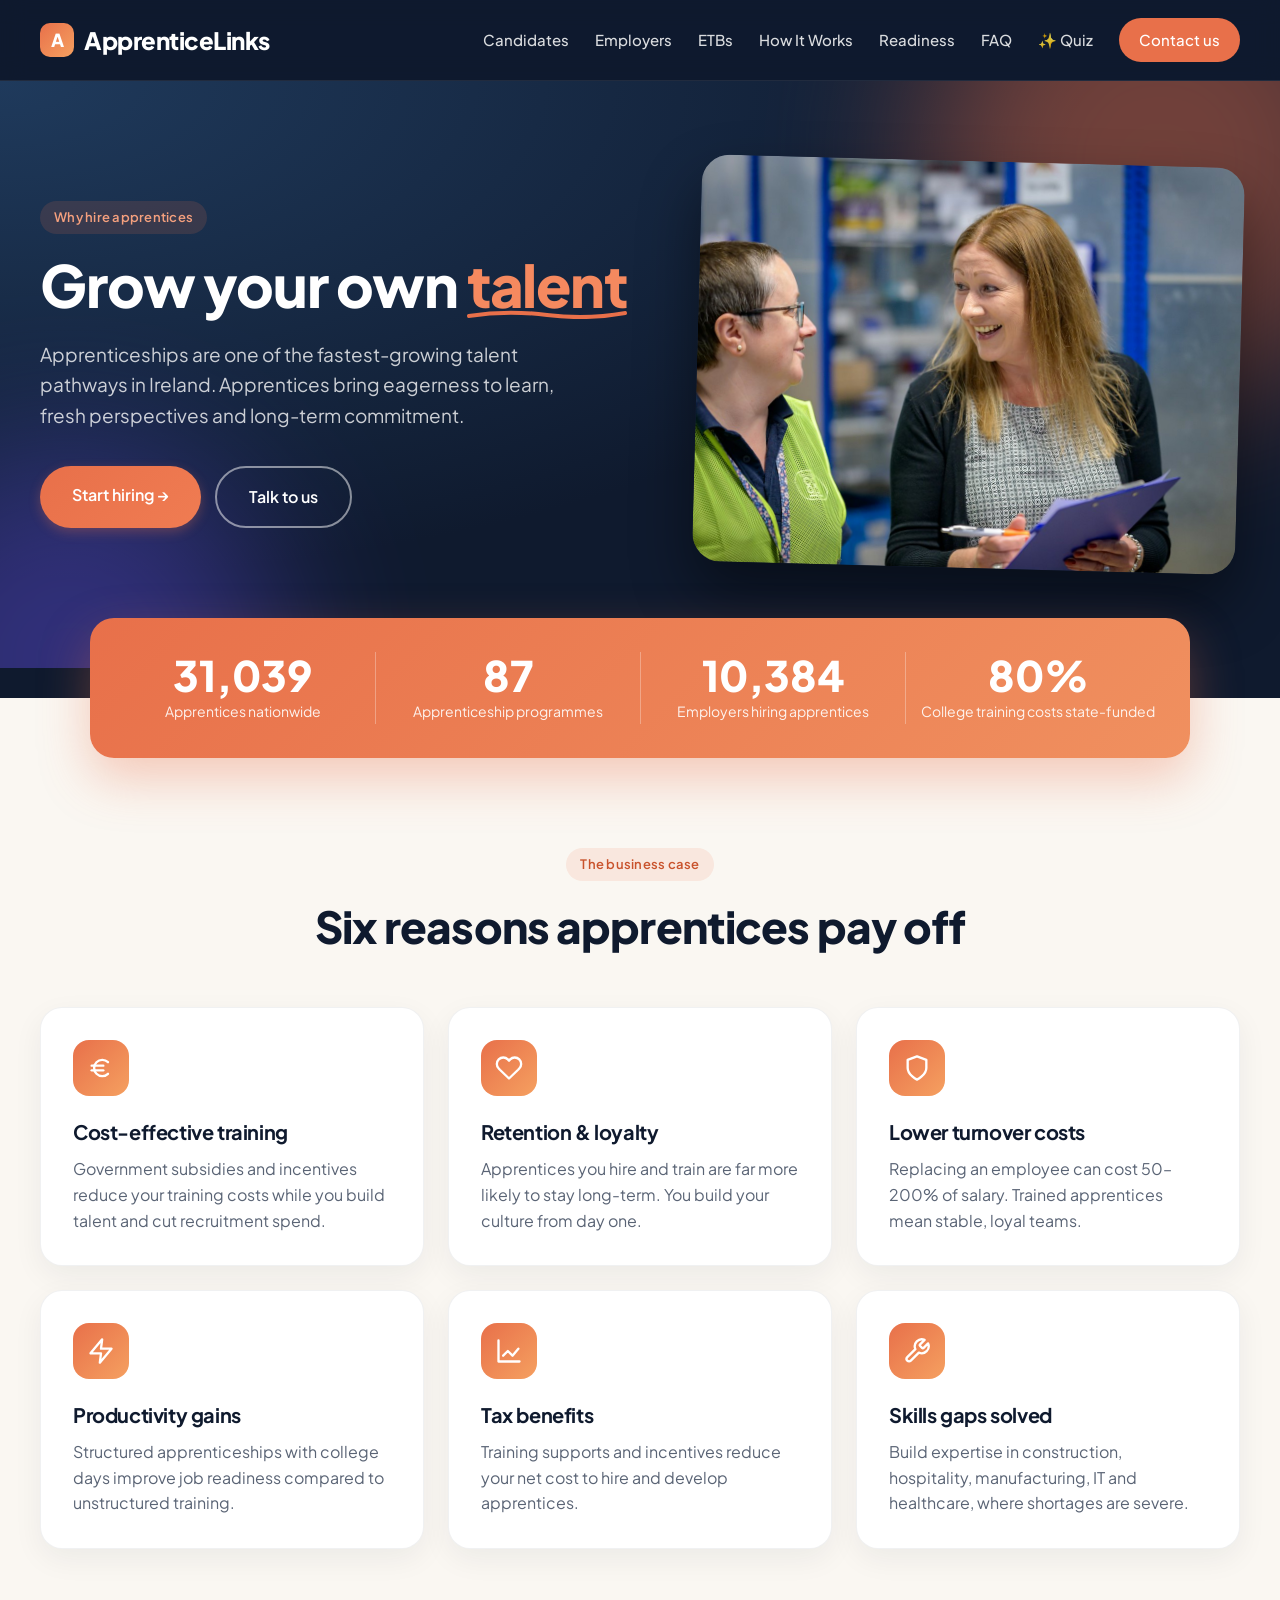
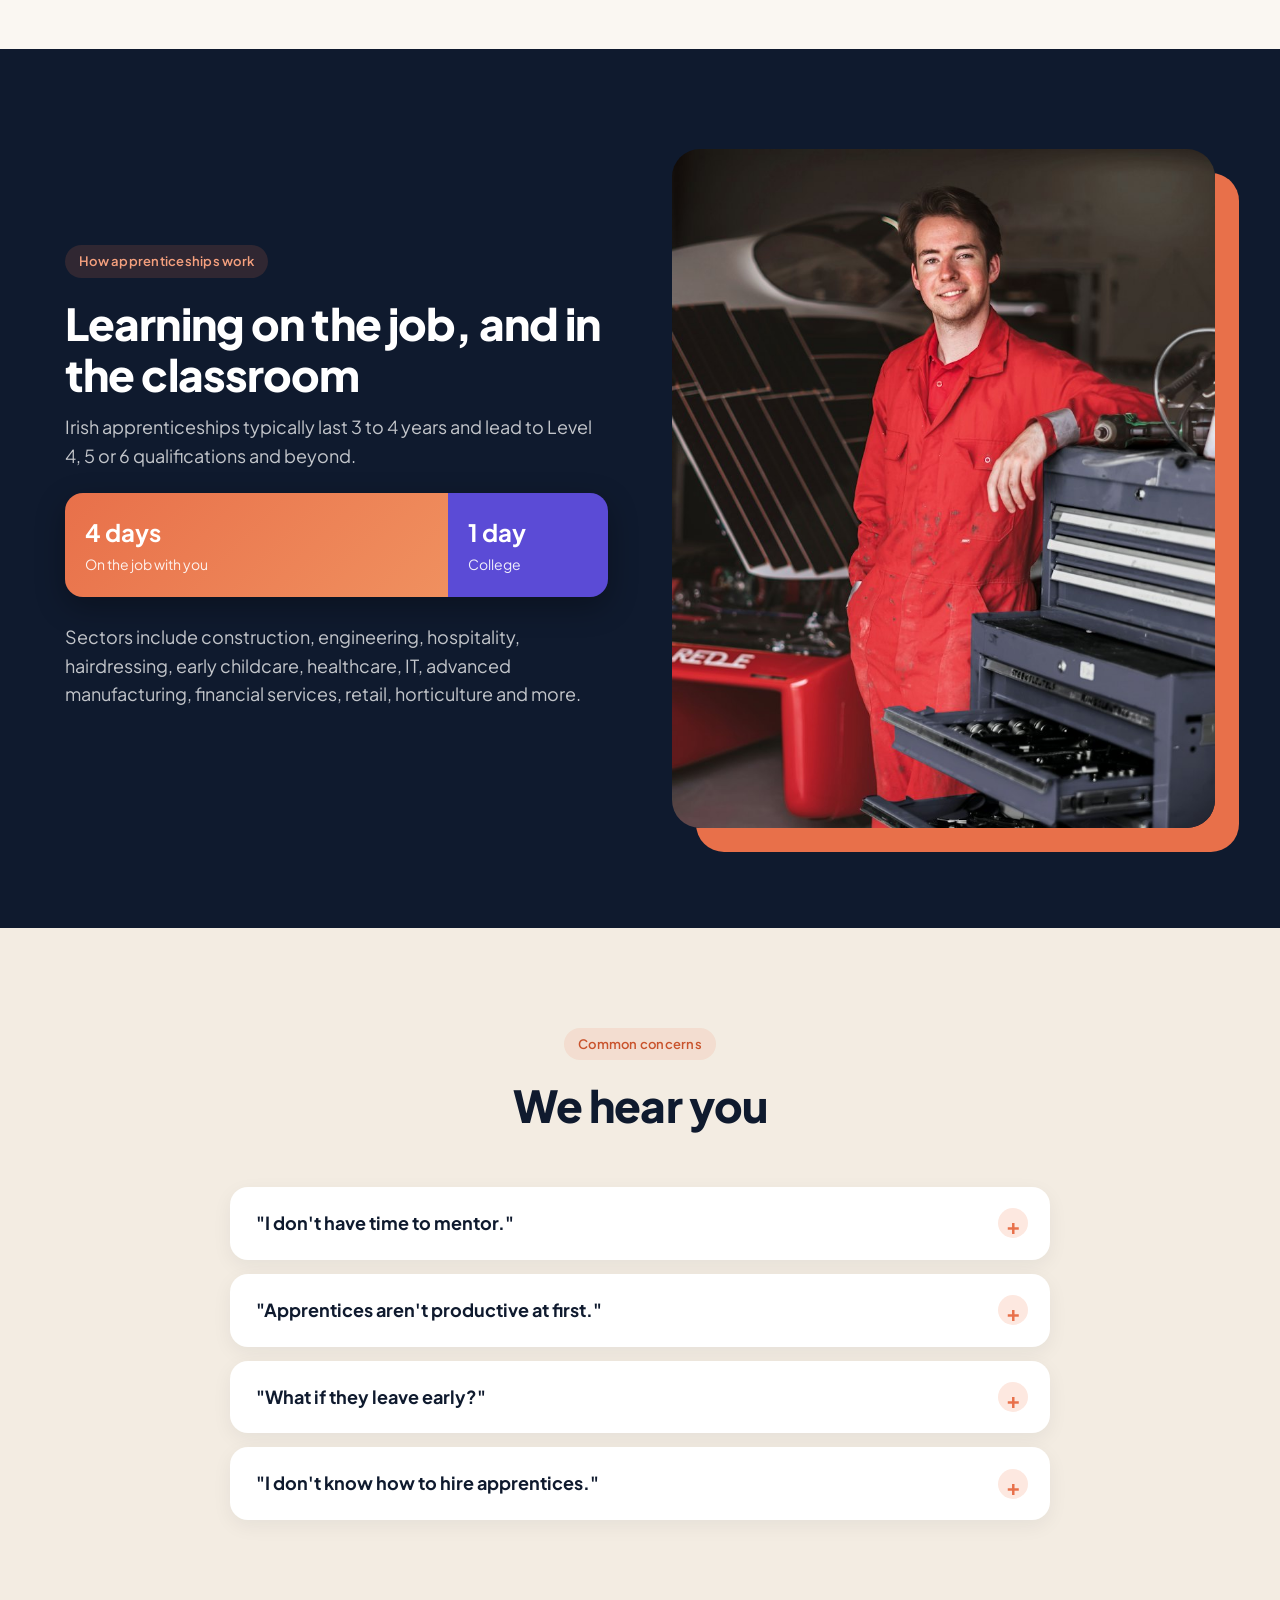
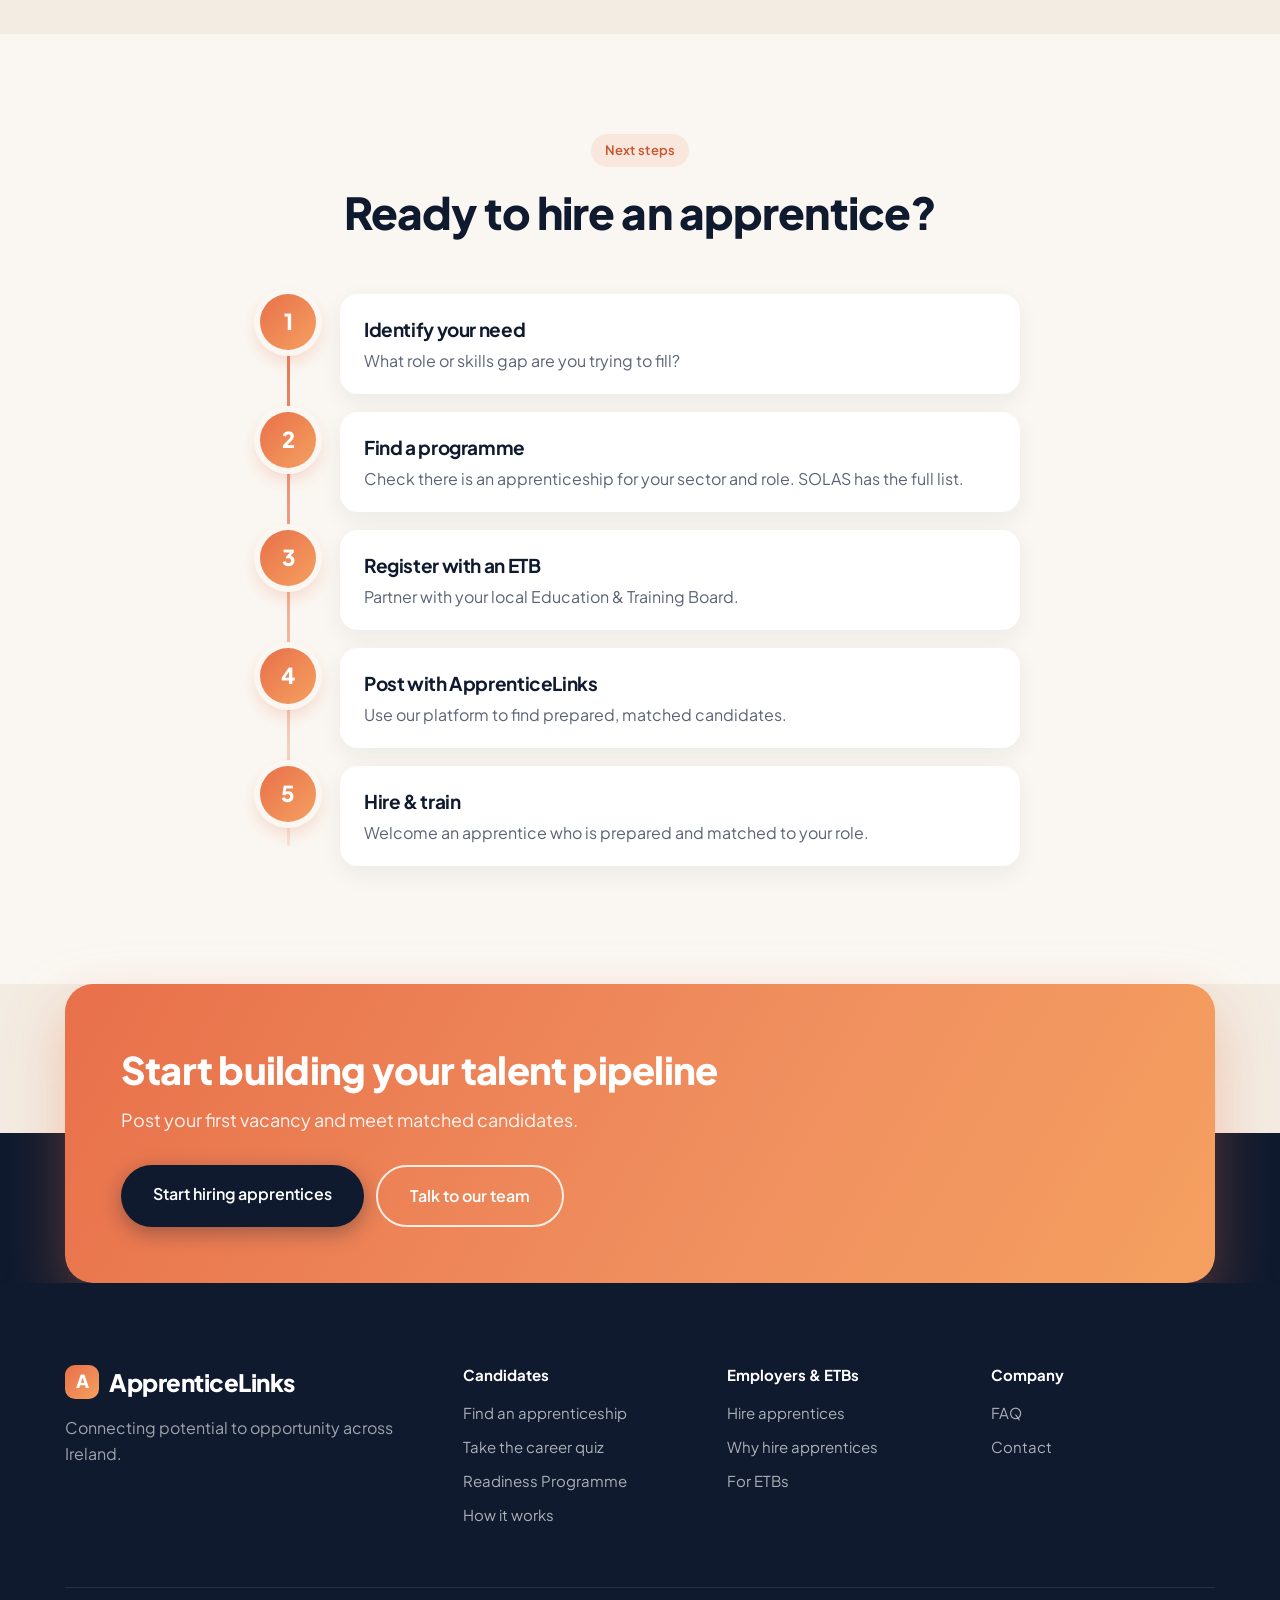
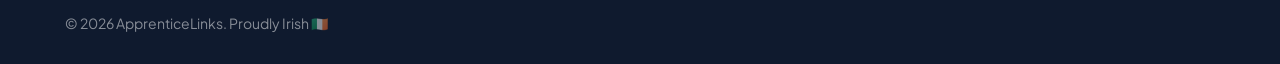
<file: why-hire-apprentices.html>
<!DOCTYPE html>
<html lang="en">
<head>
  <meta charset="UTF-8">
  <meta name="viewport" content="width=device-width, initial-scale=1.0">
  <meta name="description" content="The business case for hiring apprentices in Ireland.">
  <title>Why Hire Apprentices - ApprenticeLinks</title>
  <link rel="preconnect" href="https://fonts.googleapis.com">
  <link rel="preconnect" href="https://fonts.gstatic.com" crossorigin>
  <link href="https://fonts.googleapis.com/css2?family=Plus+Jakarta+Sans:wght@400;500;600;700;800&display=swap" rel="stylesheet">
  <link rel="stylesheet" href="styles.css">
</head>
<body class="home">
  <header class="site-header">
    <a href="index.html" class="logo"><span class="logo-mark">A</span>ApprenticeLinks</a>
    <button class="nav-toggle" aria-label="Open menu" aria-expanded="false">
      <span></span><span></span><span></span>
    </button>
    <nav class="site-nav">
      <a href="for-candidates.html">Candidates</a>
      <a href="for-employers.html">Employers</a>
      <a href="for-colleges.html">ETBs</a>
      <a href="how-it-works.html">How It Works</a>
      <a href="readiness-programme.html">Readiness</a>
      <a href="faq.html">FAQ</a>
      <a href="quiz.html">✨ Quiz</a>
      <a href="contact.html" class="nav-cta">Contact us</a>
    </nav>
  </header>

  <section class="page-hero">
    <div class="blob blob-1"></div>
    <div class="blob blob-2"></div>
    <div class="page-hero-inner">
      <div class="page-hero-text">
        <span class="eyebrow">Why hire apprentices</span>
        <h1>Grow your own <span class="highlight">talent</span></h1>
        <p class="lead">Apprenticeships are one of the fastest-growing talent pathways in Ireland. Apprentices bring eagerness to learn, fresh perspectives and long-term commitment.</p>
        <div class="hero-actions">
          <a href="for-employers.html" class="btn">Start hiring →</a>
          <a href="contact.html" class="btn btn-outline">Talk to us</a>
        </div>
      </div>
      <div class="page-hero-img"><img src="images/banner-why.jpg" alt="A workplace supervisor chatting with a smiling colleague"></div>
    </div>
  </section>

  <section class="stats-band">
    <div class="stat-item reveal"><span class="stat-num" data-count="31039">31,039</span><span class="stat-label">Apprentices nationwide</span></div>
    <div class="stat-item reveal"><span class="stat-num" data-count="87">87</span><span class="stat-label">Apprenticeship programmes</span></div>
    <div class="stat-item reveal"><span class="stat-num" data-count="10384">10,384</span><span class="stat-label">Employers hiring apprentices</span></div>
    <div class="stat-item reveal"><span class="stat-num"><span data-count="80">80</span>%</span><span class="stat-label">College training costs state-funded</span></div>
  </section>

  <section class="home-section light">
    <div class="section-head reveal">
      <span class="eyebrow dark">The business case</span>
      <h2>Six reasons apprentices pay off</h2>
    </div>
    <div class="icon-grid">
      <div class="icon-card on-light reveal">
        <div class="icon-badge"><svg viewBox="0 0 24 24"><path d="M18 7a7 7 0 1 0 0 10"/><path d="M4 10h10"/><path d="M4 14h10"/></svg></div>
        <h3>Cost-effective training</h3>
        <p>Government subsidies and incentives reduce your training costs while you build talent and cut recruitment spend.</p>
      </div>
      <div class="icon-card on-light reveal">
        <div class="icon-badge"><svg viewBox="0 0 24 24"><path d="M20.8 4.6a5.5 5.5 0 0 0-7.8 0L12 5.7l-1-1.1a5.5 5.5 0 0 0-7.8 7.8l1 1.1L12 21l7.8-7.5 1-1.1a5.5 5.5 0 0 0 0-7.8z"/></svg></div>
        <h3>Retention &amp; loyalty</h3>
        <p>Apprentices you hire and train are far more likely to stay long-term. You build your culture from day one.</p>
      </div>
      <div class="icon-card on-light reveal">
        <div class="icon-badge"><svg viewBox="0 0 24 24"><path d="M12 22s8-4 8-10V5l-8-3-8 3v7c0 6 8 10 8 10z"/></svg></div>
        <h3>Lower turnover costs</h3>
        <p>Replacing an employee can cost 50–200% of salary. Trained apprentices mean stable, loyal teams.</p>
      </div>
      <div class="icon-card on-light reveal">
        <div class="icon-badge"><svg viewBox="0 0 24 24"><path d="M13 2L3 14h9l-1 8 10-12h-9z"/></svg></div>
        <h3>Productivity gains</h3>
        <p>Structured apprenticeships with college days improve job readiness compared to unstructured training.</p>
      </div>
      <div class="icon-card on-light reveal">
        <div class="icon-badge"><svg viewBox="0 0 24 24"><path d="M3 3v18h18"/><path d="M7 16l4-4 4 4 5-6"/></svg></div>
        <h3>Tax benefits</h3>
        <p>Training supports and incentives reduce your net cost to hire and develop apprentices.</p>
      </div>
      <div class="icon-card on-light reveal">
        <div class="icon-badge"><svg viewBox="0 0 24 24"><path d="M14.7 6.3a1 1 0 0 0 0 1.4l1.6 1.6a1 1 0 0 0 1.4 0l3.8-3.8a6 6 0 0 1-7.9 7.9l-6.9 6.9a2.1 2.1 0 0 1-3-3l6.9-6.9a6 6 0 0 1 7.9-7.9z"/></svg></div>
        <h3>Skills gaps solved</h3>
        <p>Build expertise in construction, hospitality, manufacturing, IT and healthcare, where shortages are severe.</p>
      </div>
    </div>
  </section>

  <section class="home-section dark">
    <div class="split">
      <div class="split-text reveal">
        <span class="eyebrow">How apprenticeships work</span>
        <h2 class="on-dark">Learning on the job, and in the classroom</h2>
        <p class="on-dark-p">Irish apprenticeships typically last 3 to 4 years and lead to Level 4, 5 or 6 qualifications and beyond.</p>
        <div class="week-bar reveal">
          <div class="week-work"><strong>4 days</strong><span>On the job with you</span></div>
          <div class="week-college"><strong>1 day</strong><span>College</span></div>
        </div>
        <p class="on-dark-p">Sectors include construction, engineering, hospitality, hairdressing, early childcare, healthcare, IT, advanced manufacturing, financial services, retail, horticulture and more.</p>
      </div>
      <div class="split-img reveal"><img src="images/trade-motor.jpg" alt="A young mechanic standing beside a toolbox" loading="lazy"></div>
    </div>
  </section>

  <section class="home-section cream">
    <div class="section-head reveal">
      <span class="eyebrow dark">Common concerns</span>
      <h2>We hear you</h2>
    </div>
    <div class="faq-list">
      <details class="faq-item reveal">
        <summary>"I don't have time to mentor."</summary>
        <div class="faq-body"><p>Apprenticeships pair on-the-job training with structured college learning. Your team provides supervision; the college provides the curriculum. ApprenticeLinks helps with readiness prep and matching.</p></div>
      </details>
      <details class="faq-item reveal">
        <summary>"Apprentices aren't productive at first."</summary>
        <div class="faq-body"><p>There is a ramp-up period. But incentives, reduced training costs and long-term retention more than offset it, and our Readiness Programme speeds up time-to-productivity.</p></div>
      </details>
      <details class="faq-item reveal">
        <summary>"What if they leave early?"</summary>
        <div class="faq-body"><p>Well-matched, well-prepared apprentices are far less likely to leave. We identify strong fits and prepare candidates, with the aim of reducing early termination by 30–40%.</p></div>
      </details>
      <details class="faq-item reveal">
        <summary>"I don't know how to hire apprentices."</summary>
        <div class="faq-body"><p>We make it easy: post a vacancy, receive matched candidates, interview and hire. We handle readiness and matching.</p></div>
      </details>
    </div>
  </section>

  <section class="home-section light">
    <div class="section-head reveal">
      <span class="eyebrow dark">Next steps</span>
      <h2>Ready to hire an apprentice?</h2>
    </div>
    <ol class="timeline">
      <li class="reveal"><span class="t-num">1</span><div><h3>Identify your need</h3><p>What role or skills gap are you trying to fill?</p></div></li>
      <li class="reveal"><span class="t-num">2</span><div><h3>Find a programme</h3><p>Check there is an apprenticeship for your sector and role. SOLAS has the full list.</p></div></li>
      <li class="reveal"><span class="t-num">3</span><div><h3>Register with an ETB</h3><p>Partner with your local Education &amp; Training Board.</p></div></li>
      <li class="reveal"><span class="t-num">4</span><div><h3>Post with ApprenticeLinks</h3><p>Use our platform to find prepared, matched candidates.</p></div></li>
      <li class="reveal"><span class="t-num">5</span><div><h3>Hire &amp; train</h3><p>Welcome an apprentice who is prepared and matched to your role.</p></div></li>
    </ol>
  </section>

  <section class="cta-band" style="--cta-top: #faf7f2">
    <div class="cta-inner reveal">
      <div>
        <h2>Start building your talent pipeline</h2>
        <p>Post your first vacancy and meet matched candidates.</p>
      </div>
      <div class="cta-actions">
        <a href="for-employers.html" class="btn btn-dark">Start hiring apprentices</a>
        <a href="contact.html" class="btn btn-ghost">Talk to our team</a>
      </div>
    </div>
  </section>

  <footer class="site-footer">
    <div class="footer-grid">
      <div class="footer-brand">
        <a href="index.html" class="logo"><span class="logo-mark">A</span>ApprenticeLinks</a>
        <p>Connecting potential to opportunity across Ireland.</p>
      </div>
      <div>
        <h4>Candidates</h4>
        <a href="for-candidates.html">Find an apprenticeship</a>
        <a href="quiz.html">Take the career quiz</a>
        <a href="readiness-programme.html">Readiness Programme</a>
        <a href="how-it-works.html">How it works</a>
      </div>
      <div>
        <h4>Employers &amp; ETBs</h4>
        <a href="for-employers.html">Hire apprentices</a>
        <a href="why-hire-apprentices.html">Why hire apprentices</a>
        <a href="for-colleges.html">For ETBs</a>
      </div>
      <div>
        <h4>Company</h4>
        <a href="faq.html">FAQ</a>
        <a href="contact.html">Contact</a>
      </div>
    </div>
    <p class="footer-bottom">&copy; 2026 ApprenticeLinks. Proudly Irish 🇮🇪</p>
  </footer>
  <script src="main.js"></script>
</body>
</html>
</file>
<file: styles.css>
/* ============================================
   APPRENTICELINKS - NAVY & ORANGE REDESIGN
   Navy: #0f1a2e → #1a2f4a (gradients)
   Orange: #e8704a (accents)
   Text: White (#ffffff)
   ============================================ */

* {
  margin: 0;
  padding: 0;
  box-sizing: border-box;
}

body {
  font-family: 'Plus Jakarta Sans', -apple-system, BlinkMacSystemFont, 'Segoe UI', 'Roboto', sans-serif;
  background: linear-gradient(180deg, #0f1a2e 0%, #1a2f4a 100%);
  color: #ffffff;
  line-height: 1.6;
  min-height: 100vh;
}

/* ============================================
   HEADER / NAVIGATION
   ============================================ */

header {
  background: linear-gradient(135deg, #0f1a2e 0%, #1a2f4a 100%);
  padding: 20px 40px;
  box-shadow: 0 4px 16px rgba(0, 0, 0, 0.4);
  display: flex;
  justify-content: space-between;
  align-items: center;
  position: sticky;
  top: 0;
  z-index: 100;
  border-bottom: 2px solid #e8704a;
}

.logo {
  font-size: 24px;
  font-weight: bold;
  color: #ffffff;
  text-decoration: none;
}

nav {
  display: flex;
  gap: 30px;
}

nav a {
  color: #ffffff;
  text-decoration: none;
  font-size: 14px;
  transition: all 0.3s;
  font-weight: 500;
}

nav a:hover {
  color: #e8704a;
  text-shadow: 0 0 8px rgba(232, 112, 74, 0.3);
}

/* ============================================
   HERO SECTION
   ============================================ */

.hero {
  background: linear-gradient(135deg, #0f1a2e 0%, #1a3a52 50%, #2a1f4a 100%);
  min-height: 90vh;
  display: flex;
  align-items: center;
  justify-content: center;
  text-align: center;
  padding: 40px 20px;
  position: relative;
  overflow: hidden;
}

.hero::before {
  content: '';
  position: absolute;
  top: 0;
  left: 0;
  right: 0;
  bottom: 0;
  background: radial-gradient(ellipse at center, rgba(232, 112, 74, 0.05) 0%, transparent 70%);
  pointer-events: none;
}

.hero-content {
  max-width: 900px;
  animation: fadeIn 0.8s ease-in;
  position: relative;
  z-index: 1;
}

@keyframes fadeIn {
  from {
    opacity: 0;
    transform: translateY(20px);
  }
  to {
    opacity: 1;
    transform: translateY(0);
  }
}

.domain {
  font-size: 14px;
  font-weight: 500;
  letter-spacing: 2px;
  color: #e8704a;
  text-transform: lowercase;
  margin-bottom: 16px;
}

h1 {
  font-size: 56px;
  font-weight: 300;
  letter-spacing: -1px;
  color: #ffffff;
  margin-bottom: 24px;
  font-family: 'Georgia', 'Garamond', serif;
  text-shadow: 0 2px 8px rgba(0, 0, 0, 0.3);
}

.subtitle {
  font-size: 18px;
  font-weight: 400;
  line-height: 1.6;
  color: #e8e8e8;
  margin-bottom: 48px;
  max-width: 700px;
  margin-left: auto;
  margin-right: auto;
}

/* ============================================
   BUTTONS
   ============================================ */

.button-container {
  display: flex;
  gap: 20px;
  justify-content: center;
  flex-wrap: wrap;
  margin-top: 40px;
}

.btn,
button {
  padding: 16px 32px;
  font-size: 16px;
  font-weight: 600;
  border-radius: 999px;
  cursor: pointer;
  transition: all 0.3s ease;
  border: none;
  text-decoration: none;
  display: inline-block;
  text-align: center;
  background: linear-gradient(135deg, #e8704a 0%, #f07c52 100%);
  color: #ffffff;
  box-shadow: 0 4px 12px rgba(232, 112, 74, 0.3);
}

.btn:hover,
button:hover {
  background: linear-gradient(135deg, #f07c52 0%, #f58a60 100%);
  transform: translateY(-3px);
  box-shadow: 0 8px 24px rgba(232, 112, 74, 0.5);
}

.btn:active,
button:active {
  transform: translateY(-1px);
  box-shadow: 0 4px 12px rgba(232, 112, 74, 0.3);
}

/* ============================================
   FEATURES SECTION
   ============================================ */

.features {
  background: linear-gradient(180deg, #1a2f4a 0%, #0f1a2e 100%);
  padding: 80px 40px;
  border-top: 2px solid #2a4a6a;
  border-bottom: 2px solid #2a4a6a;
}

.features h2 {
  text-align: center;
  font-size: 36px;
  color: #ffffff;
  margin-bottom: 60px;
  text-shadow: 0 2px 6px rgba(0, 0, 0, 0.3);
}

.feature-grid {
  display: grid;
  grid-template-columns: repeat(auto-fit, minmax(250px, 1fr));
  gap: 40px;
  max-width: 1200px;
  margin: 0 auto;
}

.feature {
  text-align: center;
  padding: 20px;
  border-radius: 8px;
  background: rgba(26, 47, 74, 0.5);
  border: 1px solid rgba(232, 112, 74, 0.2);
  transition: all 0.3s;
}

.feature:hover {
  background: rgba(26, 47, 74, 0.8);
  border-color: rgba(232, 112, 74, 0.5);
  box-shadow: 0 4px 16px rgba(232, 112, 74, 0.15);
}

.feature-icon {
  font-size: 48px;
  margin-bottom: 16px;
}

.feature h3 {
  font-size: 20px;
  color: #ffffff;
  margin-bottom: 12px;
}

.feature p {
  color: #d0d0d0;
  line-height: 1.6;
}

/* ============================================
   SECTIONS & CONTAINERS
   ============================================ */

.section {
  padding: 60px 40px;
  max-width: 1200px;
  margin: 0 auto;
}

.section h2 {
  font-size: 32px;
  color: #ffffff;
  margin-bottom: 30px;
  border-bottom: 3px solid #e8704a;
  padding-bottom: 15px;
  text-shadow: 0 2px 6px rgba(0, 0, 0, 0.3);
}

.section h3 {
  font-size: 22px;
  color: #ffffff;
  margin-top: 30px;
  margin-bottom: 15px;
}

.card {
  background: linear-gradient(135deg, #1a2f4a 0%, #0f1a2e 100%);
  padding: 30px;
  border-radius: 8px;
  border-left: 4px solid #e8704a;
  margin-bottom: 20px;
  box-shadow: 0 4px 12px rgba(0, 0, 0, 0.3);
  border: 1px solid rgba(232, 112, 74, 0.2);
  transition: all 0.3s;
}

.card:hover {
  box-shadow: 0 6px 20px rgba(232, 112, 74, 0.2);
  border-color: rgba(232, 112, 74, 0.4);
}

.card h3 {
  color: #ffffff;
}

.card p {
  color: #e8e8e8;
}

.card a {
  color: #e8704a;
  font-weight: 600;
  text-decoration: none;
  transition: all 0.3s;
}

.card a:hover {
  color: #f07c52;
  text-decoration: underline;
  text-shadow: 0 0 8px rgba(232, 112, 74, 0.3);
}

.card ul {
  color: #e8e8e8;
}

.card li {
  margin-bottom: 8px;
}

/* ============================================
   FORMS
   ============================================ */

.form-group {
  margin-bottom: 20px;
}

label {
  display: block;
  font-weight: 600;
  color: #ffffff;
  margin-bottom: 8px;
}

input[type="text"],
input[type="email"],
input[type="password"],
input[type="tel"],
select,
textarea {
  width: 100%;
  padding: 12px;
  border: 1px solid #3a5a7a;
  border-radius: 4px;
  font-size: 16px;
  font-family: inherit;
  background: rgba(10, 20, 35, 0.6);
  color: #ffffff;
  transition: all 0.3s;
}

input[type="text"]:focus,
input[type="email"]:focus,
input[type="password"]:focus,
input[type="tel"]:focus,
select:focus,
textarea:focus {
  outline: none;
  border-color: #e8704a;
  background: rgba(10, 20, 35, 0.9);
  box-shadow: 0 0 0 3px rgba(232, 112, 74, 0.2);
}

/* ============================================
   DASHBOARD LAYOUT
   ============================================ */

.dashboard {
  display: grid;
  grid-template-columns: 1fr 1fr;
  gap: 30px;
  margin-top: 30px;
}

.dashboard-card {
  background: linear-gradient(135deg, #1a2f4a 0%, #0f1a2e 100%);
  padding: 30px;
  border-radius: 8px;
  color: #ffffff;
  box-shadow: 0 4px 12px rgba(0, 0, 0, 0.3);
  border: 1px solid rgba(232, 112, 74, 0.2);
}

.dashboard-card h3 {
  margin-top: 0;
  color: #ffffff;
}

.dashboard-card p {
  color: #e8e8e8;
}

.dashboard-card .stat {
  font-size: 24px;
  font-weight: bold;
  color: #e8704a;
  margin: 15px 0 5px 0;
  text-shadow: 0 0 8px rgba(232, 112, 74, 0.2);
}

.dashboard-card .label {
  font-size: 13px;
  color: #a0b0c0;
  text-transform: uppercase;
  letter-spacing: 1px;
}

/* ============================================
   MODULES / CARDS
   ============================================ */

.module-grid {
  display: grid;
  grid-template-columns: repeat(auto-fill, minmax(200px, 1fr));
  gap: 20px;
  margin-top: 30px;
}

.module-card {
  background: linear-gradient(135deg, #1a2f4a 0%, #0f1a2e 100%);
  padding: 20px;
  border-radius: 8px;
  cursor: pointer;
  transition: all 0.3s;
  border: 2px solid rgba(232, 112, 74, 0.2);
  box-shadow: 0 2px 8px rgba(0, 0, 0, 0.3);
}

.module-card:hover {
  border-color: #e8704a;
  box-shadow: 0 4px 16px rgba(232, 112, 74, 0.3);
  background: linear-gradient(135deg, #2a3f5a 0%, #1a2f4a 100%);
}

.module-card .icon {
  font-size: 32px;
  margin-bottom: 10px;
}

.module-card h4 {
  color: #ffffff;
  margin-bottom: 8px;
}

.module-card p {
  font-size: 13px;
  color: #b0c0d0;
}

.progress-bar {
  background: rgba(255, 255, 255, 0.1);
  height: 8px;
  border-radius: 4px;
  margin-top: 10px;
  overflow: hidden;
  border: 1px solid rgba(232, 112, 74, 0.2);
}

.progress-fill {
  background: linear-gradient(90deg, #e8704a 0%, #f07c52 100%);
  height: 100%;
  transition: width 0.3s;
}

/* ============================================
   FOOTER
   ============================================ */

footer {
  background: linear-gradient(135deg, #0f1a2e 0%, #1a2f4a 100%);
  color: #ffffff;
  text-align: center;
  padding: 40px;
  border-top: 2px solid #e8704a;
  margin-top: 60px;
}

footer p {
  color: #e8e8e8;
}

/* ============================================
   RESPONSIVE DESIGN
   ============================================ */

@media (max-width: 768px) {
  header {
    flex-direction: column;
    gap: 20px;
    padding: 20px;
  }

  nav {
    flex-direction: column;
    gap: 10px;
    width: 100%;
  }

  nav a {
    padding: 10px;
    text-align: center;
  }

  h1 {
    font-size: 36px;
  }

  .section {
    padding: 40px 20px;
  }

  .feature-grid {
    grid-template-columns: 1fr;
  }

  .dashboard {
    grid-template-columns: 1fr;
  }

  .button-container {
    flex-direction: column;
  }

  .btn,
  button {
    min-width: auto;
    width: 100%;
  }

  .module-grid {
    grid-template-columns: repeat(auto-fill, minmax(150px, 1fr));
  }
}

@media (max-width: 480px) {
  h1 {
    font-size: 28px;
  }

  .subtitle {
    font-size: 16px;
  }

  .feature-icon {
    font-size: 36px;
  }

  .section {
    padding: 30px 15px;
  }
}

/* ============================================
   HOMEPAGE REDESIGN
   Cream: #faf7f2 · Navy: #0f1a2e · Orange: #e8704a
   ============================================ */

.home {
  background: #0f1a2e;
  overflow-x: hidden;
}

.home h1,
.home h2,
.home h3 {
  font-family: 'Plus Jakarta Sans', sans-serif;
  text-shadow: none;
  letter-spacing: -0.02em;
}

/* ---- Header ---- */
.site-header {
  background: rgba(15, 26, 46, 0.85);
  backdrop-filter: blur(12px);
  -webkit-backdrop-filter: blur(12px);
  border-bottom: 1px solid rgba(255, 255, 255, 0.08);
  box-shadow: none;
  padding: 18px 40px;
  transition: padding 0.3s, box-shadow 0.3s;
}

.site-header.scrolled {
  padding: 12px 40px;
  box-shadow: 0 8px 30px rgba(0, 0, 0, 0.35);
}

.logo {
  display: inline-flex;
  align-items: center;
  gap: 10px;
  font-weight: 800;
  letter-spacing: -0.02em;
}

.logo-mark {
  display: grid;
  place-items: center;
  width: 34px;
  height: 34px;
  border-radius: 10px;
  background: linear-gradient(135deg, #e8704a, #f5a060);
  color: #fff;
  font-size: 18px;
}

.site-nav {
  align-items: center;
  gap: 26px;
}

.site-nav a {
  font-size: 15px;
  color: rgba(255, 255, 255, 0.85);
}

.site-nav a.nav-cta {
  padding: 10px 20px;
  border-radius: 999px;
  background: #e8704a;
  color: #fff;
}

.site-nav a.nav-cta:hover {
  background: #f07c52;
  color: #fff;
  text-shadow: none;
}

.nav-toggle {
  display: none;
}

/* ---- Buttons ---- */
.btn-outline {
  background: transparent;
  border: 2px solid rgba(255, 255, 255, 0.5);
  box-shadow: none;
}

.btn-outline:hover {
  background: rgba(255, 255, 255, 0.1);
  border-color: #fff;
  box-shadow: none;
}

.btn-dark {
  background: #0f1a2e;
  box-shadow: 0 6px 20px rgba(15, 26, 46, 0.35);
}

.btn-dark:hover {
  background: #1a2f4a;
  box-shadow: 0 10px 28px rgba(15, 26, 46, 0.45);
}

.btn-ghost {
  background: transparent;
  border: 2px solid rgba(255, 255, 255, 0.85);
  box-shadow: none;
}

.btn-ghost:hover {
  background: rgba(255, 255, 255, 0.3);
  box-shadow: none;
}

/* ---- Hero ---- */
.home-hero {
  position: relative;
  padding: 90px 40px 110px;
  background: radial-gradient(ellipse at top left, #1f3a5c 0%, #0f1a2e 60%);
  overflow: hidden;
}

.blob {
  position: absolute;
  border-radius: 50%;
  filter: blur(80px);
  opacity: 0.45;
  pointer-events: none;
  animation: drift 18s ease-in-out infinite alternate;
}

.blob-1 {
  width: 480px;
  height: 480px;
  background: #e8704a;
  top: -160px;
  right: -120px;
}

.blob-2 {
  width: 420px;
  height: 420px;
  background: #5b4bd6;
  bottom: -200px;
  left: -140px;
  animation-delay: -9s;
}

@keyframes drift {
  from { transform: translate(0, 0) scale(1); }
  to { transform: translate(60px, 40px) scale(1.15); }
}

.home-hero-inner {
  position: relative;
  z-index: 1;
  max-width: 1200px;
  margin: 0 auto;
  display: grid;
  grid-template-columns: 1.05fr 1fr;
  gap: 60px;
  align-items: center;
}

.home-hero-text {
  animation: fadeIn 0.8s ease-out both;
}

.eyebrow {
  display: inline-block;
  padding: 6px 14px;
  border-radius: 999px;
  background: rgba(232, 112, 74, 0.15);
  color: #f5a07e;
  font-size: 13px;
  font-weight: 600;
  letter-spacing: 0.02em;
  margin-bottom: 20px;
}

.eyebrow.dark {
  background: rgba(232, 112, 74, 0.12);
  color: #c9532c;
}

.home-hero h1 {
  font-size: clamp(40px, 6vw, 68px);
  font-weight: 800;
  line-height: 1.05;
  margin-bottom: 24px;
}

.highlight {
  position: relative;
  color: #f5895f;
  white-space: nowrap;
}

.highlight::after {
  content: '';
  position: absolute;
  left: 0;
  right: 0;
  bottom: 2px;
  height: 10px;
  background: url("data:image/svg+xml,%3Csvg xmlns='http://www.w3.org/2000/svg' viewBox='0 0 200 10' preserveAspectRatio='none'%3E%3Cpath d='M2 7 Q 50 1 100 6 T 198 4' stroke='%23e8704a' stroke-width='4' fill='none' stroke-linecap='round'/%3E%3C/svg%3E") no-repeat;
  background-size: 100% 100%;
}

.lead {
  font-size: 19px;
  color: rgba(255, 255, 255, 0.78);
  max-width: 560px;
  margin-bottom: 36px;
}

.hero-actions {
  display: flex;
  flex-wrap: wrap;
  gap: 14px;
}

.hero-trust {
  list-style: none;
  display: flex;
  flex-wrap: wrap;
  gap: 8px 22px;
  margin-top: 32px;
  font-size: 14px;
  color: rgba(255, 255, 255, 0.7);
}

.home-hero-visual {
  position: relative;
  animation: fadeIn 1s 0.2s ease-out both;
}

.home-hero-visual img {
  width: 100%;
  aspect-ratio: 14 / 11;
  object-fit: cover;
  border-radius: 28px;
  box-shadow: 0 30px 60px rgba(0, 0, 0, 0.45);
  display: block;
}

.float-card {
  position: absolute;
  display: flex;
  align-items: center;
  gap: 12px;
  padding: 14px 18px;
  border-radius: 16px;
  background: #fff;
  color: #0f1a2e;
  box-shadow: 0 16px 40px rgba(0, 0, 0, 0.3);
  animation: bob 5s ease-in-out infinite;
}

.float-card strong {
  display: block;
  font-size: 15px;
}

.float-card small {
  color: #5a6475;
  font-size: 13px;
}

.float-card-1 {
  top: 28px;
  left: -36px;
}

.float-card-2 {
  bottom: 28px;
  right: -24px;
  animation-delay: -2.5s;
}

.float-icon {
  display: grid;
  place-items: center;
  width: 38px;
  height: 38px;
  border-radius: 50%;
  background: #22c55e;
  color: #fff;
  font-weight: 800;
}

.match-ring {
  display: grid;
  place-items: center;
  width: 46px;
  height: 46px;
  border-radius: 50%;
  background: conic-gradient(#e8704a 0 94%, #f1e4dc 94% 100%);
}

.match-ring span {
  display: grid;
  place-items: center;
  width: 36px;
  height: 36px;
  border-radius: 50%;
  background: #fff;
  font-size: 12px;
  font-weight: 800;
}

@keyframes bob {
  0%, 100% { transform: translateY(0); }
  50% { transform: translateY(-10px); }
}

/* ---- Stats band ---- */
.stats-band {
  display: grid;
  grid-template-columns: repeat(4, 1fr);
  max-width: 1100px;
  margin: -50px auto 0;
  position: relative;
  z-index: 2;
  background: linear-gradient(135deg, #e8704a, #f0905f);
  border-radius: 24px;
  box-shadow: 0 20px 50px rgba(232, 112, 74, 0.35);
  padding: 34px 20px;
}

.stat-item {
  text-align: center;
  padding: 0 10px;
}

.stat-item + .stat-item {
  border-left: 1px solid rgba(255, 255, 255, 0.3);
}

.stat-num {
  display: block;
  font-size: 42px;
  font-weight: 800;
  line-height: 1.1;
}

.stat-label {
  font-size: 14px;
  color: rgba(255, 255, 255, 0.9);
}

/* ---- Generic homepage sections ---- */
.home-section {
  padding: 100px 40px;
}

.home-section.light {
  background: #faf7f2;
  color: #0f1a2e;
}

.home-section.cream {
  background: #f3ece2;
  color: #0f1a2e;
}

.home-section.dark {
  background: #0f1a2e;
}

.stats-band + .home-section {
  margin-top: -60px;
  padding-top: 150px;
}

.section-head {
  text-align: center;
  max-width: 680px;
  margin: 0 auto 56px;
}

.section-head h2,
.split-text h2 {
  font-size: clamp(30px, 4vw, 44px);
  font-weight: 800;
  line-height: 1.15;
  margin-bottom: 14px;
}

.home-section.light .section-head h2,
.home-section.cream .section-head h2,
.split-text h2 {
  color: #0f1a2e;
}

.section-head p {
  font-size: 18px;
  color: #5a6475;
}

/* ---- Trade tiles ---- */
.trade-grid {
  display: grid;
  grid-template-columns: repeat(3, 1fr);
  gap: 22px;
  max-width: 1200px;
  margin: 0 auto;
}

.trade-tile {
  position: relative;
  display: block;
  aspect-ratio: 4 / 3;
  border-radius: 22px;
  overflow: hidden;
  box-shadow: 0 10px 30px rgba(15, 26, 46, 0.12);
}

.trade-tile img {
  width: 100%;
  height: 100%;
  object-fit: cover;
  transition: transform 0.6s ease;
}

.trade-tile::after {
  content: '';
  position: absolute;
  inset: 0;
  background: linear-gradient(to top, rgba(15, 26, 46, 0.85) 0%, rgba(15, 26, 46, 0) 55%);
  transition: background 0.4s;
}

.trade-tile span {
  position: absolute;
  left: 22px;
  bottom: 18px;
  z-index: 1;
  color: #fff;
  font-size: 22px;
  font-weight: 700;
}

.trade-tile span::after {
  content: ' →';
  opacity: 0;
  transition: opacity 0.3s;
}

.trade-tile:hover img {
  transform: scale(1.08);
}

.trade-tile:hover::after {
  background: linear-gradient(to top, rgba(232, 112, 74, 0.85) 0%, rgba(232, 112, 74, 0) 60%);
}

.trade-tile:hover span::after {
  opacity: 1;
}

/* ---- Icon cards ---- */
.icon-grid {
  display: grid;
  grid-template-columns: repeat(3, 1fr);
  gap: 24px;
  max-width: 1200px;
  margin: 0 auto;
}

.icon-card {
  padding: 32px;
  border-radius: 22px;
  background: linear-gradient(160deg, rgba(255, 255, 255, 0.07), rgba(255, 255, 255, 0.02));
  border: 1px solid rgba(255, 255, 255, 0.08);
  transition: transform 0.3s, border-color 0.3s, box-shadow 0.3s;
}

.icon-card:hover {
  transform: translateY(-8px);
  border-color: rgba(232, 112, 74, 0.5);
  box-shadow: 0 20px 40px rgba(0, 0, 0, 0.35);
}

.icon-badge {
  display: grid;
  place-items: center;
  width: 56px;
  height: 56px;
  border-radius: 16px;
  background: linear-gradient(135deg, #e8704a, #f5a060);
  margin-bottom: 20px;
}

.icon-badge svg {
  width: 28px;
  height: 28px;
  fill: none;
  stroke: #fff;
  stroke-width: 2;
  stroke-linecap: round;
  stroke-linejoin: round;
}

.icon-card h3 {
  font-size: 20px;
  margin-bottom: 8px;
}

.icon-card p {
  color: rgba(255, 255, 255, 0.7);
}

/* ---- Split section ---- */
.split {
  display: grid;
  grid-template-columns: 1fr 1fr;
  gap: 64px;
  align-items: center;
  max-width: 1150px;
  margin: 0 auto;
}

.split-img img {
  width: 100%;
  border-radius: 28px;
  display: block;
  box-shadow: 24px 24px 0 #e8704a;
}

.split-text p {
  font-size: 18px;
  color: #5a6475;
  margin-bottom: 22px;
}

.check-list {
  list-style: none;
  margin-bottom: 32px;
}

.check-list li {
  position: relative;
  padding-left: 36px;
  margin-bottom: 12px;
  font-weight: 500;
}

.check-list li::before {
  content: '✓';
  position: absolute;
  left: 0;
  top: 1px;
  display: grid;
  place-items: center;
  width: 24px;
  height: 24px;
  border-radius: 50%;
  background: rgba(232, 112, 74, 0.15);
  color: #e8704a;
  font-size: 13px;
  font-weight: 800;
}

/* ---- Testimonials ---- */
.quote-grid {
  display: grid;
  grid-template-columns: repeat(3, 1fr);
  gap: 24px;
  max-width: 1200px;
  margin: 0 auto;
}

.quote-card {
  display: flex;
  flex-direction: column;
  justify-content: space-between;
  gap: 24px;
  padding: 32px;
  border-radius: 22px;
  background: #fff;
  box-shadow: 0 10px 30px rgba(15, 26, 46, 0.08);
  transition: transform 0.3s;
}

.quote-card:hover {
  transform: translateY(-6px);
}

.quote-card blockquote {
  font-size: 17px;
  line-height: 1.65;
  color: #2a3448;
}

.quote-card blockquote::before {
  content: '“';
  display: block;
  font-size: 60px;
  line-height: 0.6;
  margin-bottom: 12px;
  color: #e8704a;
  font-family: Georgia, serif;
}

.quote-card figcaption {
  display: flex;
  align-items: center;
  gap: 14px;
}

.quote-card figcaption img {
  width: 52px;
  height: 52px;
  border-radius: 50%;
  object-fit: cover;
}

.quote-card figcaption strong {
  display: block;
  color: #0f1a2e;
}

.quote-card figcaption span {
  font-size: 14px;
  color: #5a6475;
}

/* ---- CTA band ---- */
.cta-band {
  padding: 0 40px;
  background: linear-gradient(#f3ece2 50%, #0f1a2e 50%);
}

.cta-inner {
  max-width: 1150px;
  margin: 0 auto;
  display: flex;
  justify-content: space-between;
  align-items: center;
  gap: 30px;
  flex-wrap: wrap;
  padding: 56px;
  border-radius: 28px;
  background: linear-gradient(120deg, #e8704a, #f0905f 60%, #f5a060);
  box-shadow: 0 24px 60px rgba(232, 112, 74, 0.35);
}

.cta-inner h2 {
  font-size: clamp(28px, 3.5vw, 38px);
  font-weight: 800;
  margin-bottom: 6px;
}

.cta-inner p {
  font-size: 18px;
  color: rgba(255, 255, 255, 0.92);
}

.cta-actions {
  display: flex;
  gap: 12px;
  flex-wrap: wrap;
}

/* ---- Footer ---- */
.site-footer {
  text-align: left;
  border-top: none;
  margin-top: 0;
  background: #0f1a2e;
  padding: 80px 40px 30px;
}

.footer-grid {
  display: grid;
  grid-template-columns: 1.6fr 1fr 1fr 1fr;
  gap: 40px;
  max-width: 1150px;
  margin: 0 auto;
}

.footer-brand p {
  margin-top: 14px;
  color: rgba(255, 255, 255, 0.6);
}

.site-footer h4 {
  font-size: 15px;
  margin-bottom: 14px;
}

.site-footer .footer-grid a:not(.logo) {
  display: block;
  color: rgba(255, 255, 255, 0.65);
  text-decoration: none;
  margin-bottom: 10px;
  font-size: 15px;
  transition: color 0.2s;
}

.site-footer .footer-grid a:not(.logo):hover {
  color: #e8704a;
}

.site-footer .logo {
  color: #fff;
  text-decoration: none;
}

.footer-bottom {
  max-width: 1150px;
  margin: 50px auto 0;
  padding-top: 24px;
  border-top: 1px solid rgba(255, 255, 255, 0.1);
  font-size: 14px;
  color: rgba(255, 255, 255, 0.5) !important;
}

/* ---- Scroll reveal ---- */
.reveal {
  opacity: 0;
  transform: translateY(30px);
  transition: opacity 0.7s ease, transform 0.7s ease;
}

.reveal.visible {
  opacity: 1;
  transform: none;
}

.trade-grid .reveal:nth-child(2),
.icon-grid .reveal:nth-child(2),
.quote-grid .reveal:nth-child(2) { transition-delay: 0.1s; }
.trade-grid .reveal:nth-child(3),
.icon-grid .reveal:nth-child(3),
.quote-grid .reveal:nth-child(3) { transition-delay: 0.2s; }
.trade-grid .reveal:nth-child(4),
.icon-grid .reveal:nth-child(4) { transition-delay: 0.05s; }
.trade-grid .reveal:nth-child(5),
.icon-grid .reveal:nth-child(5) { transition-delay: 0.15s; }
.trade-grid .reveal:nth-child(6),
.icon-grid .reveal:nth-child(6) { transition-delay: 0.25s; }

@media (prefers-reduced-motion: reduce) {
  .reveal { opacity: 1; transform: none; transition: none; }
  .blob, .float-card { animation: none; }
}

/* ---- Homepage responsive ---- */
@media (max-width: 980px) {
  .home-hero-inner,
  .split {
    grid-template-columns: 1fr;
  }

  .home-hero-visual {
    max-width: 560px;
  }

  .float-card-1 { left: -10px; }
  .float-card-2 { right: -10px; }

  .trade-grid,
  .icon-grid,
  .quote-grid {
    grid-template-columns: repeat(2, 1fr);
  }

  .footer-grid {
    grid-template-columns: 1fr 1fr;
  }
}

@media (max-width: 860px) {
  .site-header {
    flex-direction: row;
    flex-wrap: wrap;
    padding: 14px 16px;
  }

  .site-header.scrolled {
    padding: 10px 16px;
  }

  .nav-toggle {
    display: flex;
    flex-direction: column;
    gap: 5px;
    width: 44px;
    height: 44px;
    min-width: 0;
    padding: 12px 10px;
    background: transparent;
    box-shadow: none;
    border-radius: 10px;
  }

  .nav-toggle:hover {
    background: rgba(255, 255, 255, 0.1);
    transform: none;
    box-shadow: none;
  }

  .nav-toggle span {
    display: block;
    height: 2px;
    width: 100%;
    background: #fff;
    border-radius: 2px;
  }

  .site-nav {
    display: none;
    flex-direction: column;
    align-items: stretch;
    gap: 4px;
    width: 100%;
    padding-top: 12px;
  }

  .site-header.nav-open .site-nav {
    display: flex;
  }

  .site-nav a {
    padding: 12px;
    text-align: left;
    border-radius: 10px;
  }

  .site-nav a.nav-cta {
    text-align: center;
    margin-top: 6px;
  }
}

@media (max-width: 640px) {
  .home-hero {
    padding: 50px 16px 90px;
  }

  .home-section {
    padding: 70px 16px;
  }

  .hero-actions .btn {
    width: 100%;
  }

  .stats-band {
    grid-template-columns: 1fr 1fr;
    margin: -50px 16px 0;
    row-gap: 24px;
  }

  .stat-item:nth-child(3) {
    border-left: none;
  }

  .stat-num {
    font-size: 34px;
  }

  .trade-grid {
    grid-template-columns: 1fr 1fr;
    gap: 12px;
  }

  .trade-tile span {
    font-size: 16px;
    left: 14px;
    bottom: 12px;
  }

  .icon-grid,
  .quote-grid {
    grid-template-columns: 1fr;
  }

  .float-card {
    padding: 10px 12px;
  }

  .float-card small {
    display: none;
  }

  .cta-band {
    padding: 0 16px;
  }

  .split-img img {
    box-shadow: 12px 12px 0 #e8704a;
    width: calc(100% - 12px);
  }

  .cta-inner {
    padding: 36px 24px;
  }

  .cta-actions .btn {
    width: 100%;
  }

  .site-footer {
    padding: 60px 16px 24px;
  }

  .footer-grid {
    grid-template-columns: 1fr 1fr;
    gap: 30px;
  }

  .footer-brand {
    grid-column: 1 / -1;
  }
}

/* ============================================
   INNER PAGES
   ============================================ */

.site-nav a.active {
  color: #f5895f;
}

.site-nav a.nav-cta.active {
  color: #fff;
}

.text-link {
  color: #e8704a;
  font-weight: 600;
  text-decoration: none;
}

.text-link:hover {
  text-decoration: underline;
}

/* ---- Page hero ---- */
.page-hero {
  position: relative;
  padding: 80px 40px 100px;
  background: radial-gradient(ellipse at top left, #1f3a5c 0%, #0f1a2e 60%);
  overflow: hidden;
}

.page-hero-inner {
  position: relative;
  z-index: 1;
  max-width: 1200px;
  margin: 0 auto;
  display: grid;
  grid-template-columns: 1.1fr 1fr;
  gap: 60px;
  align-items: center;
}

.page-hero.compact .page-hero-inner {
  grid-template-columns: 1fr;
  max-width: 760px;
  text-align: center;
}

.page-hero-text {
  animation: fadeIn 0.8s ease-out both;
}

.page-hero h1 {
  font-size: clamp(36px, 5vw, 58px);
  font-weight: 800;
  line-height: 1.08;
  margin-bottom: 22px;
}

.page-hero-img {
  animation: fadeIn 1s 0.15s ease-out both;
}

.page-hero-img img {
  width: 100%;
  aspect-ratio: 4 / 3;
  object-fit: cover;
  border-radius: 28px;
  display: block;
  box-shadow: 0 30px 60px rgba(0, 0, 0, 0.45);
  transform: rotate(1.5deg);
  transition: transform 0.4s;
}

.page-hero-img img:hover {
  transform: rotate(0deg) scale(1.01);
}

.page-hero + .home-section.light,
.page-hero + .home-section.cream {
  position: relative;
}

/* Stats band placement variants */
.page-hero + .stats-band + .home-section {
  margin-top: -60px;
  padding-top: 150px;
}

.stats-band.inline {
  margin: 70px auto 0;
}

/* ---- Icon cards on light backgrounds ---- */
.icon-card.on-light {
  background: #fff;
  border: 1px solid rgba(15, 26, 46, 0.06);
  box-shadow: 0 10px 30px rgba(15, 26, 46, 0.06);
}

.icon-card.on-light h3 {
  color: #0f1a2e;
}

.icon-card.on-light p {
  color: #5a6475;
}

.icon-card.on-light:hover {
  box-shadow: 0 20px 40px rgba(15, 26, 46, 0.12);
}

.home-section.dark .section-head p {
  color: rgba(255, 255, 255, 0.7);
}

/* ---- Timeline ---- */
.timeline {
  list-style: none;
  max-width: 760px;
  margin: 0 auto;
  position: relative;
}

.timeline::before {
  content: '';
  position: absolute;
  left: 27px;
  top: 20px;
  bottom: 20px;
  width: 3px;
  border-radius: 3px;
  background: linear-gradient(#e8704a, rgba(232, 112, 74, 0.15));
}

.timeline li {
  position: relative;
  display: flex;
  gap: 24px;
  align-items: flex-start;
  margin-bottom: 18px;
}

.t-num {
  flex-shrink: 0;
  position: relative;
  z-index: 1;
  display: grid;
  place-items: center;
  width: 56px;
  height: 56px;
  border-radius: 50%;
  background: linear-gradient(135deg, #e8704a, #f5a060);
  color: #fff;
  font-size: 22px;
  font-weight: 800;
  box-shadow: 0 0 0 6px #faf7f2, 0 8px 20px rgba(232, 112, 74, 0.35);
}

.home-section.cream .t-num {
  box-shadow: 0 0 0 6px #f3ece2, 0 8px 20px rgba(232, 112, 74, 0.35);
}

.timeline li > div {
  flex: 1;
  padding: 20px 24px;
  border-radius: 18px;
  background: #fff;
  box-shadow: 0 8px 24px rgba(15, 26, 46, 0.06);
  transition: transform 0.3s, box-shadow 0.3s;
}

.timeline li:hover > div {
  transform: translateX(6px);
  box-shadow: 0 14px 30px rgba(15, 26, 46, 0.1);
}

.timeline h3 {
  color: #0f1a2e;
  font-size: 19px;
  margin-bottom: 4px;
}

.timeline p {
  color: #5a6475;
}

/* ---- Quiz promo ---- */
.quiz-promo {
  display: flex;
  align-items: center;
  gap: 20px;
  max-width: 1200px;
  margin: 40px auto 0;
  padding: 24px 28px;
  border-radius: 22px;
  background: linear-gradient(120deg, #0f1a2e, #2a2360);
  color: #fff;
  text-decoration: none;
  box-shadow: 0 16px 40px rgba(15, 26, 46, 0.25);
  transition: transform 0.3s, box-shadow 0.3s;
}

.timeline + .quiz-promo {
  max-width: 760px;
}

.quiz-promo:hover {
  transform: translateY(-4px);
  box-shadow: 0 22px 50px rgba(15, 26, 46, 0.35);
}

.quiz-promo-emoji {
  font-size: 44px;
  animation: wiggle 3s ease-in-out infinite;
}

@keyframes wiggle {
  0%, 100% { transform: rotate(0); }
  10% { transform: rotate(-12deg); }
  20% { transform: rotate(10deg); }
  30% { transform: rotate(0); }
}

.quiz-promo strong {
  display: block;
  font-size: 19px;
}

.quiz-promo div span {
  color: rgba(255, 255, 255, 0.75);
}

.quiz-promo-go {
  margin-left: auto;
  flex-shrink: 0;
  padding: 12px 22px;
  border-radius: 999px;
  background: #e8704a;
  font-weight: 700;
}

/* ---- Compare / partner cards ---- */
.compare {
  display: grid;
  grid-template-columns: 1fr 1fr;
  gap: 24px;
  max-width: 1150px;
  margin: 0 auto;
}

.compare-card,
.partner-card {
  padding: 40px;
  border-radius: 24px;
  background: #fff;
  box-shadow: 0 10px 30px rgba(15, 26, 46, 0.06);
}

.compare-card h3,
.partner-card h3 {
  color: #0f1a2e;
  font-size: 24px;
  margin-bottom: 12px;
}

.compare-card p,
.partner-card p {
  color: #5a6475;
  font-size: 17px;
}

.compare-card.solution {
  background: linear-gradient(135deg, #0f1a2e, #1f3a5c);
}

.compare-card.solution h3 {
  color: #fff;
}

.compare-card.solution p {
  color: rgba(255, 255, 255, 0.8);
}

.compare-tag {
  display: inline-block;
  margin-bottom: 16px;
  padding: 5px 12px;
  border-radius: 999px;
  font-size: 13px;
  font-weight: 700;
  background: #fde8e0;
  color: #c9532c;
}

.compare-card.solution .compare-tag {
  background: rgba(34, 197, 94, 0.18);
  color: #6ee7a0;
}

.partner-card .partner-label {
  margin-top: 18px;
  margin-bottom: 4px;
  font-size: 13px;
  font-weight: 700;
  letter-spacing: 0.06em;
  text-transform: uppercase;
  color: #e8704a;
}

.partner-card .check-list {
  margin-top: 20px;
  margin-bottom: 0;
  color: #0f1a2e;
}

/* ---- Pricing ---- */
.pricing-grid {
  display: grid;
  grid-template-columns: repeat(3, 1fr);
  gap: 24px;
  max-width: 1100px;
  margin: 0 auto;
  align-items: center;
}

.price-card {
  position: relative;
  padding: 36px;
  border-radius: 24px;
  background: #fff;
  color: #0f1a2e;
  box-shadow: 0 10px 30px rgba(15, 26, 46, 0.06);
  transition: transform 0.3s;
}

.price-card:hover {
  transform: translateY(-6px);
}

.price-card h3 {
  font-size: 26px;
  color: #0f1a2e;
}

.price {
  font-size: 40px;
  font-weight: 800;
  margin: 8px 0 4px;
}

.price span {
  font-size: 16px;
  font-weight: 500;
  color: #5a6475;
}

.price-desc {
  color: #5a6475;
  margin: 6px 0 22px;
}

.price-card .btn {
  width: 100%;
}

.price-card.featured {
  padding: 48px 36px;
  background: linear-gradient(160deg, #0f1a2e, #1f3a5c);
  color: #fff;
  box-shadow: 0 24px 50px rgba(15, 26, 46, 0.3);
}

.price-card.featured h3,
.price-card.featured .check-list {
  color: #fff;
}

.price-card.featured .price span,
.price-card.featured .price-desc {
  color: rgba(255, 255, 255, 0.7);
}

.price-badge {
  position: absolute;
  top: -14px;
  left: 50%;
  transform: translateX(-50%);
  padding: 6px 16px;
  border-radius: 999px;
  background: #e8704a;
  color: #fff;
  font-size: 13px;
  font-weight: 700;
  white-space: nowrap;
}

.btn-outline-dark {
  background: transparent;
  color: #0f1a2e;
  border: 2px solid #0f1a2e;
  box-shadow: none;
}

.btn-outline-dark:hover {
  background: #0f1a2e;
  color: #fff;
  box-shadow: none;
}

/* ---- Pillars ---- */
.pillar-grid {
  display: grid;
  grid-template-columns: repeat(3, 1fr);
  gap: 24px;
  max-width: 1200px;
  margin: 0 auto;
}

.pillar {
  position: relative;
  padding: 40px 32px;
  border-radius: 24px;
  background: #fff;
  box-shadow: 0 10px 30px rgba(15, 26, 46, 0.06);
  overflow: hidden;
  transition: transform 0.3s;
}

.pillar:hover {
  transform: translateY(-8px);
}

.pillar-num {
  position: absolute;
  top: 10px;
  right: 22px;
  font-size: 80px;
  font-weight: 800;
  color: rgba(232, 112, 74, 0.1);
  line-height: 1;
}

.pillar h3 {
  color: #0f1a2e;
  font-size: 22px;
  margin-bottom: 10px;
}

.pillar p {
  color: #5a6475;
}

/* ---- Matching engine diagram ---- */
.engine {
  display: grid;
  grid-template-columns: 1fr auto 1fr;
  gap: 30px;
  align-items: center;
  max-width: 1150px;
  margin: 0 auto;
}

.engine-col {
  padding: 30px;
  border-radius: 22px;
  background: rgba(255, 255, 255, 0.05);
  border: 1px solid rgba(255, 255, 255, 0.08);
}

.engine-col h3 {
  font-size: 18px;
  margin-bottom: 16px;
}

.chips {
  display: flex;
  flex-wrap: wrap;
  gap: 8px;
}

.chips span {
  padding: 6px 12px;
  border-radius: 999px;
  background: rgba(232, 112, 74, 0.14);
  color: #f5b59a;
  font-size: 14px;
}

.engine-core {
  display: flex;
  flex-direction: column;
  align-items: center;
  gap: 6px;
  width: 190px;
  height: 190px;
  justify-content: center;
  text-align: center;
  border-radius: 50%;
  background: radial-gradient(circle, #e8704a, #c9532c);
  box-shadow: 0 0 0 12px rgba(232, 112, 74, 0.15), 0 0 60px rgba(232, 112, 74, 0.5);
  animation: pulse 3s ease-in-out infinite;
}

.engine-core span {
  font-size: 12px;
  padding: 0 20px;
  color: rgba(255, 255, 255, 0.85);
}

.engine-icon svg {
  width: 34px;
  height: 34px;
  fill: #fff;
  stroke: none;
}

@keyframes pulse {
  0%, 100% { box-shadow: 0 0 0 12px rgba(232, 112, 74, 0.15), 0 0 60px rgba(232, 112, 74, 0.4); }
  50% { box-shadow: 0 0 0 22px rgba(232, 112, 74, 0.08), 0 0 80px rgba(232, 112, 74, 0.6); }
}

.engine-note {
  text-align: center;
  margin-top: 40px;
  color: rgba(255, 255, 255, 0.6);
}

/* ---- Roadmap ---- */
.roadmap {
  display: grid;
  grid-template-columns: repeat(4, 1fr);
  gap: 20px;
  max-width: 1200px;
  margin: 0 auto;
  position: relative;
}

.phase {
  padding: 28px;
  border-radius: 22px;
  background: #fff;
  border-top: 5px solid #e8704a;
  box-shadow: 0 10px 30px rgba(15, 26, 46, 0.06);
}

.phase:nth-child(2) { border-top-color: #f0905f; }
.phase:nth-child(3) { border-top-color: #7a68e8; }
.phase:nth-child(4) { border-top-color: #0f1a2e; }

.phase-tag {
  font-size: 13px;
  font-weight: 700;
  color: #e8704a;
}

.phase h3 {
  color: #0f1a2e;
  font-size: 20px;
  margin: 8px 0;
}

.phase p {
  color: #5a6475;
  font-size: 15px;
}

/* ---- Readiness modules ---- */
.module-tiles {
  display: grid;
  grid-template-columns: repeat(3, 1fr);
  gap: 24px;
  max-width: 1200px;
  margin: 0 auto;
}

.module-tile {
  display: flex;
  flex-direction: column;
  padding: 30px;
  border-radius: 24px;
  background: #fff;
  box-shadow: 0 10px 30px rgba(15, 26, 46, 0.06);
  transition: transform 0.3s, box-shadow 0.3s;
}

.module-tile:hover {
  transform: translateY(-6px);
  box-shadow: 0 20px 40px rgba(15, 26, 46, 0.12);
}

.module-top {
  display: flex;
  justify-content: space-between;
  align-items: flex-start;
}

.module-no {
  font-size: 13px;
  font-weight: 700;
  color: #e8704a;
}

.module-tile h3 {
  color: #0f1a2e;
  font-size: 21px;
  margin-bottom: 6px;
}

.module-tile .module-goal {
  color: #0f1a2e;
  font-weight: 600;
  margin-bottom: 8px;
}

.module-tile p {
  color: #5a6475;
  font-size: 15px;
}

.module-meta {
  display: flex;
  flex-wrap: wrap;
  gap: 8px;
  margin-top: auto;
  padding-top: 18px;
}

.pill {
  padding: 5px 12px;
  border-radius: 999px;
  background: #0f1a2e;
  color: #fff;
  font-size: 13px;
  font-weight: 600;
}

.pill-soft {
  background: #fde8e0;
  color: #b8481f;
}

.split-text h2.on-dark {
  color: #fff;
}

.home-section.dark .check-list li {
  color: #fff;
}

.on-dark-p {
  color: rgba(255, 255, 255, 0.75) !important;
}

/* ---- 4 days / 1 day bar ---- */
.week-bar {
  display: flex;
  margin: 10px 0 26px;
  border-radius: 18px;
  overflow: hidden;
  box-shadow: 0 10px 30px rgba(0, 0, 0, 0.3);
}

.week-bar > div {
  padding: 20px;
}

.week-bar strong {
  display: block;
  font-size: 24px;
}

.week-bar span {
  font-size: 14px;
  opacity: 0.9;
}

.week-work {
  flex: 4;
  background: linear-gradient(135deg, #e8704a, #f0905f);
}

.week-college {
  flex: 1.4;
  background: #5b4bd6;
}

/* ---- FAQ ---- */
.faq-wrap {
  max-width: 820px;
  margin: 0 auto;
}

.faq-tabs {
  display: flex;
  justify-content: center;
  gap: 10px;
  flex-wrap: wrap;
  margin-bottom: 36px;
}

.faq-tab {
  min-width: 0;
  padding: 12px 24px;
  background: #fff;
  color: #0f1a2e;
  border: 2px solid rgba(15, 26, 46, 0.1);
  box-shadow: none;
  font-weight: 700;
}

.faq-tab:hover {
  background: #fff;
  border-color: #e8704a;
  transform: none;
  box-shadow: none;
}

.faq-tab.active {
  background: #0f1a2e;
  color: #fff;
  border-color: #0f1a2e;
}

.faq-list {
  max-width: 820px;
  margin: 0 auto;
}

.faq-item {
  margin-bottom: 14px;
  border-radius: 18px;
  background: #fff;
  box-shadow: 0 6px 20px rgba(15, 26, 46, 0.06);
  overflow: hidden;
}

.faq-item summary {
  position: relative;
  padding: 22px 64px 22px 26px;
  cursor: pointer;
  list-style: none;
  font-size: 18px;
  font-weight: 700;
  color: #0f1a2e;
}

.faq-item summary::-webkit-details-marker {
  display: none;
}

.faq-item summary::after {
  content: '+';
  position: absolute;
  right: 22px;
  top: 50%;
  display: grid;
  place-items: center;
  width: 30px;
  height: 30px;
  margin-top: -15px;
  border-radius: 50%;
  background: #fde8e0;
  color: #e8704a;
  font-size: 22px;
  transition: transform 0.3s;
}

.faq-item[open] summary::after {
  transform: rotate(45deg);
  background: #e8704a;
  color: #fff;
}

.faq-body {
  padding: 0 26px 24px;
}

.faq-body p {
  color: #5a6475;
  font-size: 16px;
}

/* ---- Contact ---- */
.contact-grid {
  display: grid;
  grid-template-columns: repeat(4, 1fr);
  gap: 20px;
  max-width: 1200px;
  margin: 0 auto;
}

.contact-card {
  display: flex;
  flex-direction: column;
  padding: 30px;
  border-radius: 24px;
  background: #fff;
  box-shadow: 0 10px 30px rgba(15, 26, 46, 0.06);
  text-decoration: none;
  transition: transform 0.3s, box-shadow 0.3s;
}

.contact-card:hover {
  transform: translateY(-6px);
  box-shadow: 0 20px 40px rgba(15, 26, 46, 0.12);
}

.contact-card h3 {
  color: #0f1a2e;
  font-size: 20px;
  margin-bottom: 6px;
}

.contact-card p {
  color: #5a6475;
  font-size: 15px;
  margin-bottom: 18px;
}

.contact-email {
  margin-top: auto;
  color: #e8704a;
  font-weight: 700;
  font-size: 14px;
  word-break: break-all;
}

.contact-info {
  display: grid;
  grid-template-columns: 1fr 1fr;
  gap: 20px;
  max-width: 1200px;
  margin: 24px auto 0;
}

.contact-info > div {
  display: flex;
  gap: 18px;
  padding: 26px;
  border-radius: 22px;
  background: #0f1a2e;
}

.contact-info .icon-badge {
  flex-shrink: 0;
  margin-bottom: 0;
}

.contact-info p {
  color: rgba(255, 255, 255, 0.7);
}

/* ============================================
   CAREER VIBE QUIZ
   ============================================ */

.quiz-hero {
  min-height: calc(100vh - 70px);
  display: flex;
  align-items: center;
  justify-content: center;
  padding: 60px 20px;
}

.quiz-shell {
  position: relative;
  z-index: 1;
  width: 100%;
  max-width: 820px;
  margin: 0 auto;
}

.quiz-card {
  padding: 50px;
  border-radius: 32px;
  background: rgba(255, 255, 255, 0.06);
  border: 1px solid rgba(255, 255, 255, 0.12);
  backdrop-filter: blur(16px);
  -webkit-backdrop-filter: blur(16px);
  box-shadow: 0 30px 80px rgba(0, 0, 0, 0.4);
  scroll-margin-top: 90px;
}

.quiz-screen {
  display: none;
}

.quiz-screen.active {
  display: block;
  animation: fadeIn 0.5s ease-out both;
}

#quiz-intro {
  text-align: center;
}

.quiz-big-emoji {
  display: block;
  font-size: 72px;
  margin-bottom: 10px;
  animation: wiggle 3s ease-in-out infinite;
}

#quiz-intro h1 {
  font-size: clamp(34px, 5vw, 54px);
  font-weight: 800;
  line-height: 1.1;
  margin-bottom: 18px;
}

#quiz-intro .lead {
  margin: 0 auto 30px;
}

#quiz-intro .btn {
  font-size: 18px;
  padding: 18px 42px;
}

.quiz-small {
  margin-top: 18px;
  font-size: 14px;
  color: rgba(255, 255, 255, 0.55);
}

.quiz-progress {
  height: 10px;
  border-radius: 999px;
  background: rgba(255, 255, 255, 0.1);
  overflow: hidden;
}

.quiz-progress-fill {
  height: 100%;
  width: 0;
  border-radius: 999px;
  background: linear-gradient(90deg, #e8704a, #f5a060);
  transition: width 0.4s ease;
}

.quiz-meta {
  display: flex;
  justify-content: space-between;
  align-items: center;
  margin: 14px 0 26px;
  font-size: 14px;
  font-weight: 600;
  color: rgba(255, 255, 255, 0.6);
}

.quiz-back {
  min-width: 0;
  padding: 6px 0;
  background: none;
  box-shadow: none;
  color: rgba(255, 255, 255, 0.7);
  font-size: 14px;
}

.quiz-back:hover {
  background: none;
  box-shadow: none;
  transform: none;
  color: #fff;
}

#quiz-q {
  font-size: clamp(24px, 3.5vw, 34px);
  font-weight: 800;
  line-height: 1.2;
  margin-bottom: 28px;
}

.quiz-answers {
  display: grid;
  grid-template-columns: 1fr 1fr;
  gap: 14px;
}

.quiz-answer {
  display: flex;
  align-items: center;
  gap: 14px;
  min-width: 0;
  width: 100%;
  padding: 20px;
  border-radius: 18px;
  background: rgba(255, 255, 255, 0.07);
  border: 2px solid rgba(255, 255, 255, 0.1);
  box-shadow: none;
  text-align: left;
  font-size: 16px;
  font-weight: 600;
  letter-spacing: 0;
  animation: fadeIn 0.4s ease-out both;
}

.quiz-answer:hover {
  background: rgba(232, 112, 74, 0.15);
  border-color: #e8704a;
  transform: translateY(-3px);
  box-shadow: 0 10px 24px rgba(0, 0, 0, 0.25);
}

.quiz-answer.selected {
  background: linear-gradient(135deg, #e8704a, #f0905f);
  border-color: #e8704a;
}

.qa-emoji {
  flex-shrink: 0;
  display: grid;
  place-items: center;
  width: 50px;
  height: 50px;
  border-radius: 14px;
  background: rgba(255, 255, 255, 0.1);
  font-size: 28px;
}

/* Result */
.result-top {
  display: grid;
  grid-template-columns: 240px 1fr;
  gap: 32px;
  align-items: center;
}

.result-img img {
  width: 100%;
  aspect-ratio: 1;
  object-fit: cover;
  border-radius: 24px;
  transform: rotate(-3deg);
  box-shadow: 0 20px 40px rgba(0, 0, 0, 0.4);
  animation: pop 0.6s cubic-bezier(0.34, 1.56, 0.64, 1) both;
}

@keyframes pop {
  from { transform: scale(0.6) rotate(-12deg); opacity: 0; }
  to { transform: scale(1) rotate(-3deg); opacity: 1; }
}

#result-title {
  font-size: clamp(30px, 4.5vw, 46px);
  font-weight: 800;
  line-height: 1.1;
  margin-bottom: 8px;
}

.result-match {
  font-size: 18px;
  margin-bottom: 12px;
}

#result-pct {
  font-weight: 800;
  color: #f5895f;
}

#result-desc {
  color: rgba(255, 255, 255, 0.8);
}

.result-traits {
  display: flex;
  flex-wrap: wrap;
  gap: 10px;
  margin: 28px 0;
}

.result-traits span {
  padding: 8px 16px;
  border-radius: 999px;
  background: rgba(255, 255, 255, 0.1);
  font-weight: 600;
  font-size: 15px;
}

.result-cols {
  display: grid;
  grid-template-columns: 1fr 1fr;
  gap: 24px;
}

.result-cols > div {
  padding: 24px;
  border-radius: 20px;
  background: rgba(0, 0, 0, 0.2);
}

.result-cols h3 {
  font-size: 17px;
  margin-bottom: 14px;
}

.result-list {
  list-style: none;
}

.result-list li {
  padding: 8px 0;
  border-bottom: 1px solid rgba(255, 255, 255, 0.08);
}

.result-list li::before {
  content: '→ ';
  color: #e8704a;
  font-weight: 700;
}

.result-bar {
  margin-bottom: 14px;
}

.result-bar-label {
  display: flex;
  justify-content: space-between;
  font-size: 14px;
  margin-bottom: 6px;
}

.result-bar-track {
  height: 10px;
  border-radius: 999px;
  background: rgba(255, 255, 255, 0.1);
  overflow: hidden;
}

.result-bar-fill {
  width: 0;
  height: 100%;
  border-radius: 999px;
  background: linear-gradient(90deg, #5b4bd6, #9d8cf5);
  transition: width 1s ease;
}

.result-actions {
  display: flex;
  flex-wrap: wrap;
  gap: 12px;
  margin-top: 30px;
}

.confetti {
  position: fixed;
  top: -20px;
  z-index: 999;
  width: 10px;
  height: 14px;
  border-radius: 2px;
  pointer-events: none;
  animation: fall linear forwards;
}

@keyframes fall {
  to { top: 110vh; transform: rotate(720deg) translateX(60px); }
}

/* ---- Inner page responsive ---- */
@media (max-width: 980px) {
  .page-hero-inner,
  .compare,
  .engine {
    grid-template-columns: 1fr;
  }

  .page-hero-img {
    max-width: 560px;
  }

  .engine-mid {
    display: flex;
    justify-content: center;
  }

  .pillar-grid,
  .pricing-grid,
  .module-tiles,
  .roadmap,
  .contact-grid {
    grid-template-columns: repeat(2, 1fr);
  }

  .price-card.featured {
    padding: 36px;
  }
}

@media (max-width: 640px) {
  .page-hero {
    padding: 50px 16px 90px;
  }

  .page-hero-img img {
    transform: none;
  }

  .pillar-grid,
  .pricing-grid,
  .module-tiles,
  .roadmap,
  .contact-grid,
  .contact-info,
  .result-cols {
    grid-template-columns: 1fr;
  }

  .compare-card,
  .partner-card {
    padding: 28px;
  }

  .timeline::before {
    left: 21px;
  }

  .timeline li {
    gap: 14px;
  }

  .t-num {
    width: 44px;
    height: 44px;
    font-size: 18px;
  }

  .quiz-promo {
    flex-wrap: wrap;
    padding: 22px;
  }

  .quiz-promo-go {
    margin-left: 0;
    width: 100%;
    text-align: center;
  }

  .stats-band.inline {
    margin: 50px 0 0;
  }

  .quiz-card {
    padding: 28px 20px;
    border-radius: 24px;
  }

  .quiz-answers {
    grid-template-columns: 1fr;
  }

  .quiz-answer {
    padding: 14px;
  }

  .result-top {
    grid-template-columns: 1fr;
    text-align: center;
  }

  .result-img {
    max-width: 200px;
    margin: 0 auto;
  }

  .result-traits {
    justify-content: center;
  }

  .result-actions .btn {
    width: 100%;
  }

  .faq-item summary {
    font-size: 16px;
    padding: 18px 56px 18px 20px;
  }
}

/* Buttons inherit the site font; small utility buttons keep their own width on mobile */
button {
  font-family: inherit;
}

@media (max-width: 768px) {
  .quiz-back,
  .faq-tab {
    width: auto;
  }

  .quiz-answer {
    width: 100%;
  }
}
</file>
